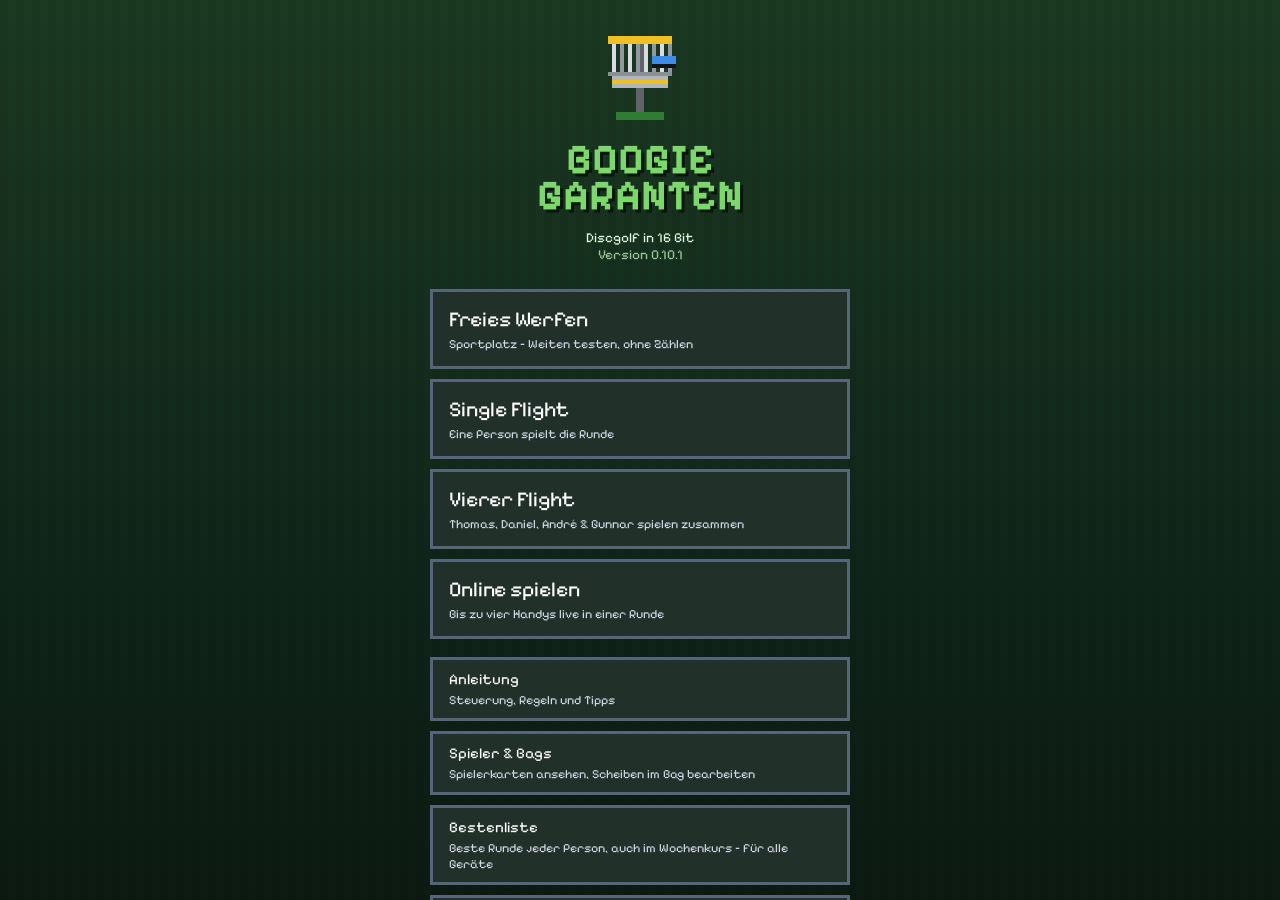
<file: index.html>
<!DOCTYPE html>
<html lang="de">
<head>
<meta charset="UTF-8">
<meta name="viewport" content="width=device-width, initial-scale=1">
<title>Boogie Garanten</title>
<meta name="theme-color" content="#1b3a22">
<meta name="apple-mobile-web-app-capable" content="yes">
<meta name="mobile-web-app-capable" content="yes">
<meta name="apple-mobile-web-app-status-bar-style" content="black">
<meta name="apple-mobile-web-app-title" content="Boogie G.">
<link rel="manifest" href="manifest.webmanifest">
<link rel="apple-touch-icon" href="icons/icon-180.png">
<link rel="icon" href="icons/icon-192.png">
<link rel="stylesheet" href="fonts/schrift.css">
<meta name="description" content="Boogie Garanten – Discgolf in 16 Bit. Alle 15 Bahnen des Hyzernauts Discgolfparcours im Volkspark Potsdam, mit Wind, Hyzer und Anhyzer, eigenen Bags und Putt-Modus. Kostenlos im Browser.">
<link rel="canonical" href="https://www.discgolf-game.de/">
<meta property="og:type" content="website">
<meta property="og:site_name" content="Boogie Garanten">
<meta property="og:locale" content="de_DE">
<meta property="og:url" content="https://www.discgolf-game.de/">
<meta property="og:title" content="Boogie Garanten – Discgolf in 16 Bit">
<meta property="og:description" content="Alle 15 Bahnen im Volkspark Potsdam, mit Wind, Hyzer, Anhyzer und eigenem Bag. Direkt im Browser spielen.">
<meta property="og:image" content="https://www.discgolf-game.de/icons/vorschau.png">
<meta property="og:image:width" content="1200">
<meta property="og:image:height" content="630">
<meta property="og:image:alt" content="Boogie Garanten: Pixel-Discgolfbahn mit Korb">
<meta name="twitter:card" content="summary_large_image">
<style>
  :root {
    --bg: #0e1116;
    --panel: #1a2029;
    --rand: #56657a;
    --text: #ffffff;
    --leise: #cdd6e2;
    --akzent: #7cd86a;
  }
  * { box-sizing: border-box; }
  [hidden] { display: none !important; }
  html, body { margin: 0; background: var(--bg); color: var(--text); font-family: "Pixelify Menue", "Silkscreen", monospace; }
  body { min-height: 100vh; }
  .rahmen { display: flex; gap: 12px; padding: 12px 16px; max-width: 1400px; margin: 0 auto; align-items: flex-start; }
  .spielfeld { flex: 1; min-width: 0; }
  canvas {
    display: block; width: 100%; aspect-ratio: 16 / 9;
    image-rendering: pixelated; image-rendering: crisp-edges;
    border: 3px solid var(--rand); background: #000; cursor: crosshair; touch-action: none;
  }
  .seite { width: 290px; flex-shrink: 0; display: flex; flex-direction: column; gap: 10px; }
  .box { background: var(--panel); border: 3px solid var(--rand); padding: 8px 10px; }
  h1 { font-size: 16px; margin: 0 0 2px; color: var(--akzent); }
  h2 { font-size: 11px; margin: 0 0 6px; color: var(--leise); font-weight: 400; text-transform: uppercase; }
  .klein { font-size: 10px; color: var(--leise); line-height: 1.5; }
  .spieler { display: grid; grid-template-columns: 12px 1fr auto auto auto; gap: 4px 8px; align-items: center; font-size: 12px; }
  .spieler .punkt { width: 10px; height: 10px; }
  .spieler .aktiv { color: var(--akzent); }
  .spieler .wert { text-align: right; }
  .knoepfe { display: flex; flex-wrap: wrap; gap: 4px; }
  button {
    font-family: inherit; font-size: 11px; color: var(--text); background: #263040;
    border: 2px solid var(--rand); padding: 5px 7px; cursor: pointer;
  }
  button:hover { border-color: var(--leise); }
  button.an { background: #35502f; border-color: var(--akzent); }
  .scheibe { display: grid; grid-template-columns: 8px 1fr auto; gap: 6px; align-items: center; width: 100%; text-align: left; }
  .scheibe .typ { width: 8px; height: 22px; }
  .scheibe small { display: block; color: var(--leise); font-size: 9px; font-weight: 400; }
  .scheibe .zahlen { font-size: 10px; color: #ffe08a; }
  .scheibe > span:nth-child(2), .spieler span:nth-child(2) { font-weight: 700; }
  .liste { display: flex; flex-direction: column; gap: 4px; }
  input[type=range] { width: 100%; accent-color: var(--akzent); }
  .zeile { display: flex; justify-content: space-between; font-size: 10px; color: var(--leise); }
  #werfen { width: 100%; font-size: 14px; padding: 10px; background: #35502f; border-color: var(--akzent); user-select: none; touch-action: none; }
  #werfen:disabled { opacity: .4; }
  kbd { font-family: inherit; background: #2b3542; border: 1px solid var(--rand); padding: 0 3px; color: var(--text); }
  .nur-mobil { display: none; }
  /* Hauptbildschirm */
  .menue {
    position: fixed; inset: 0; z-index: 20; overflow-y: auto;
    display: flex; justify-content: center; padding: 24px 16px;
    background:
      repeating-linear-gradient(90deg, rgba(0,0,0,.06) 0 8px, transparent 8px 16px),
      linear-gradient(#1b3a22, #10261a 60%, #0c1a12);
  }
  .menue[hidden] { display: none; }
  .menue-innen { margin: auto 0; width: 100%; max-width: 420px; display: flex; flex-direction: column; gap: 12px; }
  .titel { font-size: 34px; line-height: 1.05; text-align: center; margin: 0 0 4px; color: var(--akzent); text-shadow: 3px 3px 0 #0a140c; }
  .untertitel { text-align: center; font-size: 11px; color: #e2f5dc; margin: 0 0 14px; }
  .korbbild { display: block; margin: 0 auto 10px; image-rendering: pixelated; width: 96px; height: 96px; border: 0; background: none; cursor: default; }
  .gross { display: block; width: 100%; text-align: left; font-size: 17px; padding: 14px 16px; border-width: 3px; background: #22302a; }
  .gross small { display: block; font-size: 10px; color: var(--leise); margin-top: 4px; }
  .gross:hover, .gross:focus-visible { border-color: var(--akzent); }
  .person { display: flex; align-items: center; gap: 12px; }
  .person .punkt { width: 18px; height: 18px; flex-shrink: 0; }
  .vzeile { display: grid; grid-template-columns: 44px 1fr; gap: 6px 10px; align-items: center; border: 2px solid var(--rand); border-left: 6px solid var(--farbe); background: #1a2029; padding: 8px; }
  .vzeile canvas.mini { width: 44px; height: 44px; border: 2px solid var(--rand); aspect-ratio: auto; cursor: default; grid-row: span 2; }
  .vzeile .vname { font-size: 15px; color: var(--farbe); }
  .vzeile .vwahl { display: grid; grid-template-columns: repeat(4, 1fr); gap: 3px; }
  .vzeile .vwahl button { font-size: 10px; padding: 7px 2px; }
  .bahngitter { display: grid; grid-template-columns: repeat(5, 1fr); gap: 4px; }
  .bahngitter button { padding: 8px 0; font-size: 13px; }
  .bahngitter button.gespielt:not(.an) { color: var(--leise); border-style: dashed; }
  .kurswahl { border: 3px solid var(--rand); background: rgba(14, 17, 22, .55); padding: 10px; margin: 4px 0; }
  .kurswahl h2 { text-align: center; font-size: 13px; color: #ffe08a; }
  .kurs { text-align: left; font-size: 14px; padding: 10px 12px; background: #22302a; border-width: 3px; }
  .kurs small { display: block; font-size: 10px; color: var(--leise); margin-top: 3px; }
  .bestenliste { display: grid; grid-template-columns: auto 14px 1fr auto; gap: 8px 10px; align-items: center; font-size: 14px; }
  .bestenliste .punkt { width: 12px; height: 12px; display: inline-block; }
  .bestenliste .wert { text-align: right; }
  .bestenliste small { display: block; font-size: 10px; color: var(--leise); margin-top: 2px; }
  .person canvas.mini { width: 48px; height: 48px; border: 2px solid var(--rand); aspect-ratio: auto; flex-shrink: 0; cursor: pointer; }
  /* Spielerkarte im Sammelkarten-Stil */
  .spielerkarte { border: 4px solid var(--farbe); background: linear-gradient(#1f2630, #141820); padding: 12px; box-shadow: 0 0 0 3px #0a0c10, 6px 6px 0 #0a0c10; }
  .spielerkarte .kopfzeile { display: flex; justify-content: space-between; align-items: baseline; margin-bottom: 8px; }
  .spielerkarte .kname { font-size: 24px; color: var(--farbe); text-shadow: 2px 2px 0 #000; }
  .spielerkarte .khand { font-size: 10px; color: var(--leise); }
  .spielerkarte canvas.portrait { display: block; width: 100%; max-width: 260px; height: auto; aspect-ratio: 1; margin: 0 auto 10px; border: 3px solid #0a0c10; }
  .spielerkarte .kspitz { text-align: center; font-size: 12px; color: #ffe08a; margin-bottom: 8px; }
  .spielerkarte .kwerte { display: grid; grid-template-columns: 1fr auto; gap: 4px 10px; font-size: 11px; margin-bottom: 8px; }
  .spielerkarte .kwerte span:nth-child(even) { text-align: right; color: #ffe08a; }
  .spielerkarte .kinfo { font-family: system-ui, sans-serif; font-size: 14px; line-height: 1.4; margin: 0 0 8px; padding-left: 18px; }
  .spielerkarte .kbag { display: flex; flex-wrap: wrap; gap: 4px; }
  .spielerkarte .kbag span { font-size: 9px; padding: 3px 5px; border-left: 4px solid; background: #263040; }
  .doku { font-family: system-ui, -apple-system, sans-serif; font-size: 15px; line-height: 1.5; color: var(--text); }
  .doku h2 { font-family: "Pixelify Menue", "Silkscreen", monospace; font-size: 18px; color: var(--akzent); text-align: center; margin: 10px 0; }
  .doku h3 { font-family: "Pixelify Menue", "Silkscreen", monospace; font-size: 13px; color: #ffe08a; margin: 18px 0 6px; font-weight: 400; }
  .doku ul { margin: 0; padding-left: 18px; }
  .doku li { margin: 4px 0; }
  .doku p { margin: 0; }
  .doku code { background: #263040; padding: 0 4px; }
  .doku-zurueck { width: 100%; margin: 6px 0; font-size: 13px; padding: 10px; }
  select, input { font-family: inherit; font-size: 12px; background: #263040; color: var(--text); border: 2px solid var(--rand); padding: 6px; }
  .bagzeile { border: 2px solid var(--rand); border-left: 6px solid var(--typ); background: #1a2029; padding: 8px; display: grid; gap: 6px; }
  .bagzeile .bz-name { font-size: 14px; width: 100%; }
  .bagzeile .bz-zahlen { display: grid; grid-template-columns: 2.1fr repeat(4, 1fr); gap: 4px; }
  .bagzeile .bz-zahlen label { display: flex; flex-direction: column; font-size: 9px; color: var(--leise); gap: 2px; }
  .bagzeile .bz-zahlen input, .bagzeile .bz-zahlen select { width: 100%; min-width: 0; padding: 6px 4px; font-size: 13px; }
  .bagzeile .bz-fuss { display: flex; justify-content: space-between; align-items: center; font-size: 11px; }
  .bagzeile .bz-fuss label { display: flex; gap: 6px; align-items: center; }
  .regler label { display: flex; justify-content: space-between; font-size: 11px; }
  .regler output { color: var(--akzent); }
  #scheibenchip { border-left-width: 6px; text-align: left; white-space: nowrap; overflow: hidden; text-overflow: ellipsis; }
  .tabs {
    display: none; position: fixed; left: 0; right: 0; bottom: 0; z-index: 5; gap: 6px;
    background: var(--panel); border-top: 3px solid var(--rand);
    padding: 6px 12px calc(6px + env(safe-area-inset-bottom));
  }
  .tabs button { flex: 1; font-size: 13px; padding: 12px 6px; }
  .tabs .dreh { flex: 0.7; font-size: 20px; padding: 8px 2px; user-select: none; -webkit-user-select: none; touch-action: none; }
  .tabs #werfen2 { flex: 1.6; background: #35502f; border-color: var(--akzent); user-select: none; -webkit-user-select: none; touch-action: none; }
  .tabs #werfen2:disabled { opacity: .4; }
  /* Spielfeld: Richtung, Werfen, Menü – im Menü nur „Zurück zum Spiel“; beim Putten keine Richtungspfeile */
  body[data-ansicht="feld"] .tabs .zum-spiel,
  body[data-ansicht="bag"] .tabs .dreh, body[data-ansicht="bag"] .tabs #werfen2, body[data-ansicht="bag"] .tabs .zum-menue,
  body.putt .tabs .dreh { display: none; }
  .tabs .zum-spiel { background: #35502f; border-color: var(--akzent); }
  /* Hochkant: Bahn steht senkrecht, Abwurf unten */
  .feldrahmen { position: relative; }
  .feldrahmen.hoch { width: fit-content; max-width: 100%; margin: 0 auto; }
  .kamknoepfe { position: absolute; right: 8px; top: 50%; transform: translateY(-50%); display: flex; flex-direction: column; gap: 4px; opacity: .9; }
  .kamknoepfe button { background: rgba(14, 17, 22, .72); padding: 6px 4px; width: 62px; font-size: 10px !important; border-width: 2px; }
  .kamknoepfe button.an { background: #35502f; border-color: var(--akzent); }
  canvas.zieht { cursor: grab; }
  canvas.hoch {
    aspect-ratio: 9 / 16; width: auto; max-width: 100%; margin: 0 auto;
    height: min(calc(100vh - 200px), calc((100vw - 24px) * 16 / 9));
    height: min(calc(100dvh - 200px), calc((100vw - 24px) * 16 / 9));
  }
  /* Nah am Korb, aber normal werfen: Platz für „Zurück zum Putten“ unter den Wurf-Knöpfen lassen */
  body.wechsel canvas.hoch {
    height: min(calc(100vh - 242px), calc((100vw - 24px) * 16 / 9));
    height: min(calc(100dvh - 242px), calc((100vw - 24px) * 16 / 9));
  }
  /* Touch-Geräte (Handy und Tablet): kein Markieren/Kopieren-Menü beim langen Drücken */
  @media (pointer: coarse) {
    .rahmen, .tabs, button, canvas { -webkit-user-select: none; user-select: none; -webkit-touch-callout: none; }
  }
  /* Kompakte Ansicht (Spielfeld + Leiste unten, Menü als zweite Ansicht): Handy und alle Touch-Geräte */
  @media (max-width: 860px), (pointer: coarse) {
    .rahmen { flex-direction: column; align-items: stretch; padding: 8px 12px 84px; gap: 8px; }
    .seite { width: 100%; gap: 8px; }
    .hilfe { display: none; }
    .tabs { display: flex; }
    .nur-mobil { display: block; }
    body[data-ansicht="feld"] .nur-bag { display: none; }
    body[data-ansicht="bag"] .spielfeld, body[data-ansicht="bag"] .nur-feld { display: none; }
    #winkelbox h2, #winkelbox .zeile, #winkel, #puttbox p, #werfen { display: none; }
    #winkelbox .knoepfe, #puttbox .knoepfe { flex-wrap: nowrap; }
    #winkelbox .knoepfe button, #puttbox .knoepfe button { flex: 1; padding: 9px 4px; min-width: 0; }
    button { touch-action: manipulation; font-size: 13px; }
    /* größere Schrift auf dem Handy */
    h1 { font-size: 19px; }
    h2 { font-size: 13px; }
    .klein { font-size: 12px; }
    .spieler { font-size: 16px; gap: 8px 10px; grid-template-columns: 14px 1fr auto auto auto; }
    .spieler .punkt { width: 13px; height: 13px; }
    .scheibe { padding: 10px; font-size: 16px; }
    .scheibe small { font-size: 12px; margin-top: 2px; }
    .scheibe .zahlen { font-size: 14px; }
    .scheibe .typ { height: 30px; }
    #winkelbox .knoepfe button, #puttbox .knoepfe button { font-size: 13px; }
    .tabs button { font-size: 15px; }
    canvas { -webkit-user-select: none; user-select: none; -webkit-touch-callout: none; }
  }
  /* Touch quer (z. B. iPad 4:3): Spielfeld so groß, dass Wurf-Knöpfe und Leiste darunter noch passen – unverzerrt */
  @media (pointer: coarse) and (min-width: 861px) and (orientation: landscape) {
    body[data-ansicht="feld"] #feldrahmen canvas { width: auto; max-width: none; margin: 0 auto;
      height: min(calc(100vh - 250px), calc((100vw - 24px) * 9 / 16));
      height: min(calc(100dvh - 250px), calc((100vw - 24px) * 9 / 16)); }
  }
  /* Breite Tablets quer (ab 16:10): Wurf-Knöpfe rechts neben dem Feld */
  @media (pointer: coarse) and (min-width: 861px) and (orientation: landscape) and (min-aspect-ratio: 16/10) {
    body[data-ansicht="feld"] .rahmen { flex-direction: row; align-items: flex-start; max-width: none; }
    body[data-ansicht="feld"] .spielfeld { flex: 1; min-width: 0; }
    /* Höhe = kleinere von Bildschirmhöhe und Breite·9/16, Breite folgt dem Seitenverhältnis – nie verzerrt */
    body[data-ansicht="feld"] #feldrahmen canvas { width: auto; max-width: none; margin: 0 auto;
      height: min(calc(100vh - 110px), calc((100vw - 300px) * 9 / 16));
      height: min(calc(100dvh - 110px), calc((100vw - 300px) * 9 / 16)); }
    body[data-ansicht="feld"] .seite { width: 230px; }
    body[data-ansicht="feld"] #winkelbox .knoepfe, body[data-ansicht="feld"] #puttbox .knoepfe { flex-wrap: wrap; }
    body[data-ansicht="feld"] #winkelbox .knoepfe button, body[data-ansicht="feld"] #puttbox .knoepfe button { flex: 1 1 100%; padding: 14px 4px; }
  }
  /* Abschlussscreen nach einer ganzen Runde */
  .abschluss { max-width: 760px; }
  .abschluss .titel { font-size: 28px; margin: 0; }
  .ab-platz { display: grid; grid-template-columns: auto 44px 1fr auto; gap: 4px 10px; align-items: center; border: 2px solid var(--rand); border-left: 6px solid var(--farbe); background: #1a2029; padding: 8px 10px; }
  .ab-platz.erster { border-color: #ffd84a; border-left-color: var(--farbe); background: #2a2a1a; }
  .ab-platz .rang { font-size: 18px; color: #ffe08a; min-width: 26px; text-align: center; }
  .ab-platz canvas.mini { width: 44px; height: 44px; border: 2px solid var(--rand); aspect-ratio: auto; cursor: default; }
  .ab-platz .aname { font-size: 15px; color: var(--farbe); }
  .ab-platz .aname small { display: block; font-size: 10px; color: var(--leise); margin-top: 3px; }
  .ab-platz .aname .best { color: #ffe08a; }
  .ab-platz .agesamt { text-align: right; font-size: 18px; }
  .ab-platz .agesamt small { display: block; font-size: 11px; color: var(--leise); }
  .ab-karte { overflow-x: auto; }
  .ab-karte table { border-collapse: collapse; margin: 0 auto; font-size: 12px; }
  .ab-karte th, .ab-karte td { padding: 3px 2px; text-align: center; min-width: 26px; }
  .ab-karte th { color: var(--leise); font-weight: 400; font-size: 10px; }
  .ab-karte .pname { text-align: left; padding-right: 8px; white-space: nowrap; }
  .ab-karte .par td, .ab-karte td.par { color: var(--leise); }
  .ab-karte .summe { border-left: 2px solid var(--rand); padding-left: 6px; font-weight: 700; }
  .ab-karte tr.fuss td { border-top: 2px solid var(--rand); border-left: 0; font-weight: 700; }
  .ab-karte tbody tr:nth-child(even) { background: rgba(255,255,255,.04); }
  .ab-karte .w { display: inline-block; width: 20px; height: 20px; line-height: 20px; box-sizing: border-box; }
  .w.ass { background: #ffd84a; color: #1a1400; border-radius: 50%; }
  .w.eagle { border: 2px solid #9be07a; border-radius: 50%; box-shadow: 0 0 0 2px #9be07a; line-height: 16px; }
  .w.birdie { border: 2px solid #9be07a; border-radius: 50%; line-height: 16px; }
  .w.bogey { border: 2px solid #ff9a5a; line-height: 16px; }
  .w.doppel { background: #c8453a; }
  .ab-legende { display: flex; flex-wrap: wrap; justify-content: center; gap: 6px 12px; margin: 8px 0 0; }
  .ab-legende span { display: inline-flex; align-items: center; gap: 4px; }
  .ab-legende .w { width: 14px; height: 14px; line-height: 10px; font-size: 0; }
  .ab-legende .w.ass, .ab-legende .w.doppel { line-height: 14px; }
  .ab-knoepfe { display: grid; grid-template-columns: repeat(3, 1fr); gap: 8px; }
  .ab-knoepfe .gross { text-align: center; font-size: 14px; padding: 12px 8px; }
  .ab-knoepfe #ab-neu { background: #35502f; border-color: var(--akzent); }
  @media (max-width: 600px) { .ab-knoepfe { grid-template-columns: 1fr; } }
</style>
</head>
<body data-ansicht="feld">
<div class="menue" id="menue">
  <div class="menue-innen">
    <canvas class="korbbild" id="korbbild" width="24" height="24"></canvas>
    <h1 class="titel">BOOGIE<br>GARANTEN</h1>
    <p class="untertitel">Discgolf in 16 Bit<br><span style="color:#9fc49a">Version 0.10.1</span></p>
    <div id="menue-start" class="liste" style="gap:10px">
      <button class="gross" data-modus="frei">Freies Werfen<small>Sportplatz – Weiten testen, ohne Zählen</small></button>
      <button class="gross" data-modus="single">Single Flight<small>Eine Person spielt die Runde</small></button>
      <button class="gross" data-modus="vierer">Vierer Flight<small id="vierer-namen"></small></button>
      <button class="gross" id="zu-online">Online spielen<small>Bis zu vier Handys live in einer Runde</small></button>
      <button class="gross" id="zu-doku" style="font-size:12px;padding:10px 16px;margin-top:8px">Anleitung<small>Steuerung, Regeln und Tipps</small></button>
      <button class="gross" id="zu-bags" style="font-size:12px;padding:10px 16px">Spieler & Bags<small>Spielerkarten ansehen, Scheiben im Bag bearbeiten</small></button>
      <button class="gross" id="zu-bestenliste" style="font-size:12px;padding:10px 16px">Bestenliste<small>Beste Runde jeder Person, auch im Wochenkurs – für alle Geräte</small></button>
      <button class="gross" id="zu-einstellungen" style="font-size:12px;padding:10px 16px">Einstellungen<small>Wurfart und Jahreszeit</small></button>
      <button class="gross" id="zu-dev" style="font-size:12px;padding:10px 16px;border-color:#ff9a5a" hidden>Entwicklung<small>Parameter einstellen – nur in der Vorschau</small></button>
      <p class="klein" style="text-align:center;margin:10px 0 0"><a href="#" id="melde-fehler" style="color:var(--leise)">Fehler melden</a> · <a href="#" id="melde-wunsch" style="color:var(--leise)">Idee vorschlagen</a></p>
      <p class="klein" style="text-align:center;margin:10px 0 0"><a href="impressum.html" style="color:var(--leise)">Impressum</a> · <a href="datenschutz.html" style="color:var(--leise)">Datenschutz</a></p>
    </div>
    <div id="menue-doku" class="doku" hidden>
      <button class="doku-zurueck">← Zurück</button>
      <h2>Anleitung</h2>

      <h3>Spielmodi</h3>
      <ul>
        <li><b>Freies Werfen:</b> Sportplatz mit Fußballfeld und Entfernungsmarken alle 25 m, Korb in 130 m. Jeder Wurf startet am Abwurf, es wird nicht gezählt. Kreuze zeigen, wo deine Scheiben gelandet sind; der weiteste Wurf ist gold.</li>
        <li><b>Single Flight:</b> eine Person spielt die Runde.</li>
        <li><b>Vierer Flight:</b> Thomas, Daniel, André und Gunnar spielen zusammen. Für jede Person wählst du, ob ein Mensch spielt oder der Computer – <b>Locker</b>, <b>Solide</b> oder <b>Profi</b>. Mindestens eine Person muss ein Mensch sein. An der ersten Bahn wird die Abwurf-Reihenfolge ausgelost. Erst werfen alle ab, danach wirft immer, wer am weitesten vom Korb weg ist. An der nächsten Bahn beginnt, wer die letzte am besten gespielt hat. Spielen alle vier an einer Bahn ein Birdie (oder besser), gibt es einen <b>Star Frame</b> – mit eigenem Feier-Bildschirm. Vor dem ersten Abwurf an der letzten Bahn einer ganzen Runde geben sich alle vier die Faust und wünschen sich eine schöne letzte (Tippen oder eine Taste überspringt das).</li>
        <li><b>Bestenliste:</b> Nach jeder ganzen Runde (alle Bahnen, Single, Vierer oder online) wird das Ergebnis jeder Person hochgeladen. In der Bestenliste im Hauptmenü steht für jede Person die beste Runde – für alle Geräte gemeinsam. Runden des Computers zählen nicht. Ohne Internet wird das Ergebnis später nachgeschickt. Der Wochenkurs hat eine eigene Bestenliste für seine Woche.</li>
        <li><b>Wochenkurs:</b> Jede Woche gibt es einen neuen, zufällig erzeugten Kurs mit eigenem Thema (z. B. Wüste mit Kakteen, Felsen und ausgetrockneten Flussbetten – die Flussbetten sind OB). Er wechselt montags um 0:00 Uhr. Frühere Wochenkurse mit ihren Siegern stehen im <a href="archiv/" style="color:var(--akzent)">Archiv</a> und können dort weiter gespielt werden (ohne Wertung).</li>
        <li><b>Online spielen:</b> Bis zu vier Handys spielen live zusammen. Eine Person tippt „Raum eröffnen“ und sagt den anderen den 4-Buchstaben-Code; die anderen geben ihn unter „Beitreten“ ein. Jeder wählt seine Figur (mit dem eigenen Bag), freie Figuren kann der Gastgeber vom Computer spielen lassen. Der Gastgeber wählt die Bahnen und startet. Alle sehen jeden Wurf live; wer dran ist, wirft auf seinem Handy. Bricht eine Verbindung ab, übernimmt der Computer, bis das Handy wieder da ist – nach dem Neuladen kommst du automatisch zurück in den Raum. Weiter zur nächsten Bahn und Bahn wählen kann nur der Gastgeber.</li>
        <li><b>Kurs:</b> Nach Single oder Vierer Flight wählst du den Kurs und ob die ganze Runde oder eine einzelne Bahn gespielt wird (online macht das der Gastgeber in der Lobby). Es gibt den Hyzernauts Discgolfparcours im Volkspark Potsdam und den Wochenkurs – weitere Kurse folgen.</li>
        <li><b>Rundenende:</b> Nach der letzten Bahn einer ganzen Runde führt ein Tippen zum Abschluss: Platzierung, Scorekarte aller Bahnen (Ass, Birdie, Bogey … farbig markiert) und die Wahl zwischen <b>Neue Runde</b> (gleicher Kurs, gleiche Spieler, Taste <kbd>R</kbd>), <b>Anderer Kurs</b> (gleiche Spieler) und <b>Hauptmenü</b> (<kbd>M</kbd>). Online entscheidet der Gastgeber; „Anderer Kurs“ führt dort zurück in die Lobby.</li>
        <li><b>Bahn wählen (Training):</b> Spielst du nur eine einzelne Bahn, kannst du im Spiel (Handy: unter „Menü“, Rechner: rechts) direkt auf jede andere Bahn springen. In einer ganzen Runde geht das nicht – dort werden die Bahnen der Reihe nach gespielt, damit keine Bahn wiederholt werden kann.</li>
      </ul>

      <h3>Werfen</h3>
      <ul>
        <li><b>Zielen:</b> Handy – dorthin tippen, wohin der Wurf gehen soll. Rechner – Maus bewegen oder <kbd>←</kbd> <kbd>→</kbd>.</li>
        <li><b>Kraft:</b> gedrückt halten (Spielfeld, „Werfen“ oder <kbd>Leertaste</kbd>), der Kraftbalken pendelt, beim Loslassen wird geworfen.</li>
        <li><b>Richtung beim Halten:</b> Solange du gedrückt hältst, kannst du noch ziehen und so die Richtung bis zum Loslassen ändern – auf dem Spielfeld folgt die Ziellinie dem Finger, beim Werfen-Knopf dreht seitliches Ziehen die Richtung.</li>
        <li><b>Wurf abbrechen:</b> Halte einfach weiter gedrückt. Die Kraft steigt bis zum Maximum und fällt wieder auf 0 – dort bleibt sie stehen, und Loslassen bricht den Wurf ab, ohne dass er zählt.</li>
        <li><b>Richtung am Handy:</b> die Knöpfe <b>&lt;</b> und <b>&gt;</b> neben „Werfen“ drehen die Wurfrichtung, gedrückt halten dreht schneller.</li>
        <li><b>Streuung:</b> Je mehr Kraft, desto stärker weichen Richtung, Weite und Winkel ab. Im roten Bereich wird es wild.</li>
        <li><b>Scheibe:</b> Das Spiel wählt passend zur Entfernung (Driver weit weg, Putter nah). Du kannst jederzeit selbst wechseln (Handy: unter „Menü“).</li>
      </ul>

      <h3>Abwurfwinkel und Wurfart</h3>
      <ul>
        <li><b>Hyzer</b> kippt die Scheibe nach außen: Sie zieht nach links.</li>
        <li><b>Anhyzer</b> kippt nach innen: Sie zieht nach rechts.</li>
        <li>Erstes Tippen auf Hyzer oder Anhyzer = 5°, jedes weitere Tippen +5° bis 30°, danach wieder 5°.</li>
        <li><b>Vorhand</b> spiegelt alle Kurven (Hyzer nach rechts), fliegt etwas kürzer und streut mehr.</li>
        <li><b>Wurfart an der nächsten Bahn:</b> Normalerweise bleibt deine letzte Auswahl. Unter „Einstellungen“ im Hauptmenü kannst du festlegen, dass an jeder Bahn wieder der Lieblingswurf der Person laut Spielerkarte gewählt ist.</li>
        <li>Linkshänder (in taschen.js) spiegeln ebenfalls alle Kurven.</li>
      </ul>

      <h3>Flugzahlen</h3>
      <p>Jede Scheibe hat vier Zahlen wie auf der echten Scheibe: <b>Speed</b> (Weite), <b>Glide</b> (wie lange sie segelt), <b>Turn</b> (Kurve nach rechts bei hoher Geschwindigkeit, negativ = mehr) und <b>Fade</b> (Haken nach links am Ende – je langsamer die Scheibe, desto mehr seitlich).</p>

      <h3>Wind, Bäume und OB</h3>
      <ul>
        <li><b>Wind</b> (oben rechts): Der Pfeil zeigt, wohin der Wind weht, die Zahl die Stärke in m/s. Jede Bahn bekommt neuen Wind (1–6 m/s), dazu kleine Böen bei jedem Wurf. Im Training (Freies Werfen oder eine einzelne Bahn) würfelst du mit Tippen auf die Windanzeige (Taste <kbd>N</kbd>) neuen Wind aus.
          <ul>
            <li><b>Gegenwind:</b> kürzer (bei 5 m/s etwa 15 %, höchstens 30 %) und instabiler – deutlich mehr Turn, am Ende auch etwas mehr Fade.</li>
            <li><b>Rückenwind:</b> etwas weiter (höchstens 15 %) und stabiler – weniger Turn und weniger Fade, die Scheibe fliegt gerader.</li>
            <li><b>Seitenwind:</b> versetzt die Scheibe während des ganzen Flugs zur Seite – je länger sie fliegt, desto mehr.</li>
            <li><b>Putten:</b> Seitenwind lässt das Fadenkreuz driften; beim Push-Putt stärker als beim Spin-Putt.</li>
          </ul></li>
        <li><b>Bäume:</b> Fliegt die Scheibe durch eine Krone, gibt es drei Möglichkeiten: Sie <b>prallt ab</b> (45 %, mit leichtem Kick), wird von den Ästen <b>abgebremst</b> und fliegt deutlich kürzer weiter (30 %), oder sie fliegt <b>durch eine Lücke</b> (25 %). In den ersten 5 m ab Abwurfpunkt zählen Bäume nicht.</li>
        <li><b>OB</b> (weiße Linie mit roten Pflöcken, Zaun, dunkleres Gras): Strafwurf, weiter geht es dort, wo die Scheibe ins Aus geflogen ist. Der Rand des Spielfelds ist immer OB.</li>
        <li><b>Throw-in:</b> Auch ein normaler Wurf kann direkt im Korb landen – von außerhalb des Circles (über 10 m) oder sogar vom Abwurf (Ace). Das ist selten: aus 20 m etwa jeder 250. gut gezielte Wurf, vom Abwurf etwa jeder 2000. Die Scheibe muss tief genug am Korb ankommen; gegen Ende des Flugs (wenn sie schon langsamer wird) bleibt sie öfter in den Ketten hängen, sonst prallt sie ab.</li>
        <li><b>Bahn 1 „Bowling“:</b> Auf dem Holzdeck rutscht die Scheibe weit – und kann direkt in den Korb rutschen (STRIKE!).</li>
        <li><b>Bahn 9 (Insel):</b> Der Korb steht in einer Box kurz hinter dem Weg – vorne und links Baumstämme, rechts Sträucher. Alles außerhalb der Box ist OB. Nach OB geht es vom zweiten Abwurf weiter (gelb umrandeter Kasten auf dem Fairway).</li>
        <li><b>Bahn 14 (Mando):</b> Der Wurf muss rechts am großen Baum vor dem Korb vorbei (gelbe Linie, roter Pfeil). Wer links vorbei fliegt, bekommt +1 und wirft noch einmal von der alten Lage.</li>
        <li><b>Bahn 12 (Mando):</b> Der Wurf muss zwischen dem großen Baum links vom Weg und dem kleinen Baum rechts davon hindurch (gelbe Linie, rote Pfeile). Wer außen vorbei fliegt, bekommt +1 und wirft von der Dropzone vor der Lücke weiter (gelb umrandeter Kasten links vom Weg).</li>
      </ul>

      <h3>Putten (unter 10 m)</h3>
      <ul>
        <li>Ein Fadenkreuz wackelt um den Korb. Tippen bzw. <kbd>Leertaste</kbd>, wenn es auf den Ketten ist. Grün = Treffer möglich.</li>
        <li><b>Spin-Putt:</b> wackliger, aber kaum Wind. Daneben fliegt er weit vorbei.</li>
        <li><b>Push-Putt:</b> ruhiger, aber der Wind trägt mehr. Daneben bleibt er nah am Korb.</li>
        <li>„Normal werfen statt putten“ schaltet auf einen normalen Wurf um, z. B. wenn ein Baum im Weg steht.</li>
      </ul>

      <h3>Kamera und Umsehen</h3>
      <ul>
        <li>Die Kamera zoomt automatisch (Übersicht, mittel, nah): am Abwurf immer Übersicht, näher am Korb näher dran. Im Flug bleibt die Stufe fest.</li>
        <li><b>Umsehen</b> (<kbd>U</kbd>): Die Bahn durch Ziehen verschieben. Werfen ist dann aus – nochmal tippen beendet das Umsehen.</li>
      </ul>

      <h3>Stärken der Spieler</h3>
      <ul>
        <li><b>Daniel</b> putten sehr ruhig – auch weite Putts wackeln kaum, Wind stört wenig.</li>
        <li><b>Thomas</b> wirft Rückhand weiter und präziser (kleinerer gelb-roter Bereich).</li>
        <li><b>André</b> wirft Vorhand weiter und präziser.</li>
        <li><b>Gunnar</b> ist bei Rückhand-S-Line- und Flex-Shots sehr präzise: mit Anhyzer oder flach mit einer unterstabilen Scheibe (Turn −2 oder weniger, z. B. seine Heat).</li>
        <li><b>Lieblingsscheibe:</b> Wer mit seiner Lieblingsscheibe wirft, streut weniger und wirft etwas weiter.</li>
        <li>Ein ★ hinter dem Wurf zeigt an, dass eine Stärke greift. <b>★★ = Doppelstärke:</b> Lieblingsscheibe und Superskill zusammen, z. B. Gunnar mit der Heat als Rückhand-S-Line.</li>
      </ul>

      <h3>Thomas</h3>
      <p>Wenn ein Wurf schiefgeht (Baum, OB, stark verzogen) oder ein Putt danebengeht, ruft Thomas: „Achtung, zweite Scheibe!“</p>

      <h3>Fehler und Ideen</h3>
      <ul>
        <li>Unten im Hauptmenü: <b>Fehler melden</b> oder <b>Idee vorschlagen</b>. Es öffnet sich ein Formular auf GitHub (Version und Gerät sind schon eingetragen). Dafür braucht man ein kostenloses GitHub-Konto – ohne Konto einfach eine E-Mail an <a href="mailto:junna@gmx.net">junna@gmx.net</a>.</li>
      </ul>

      <h3>Als App installieren</h3>
      <ul>
        <li><b>iPhone:</b> in Safari „Teilen“ → „Zum Home-Bildschirm“.</li>
        <li><b>Android:</b> in Chrome Menü ⋮ → „App installieren“ bzw. „Zum Startbildschirm hinzufügen“.</li>
        <li>Das Spiel startet dann im Vollbild ohne Browserleiste und funktioniert auch offline.</li>
      </ul>

      <h3>Anpassen</h3>
      <ul>
        <li><b>taschen.js:</b> Spieler, Farben, Wurfhand und die Scheiben jedes Bags mit Flugzahlen. <code>standard: true</code> = Startscheibe, <code>ruf</code> / <code>rufDatei</code> = Ruf als Text bzw. Aufnahme.</li>
        <li><b>bahnen.js:</b> alle Kurse (KURSE) mit ihren Bahnen und das freie Feld. Ein neuer Kurs ist ein weiterer Eintrag in KURSE und erscheint automatisch in der Kursauswahl.</li>
        <li><b>wochenbahnen.js / wochen.js:</b> alle Wochenbahnen (erzeugt mit werkzeuge/wochenbahn.mjs) und die Auswahl der Bahn dieser Woche als zusätzlicher Kurs.</li>
        <li><b>Spieler & Bags</b> (Hauptmenü) bzw. „Bag bearbeiten“ auf der Spielerkarte: Scheiben hinzufügen, umbenennen, Typ und Flugzahlen ändern, entfernen und die Lieblingsscheibe festlegen. Wird in diesem Browser gespeichert und lässt sich auf das Original zurücksetzen.</li>
      </ul>
      <button class="doku-zurueck">← Zurück</button>
    </div>
    <div id="menue-bag" class="liste" style="gap:8px" hidden>
      <h2 id="bag-titel" style="text-align:center;font-size:13px">Bag bearbeiten</h2>
      <div id="bag-liste" class="liste" style="gap:8px"></div>
      <button id="bag-neu">+ Scheibe hinzufügen</button>
      <div class="knoepfe"><button id="bag-speichern" class="an" style="flex:1;padding:10px">Speichern</button><button id="bag-abbrechen" style="flex:1;padding:10px">Abbrechen</button></div>
      <button id="bag-reset">Bag auf Original zurücksetzen</button>
      <p class="klein" style="margin:0">Speed 1–15, Glide 1–7, Turn −5 bis +2, Fade 0–5. Änderungen werden in diesem Browser gespeichert.</p>
    </div>
    <div id="menue-vierer" class="liste" style="gap:8px" hidden>
      <h2 style="text-align:center;font-size:13px">Vierer Flight – wer spielt?</h2>
      <div id="vierer-liste" class="liste" style="gap:8px"></div>
      <p class="klein" style="margin:0">Computer: <b>Locker</b> zielt grob und puttet wacklig · <b>Solide</b> wägt Scheibe, Richtung und Kraft ab · <b>Profi</b> rechnet viele Würfe durch und puttet fast immer sauber. Mindestens eine Person muss ein Mensch sein.</p>
      <button class="gross" id="vierer-los" style="text-align:center">Los geht's</button>
      <button id="vierer-zurueck">← Zurück</button>
    </div>
    <div id="menue-kurs" class="liste" style="gap:10px" hidden>
      <div class="kurswahl">
        <h2>Kurs wählen</h2>
        <div id="kurse" class="liste" style="gap:8px"></div>
        <p class="klein" style="margin:6px 0 0;text-align:center">Weitere Kurse folgen …</p>
      </div>
      <label class="klein" style="display:flex;gap:8px;align-items:center;justify-content:space-between">Bahnen:
        <select id="rundenwahl"></select></label>
      <button class="gross" id="kurs-weiter" style="text-align:center">Weiter</button>
      <button id="kurs-zurueck">← Zurück</button>
    </div>
    <div id="menue-bestenliste" class="liste" style="gap:10px" hidden>
      <h2 style="text-align:center;font-size:13px">Bestenliste</h2>
      <div id="bl-bereiche" class="liste" style="gap:6px"></div>
      <p class="klein" style="margin:0">Zählt die beste ganze Runde (alle Bahnen) jeder Person – egal auf welchem Gerät, ob Single, Vierer oder online. Beim Wochenkurs zählt die beste ganze Runde der Woche. Runden des Computers zählen nicht.</p>
      <p class="klein" style="margin:0;text-align:center"><a href="archiv/" style="color:var(--akzent)">Archiv der Wochenkurse →</a></p>
      <button id="bestenliste-zurueck">← Zurück</button>
    </div>
    <div id="menue-einstellungen" class="liste" style="gap:8px" hidden>
      <h2 style="text-align:center;font-size:13px">Einstellungen</h2>
      <h3 style="font-size:12px;margin:6px 0 0">Wurfart an jeder Bahn</h3>
      <div class="liste" id="wurfart-wahl" style="gap:8px">
        <button class="gross" data-wurfartwahl="letzte">Letzte Auswahl behalten<small>Wer auf Vorhand umstellt, wirft auch an der nächsten Bahn Vorhand</small></button>
        <button class="gross" data-wurfartwahl="liebling">Lieblingswurf der Person<small>An jeder Bahn wieder Rückhand bzw. Vorhand laut Spielerkarte</small></button>
      </div>
      <h3 style="font-size:12px;margin:6px 0 0">Jahreszeit</h3>
      <p class="klein" style="margin:0">Gilt für den Kurs in Potsdam. Der Wochenkurs hat immer die Optik seines Themas.</p>
      <div class="liste" id="grafik-wahl" style="gap:8px">
        <button class="gross" data-grafikwahl="auto">Nach Datum<small id="grafik-auto-info">Jahreszeit wie draußen</small></button>
        <div class="knoepfe">
          <button data-grafikwahl="fruehling">Frühling</button>
          <button data-grafikwahl="sommer">Sommer</button>
          <button data-grafikwahl="herbst">Herbst</button>
          <button data-grafikwahl="winter">Winter</button>
        </div>
      </div>
      <p class="klein" style="margin:0">Wird in diesem Browser gespeichert.</p>
      <button id="einstellungen-zurueck">← Zurück</button>
    </div>
    <div id="menue-dev" class="liste" style="gap:8px" hidden>
      <h2 style="text-align:center;font-size:13px">Entwicklung – Parameter</h2>
      <p class="klein" style="margin:0">Nur in der Vorschau (/dev/, /dev-graphic/). Änderungen gelten sofort und bleiben auf diesem Gerät gespeichert. Mit „Werte kopieren“ kannst du sie mir schicken.</p>
      <div class="devregler liste" style="gap:6px"></div>
      <button id="dev-zurueck">← Zurück</button>
    </div>
    <div id="menue-online" class="liste" style="gap:8px" hidden>
      <h2 style="text-align:center;font-size:13px">Online spielen</h2>
      <div id="mp-einstieg" class="liste" style="gap:8px">
        <label class="klein">Dein Name<input id="mp-name" maxlength="20" autocomplete="nickname" style="width:100%;margin-top:4px"></label>
        <button class="gross" id="mp-neu" style="text-align:center">Raum eröffnen</button>
        <div class="kurswahl liste" style="gap:6px">
          <label class="klein">Code eines Raums<input id="mp-code" maxlength="4" autocapitalize="characters" autocomplete="off" spellcheck="false" placeholder="ABCD" style="width:100%;margin-top:4px;font-size:22px;letter-spacing:8px;text-align:center;text-transform:uppercase"></label>
          <button class="gross" id="mp-beitreten" style="text-align:center">Beitreten</button>
        </div>
      </div>
      <div id="mp-lobby" class="liste" style="gap:8px" hidden>
        <div class="kurswahl" style="text-align:center">
          <p class="klein" style="margin:0">Code für die anderen</p>
          <p id="mp-raumcode" style="font-size:34px;letter-spacing:10px;margin:6px 0;color:#ffe08a">----</p>
        </div>
        <div id="mp-mitglieder" class="liste" style="gap:4px"></div>
        <p class="klein" style="margin:4px 0 0">Wähle deine Figur:</p>
        <div id="mp-figuren" class="liste" style="gap:6px"></div>
        <div id="mp-hostbox" class="liste" style="gap:6px">
          <label class="klein" style="display:flex;gap:8px;align-items:center;justify-content:space-between">Kurs:
            <select id="mp-kurs"></select></label>
          <label class="klein" style="display:flex;gap:8px;align-items:center;justify-content:space-between">Bahnen:
            <select id="mp-runde"></select></label>
          <button class="gross" id="mp-start" style="text-align:center">Spiel starten</button>
        </div>
        <p id="mp-warte" class="klein" style="text-align:center;margin:0" hidden>Der Gastgeber startet das Spiel.</p>
      </div>
      <p id="mp-status" class="klein" style="text-align:center;margin:0"></p>
      <button id="mp-raus">← Zurück</button>
    </div>
    <div id="menue-karte" class="liste" style="gap:10px" hidden>
      <div class="spielerkarte" id="spielerkarte"></div>
      <button class="gross" id="karte-los" style="text-align:center">Los geht's</button>
      <button id="karte-bag">Bag bearbeiten</button>
      <button id="karte-zurueck">← Andere Person</button>
    </div>
    <div id="menue-wahl" class="liste" style="gap:10px" hidden>
      <h2 id="wahl-titel" style="text-align:center;font-size:13px">Wer spielt?</h2>
      <div id="personen" class="liste" style="gap:10px"></div>
      <button id="zurueck" style="margin-top:6px">← Zurück</button>
    </div>
  </div>
</div>
<div class="menue" id="abschluss" hidden>
  <div class="menue-innen abschluss">
    <h1 class="titel">Runde beendet</h1>
    <p class="untertitel" id="ab-kurs" style="margin:0"></p>
    <div id="ab-platz" class="liste" style="gap:6px"></div>
    <div class="kurswahl">
      <h2>Scorekarte</h2>
      <div class="ab-karte" id="ab-karte"></div>
      <p class="klein ab-legende"><span><i class="w ass"></i>Ass</span><span><i class="w eagle"></i>Eagle</span><span><i class="w birdie"></i>Birdie</span><span><i class="w bogey"></i>Bogey</span><span><i class="w doppel"></i>Doppelbogey+</span></p>
    </div>
    <p id="ab-warte" class="klein" style="text-align:center;margin:0" hidden>Der Gastgeber entscheidet, wie es weitergeht.</p>
    <div class="ab-knoepfe">
      <button class="gross" id="ab-neu">Neue Runde<small>Gleicher Kurs, gleiche Spieler</small></button>
      <button class="gross" id="ab-kurswahl">Anderer Kurs<small>Gleiche Spieler</small></button>
      <button class="gross" id="ab-menue">Hauptmenü</button>
    </div>
  </div>
</div>
<div class="rahmen">
  <div class="spielfeld">
    <div class="feldrahmen" id="feldrahmen">
      <canvas id="c" width="320" height="180"></canvas>
      <div class="kamknoepfe">
        <button id="umsehen" title="Bahn durch Ziehen ansehen (U)">Umsehen</button>
      </div>
    </div>
    <p class="klein hilfe">
      <b>Zielen:</b> Maus bewegen oder <kbd>←</kbd><kbd>→</kbd> ·
      <b>Werfen:</b> Maus / <kbd>Leertaste</kbd> gedrückt halten, loslassen = Kraft ·
      <b>Winkel:</b> <kbd>Q</kbd> Hyzer, <kbd>W</kbd> flach, <kbd>E</kbd> Anhyzer · <kbd>F</kbd> Rückhand/Vorhand ·
      <b>Scheibe:</b> <kbd>↑</kbd><kbd>↓</kbd> ·
      <b>Putten</b> (unter 10 m): Klick / <kbd>Leertaste</kbd>, wenn das Fadenkreuz auf den Ketten ist · <kbd>P</kbd> Putt/Wurf · <kbd>S</kbd> Putt-Stil ·
      <kbd>U</kbd> Umsehen (ziehen)
    </p>
  </div>
  <div class="seite">
    <div class="box nur-feld" id="winkelbox">
      <h2>Wurf</h2>
      <div class="knoepfe" style="margin-bottom:6px">
        <button data-wurfart="rueckhand">Rückhand</button>
        <button data-wurfart="vorhand">Vorhand</button>
        <button id="scheibenchip" class="nur-mobil"></button>
      </div>
      <h2>Abwurfwinkel</h2>
      <div class="knoepfe" style="margin-bottom:6px">
        <button data-winkel="5">Hyzer</button>
        <button data-winkel="0">Flach</button>
        <button data-winkel="-5">Anhyzer</button>
      </div>
      <input type="range" id="winkel" min="-30" max="30" step="1" value="0" style="direction: rtl">
      <div class="zeile"><span>Hyzer</span><span id="winkeltext">flach</span><span>Anhyzer</span></div>
    </div>
    <div class="box nur-bag">
      <h2 id="modusname">Modus</h2>
      <div class="knoepfe"><button id="zummenue" style="flex:1;font-size:13px;padding:10px 6px">Hauptmenü</button></div>
    </div>
    <div class="box nur-bag" id="bahnsprungbox">
      <h2>Bahn wählen</h2>
      <div class="bahngitter" id="bahnsprung"></div>
      <p class="klein" style="margin:6px 0 0">Antippen springt direkt auf die Bahn.</p>
    </div>
    <div class="box nur-bag">
      <h1>Boogie Garanten</h1>
      <div class="klein" id="bahninfo"></div>
    </div>
    <div class="box nur-bag">
      <h2>Karte</h2>
      <div class="spieler" id="spielerliste"></div>
    </div>
    <div class="box nur-bag">
      <h2 id="taschentitel">Tasche</h2>
      <div class="liste" id="tasche"></div>
      <p class="klein nur-mobil" style="margin:6px 0 0">Scheibe antippen – dann geht es zurück zum Spielfeld.</p>
    </div>
    <div class="box nur-bag" id="devbox" hidden>
      <h2>Entwicklung (nur Vorschau)</h2>
      <div class="devregler liste" style="gap:6px"></div>
    </div>
    <div class="box nur-feld" id="puttbox" hidden>
      <h2>Putten</h2>
      <div class="knoepfe">
        <button data-stil="spin">Spin-Putt</button>
        <button data-stil="push">Push-Putt</button>
      </div>
      <p class="klein" style="margin:6px 0 0">Spin: wackliger und windstabil, daneben fliegt er weit vorbei. Push: ruhiger, aber der Wind trägt mehr – daneben bleibt er nah am Korb.</p>
    </div>
    <button id="werfen" class="nur-feld">Werfen (halten)</button>
    <button id="modus" class="nur-feld">Normal werfen statt putten</button>
  </div>
</div>
<nav class="tabs">
  <button class="dreh" data-dreh="-1" title="Richtung nach links">&lt;</button>
  <button id="werfen2">Werfen</button>
  <button class="dreh" data-dreh="1" title="Richtung nach rechts">&gt;</button>
  <button data-ansicht="bag" class="zum-menue">Menü</button>
  <button data-ansicht="feld" class="zum-spiel">← Zurück zum Spiel</button>
</nav>

<script src="taschen.js?v=0.10.1"></script>
<script src="bahnen.js?v=0.10.1"></script>
<script src="wochenbahnen.js?v=0.10.1"></script>
<script src="wochen.js?v=0.10.1"></script>
<script src="physik.js?v=0.10.1"></script>
<script src="portraets.js?v=0.10.1"></script>
<script src="grafik.js?v=0.10.1"></script>
<script src="figuren.js?v=0.10.1"></script>
<script>
"use strict";
const { simuliere, streue, abstand, aufBowlingbahn, istOB, DEG } = Physik;

const W = 320, H = 180;
let S0 = 3, S = 3; // Pixel pro Meter: S0 für die ganze Bahn, S für die aktuelle Zoomstufe
const STUFEN = [1, 1.8, 3]; // Zoomstufen: Übersicht, mittel, nah
const E = Physik.einstellungen; // E.tempo < 1 = Zeitlupe beim Flug
const cv = document.getElementById("c");
const ctx = cv.getContext("2d");
ctx.imageSmoothingEnabled = false;

// Kamera: Zoomstufe z und Mittelpunkt (x, y) in Bildpunkten der Bahn bei dieser Stufe; kx/ky = linke obere Ecke
let kamera = null, kx = 0, ky = 0;
// zoomManuell: feste Stufe statt automatisch; umsehen: Bahn durch Ziehen verschieben
let zoomManuell = null, umsehen = false, zieh = null;
// Handy hochkant: Bahn um 90° drehen (Abwurf unten, Korb oben). SW/SH = Bildschirmgröße in Pixeln
let hochkant = false, SW = W, SH = H;
// AUF: echte Pixel je Spielpixel. 2 = hohe Auflösung (quer und hochkant): Bahnbild, Korb und Laub
// doppelt so fein; auch Schrift, Figuren und Anzeigen werden im feinen Raster gezeichnet
let AUF = 1;
// Hohe Auflösung ist immer an (der Schalter in den Einstellungen ist entfallen); der Wert 1 bleibt nur
// als Rückfall im Code, falls er einmal gebraucht wird
const hoheAufloesung = () => true;
const hochMQ = matchMedia("(max-width: 860px) and (orientation: portrait), (pointer: coarse) and (orientation: portrait)");
function pruefeAusrichtung() {
  hochkant = hochMQ.matches;
  SW = hochkant ? H : W;
  SH = hochkant ? W : H;
  AUF = hoheAufloesung() ? 2 : 1;
  if (cv.width !== SW * AUF || cv.height !== SH * AUF) { cv.width = SW * AUF; cv.height = SH * AUF; ctx.imageSmoothingEnabled = false; kamera = null; }
  cv.classList.toggle("hoch", hochkant);
  document.getElementById("feldrahmen").classList.toggle("hoch", hochkant);
}
hochMQ.addEventListener("change", pruefeAusrichtung);
pruefeAusrichtung();
// Welt (Meter) -> Bildpunkte der Bahn bei Zoomstufe z (Bildschirm-Ausrichtung, ohne Kamera-Verschiebung)
function projiziere(p, z) {
  const k = S0 * z;
  return hochkant ? { x: p.y * k, y: W * z - p.x * k } : { x: p.x * k, y: p.y * k };
}
function zuSchirm(p) {
  const q = projiziere(p, S / S0);
  return { x: Math.round(q.x), y: Math.round(q.y) };
}
// Bahnbild (ungedreht) mit Kamera-Verschiebung und ggf. gedreht zeichnen
const weltTransform = () => hochkant ? ctx.setTransform(0, -AUF, AUF, 0, -kx * AUF, (W * S / S0 - ky) * AUF) : ctx.setTransform(AUF, 0, 0, AUF, -kx * AUF, -ky * AUF);
// Figuren in Bildschirm-Ausrichtung mit Kamera-Verschiebung
const figurTransform = () => ctx.setTransform(AUF, 0, 0, AUF, -kx * AUF, -ky * AUF);
const schirmTransform = (ox = 0, oy = 0) => ctx.setTransform(AUF, 0, 0, AUF, ox * AUF, oy * AUF);
// Putt-Ansicht und Endwertung sind für 320×180 gebaut und werden mittig verschoben
const mitteTransform = () => schirmTransform((SW - W) / 2, (SH - H) / 2);

const TYPFARBE = { Driver: "#e8483c", Fairway: "#f0a030", Midrange: "#5cc85c", Putter: "#3c8ce8" };
const PAL = {
  gras1: "#2f7d32", gras2: "#287028", gras3: "#368a38",
  fair1: "#58b048", fair2: "#4fa340",
  weg1: "#b8955a", weg2: "#a38250",
  bahn1: "#d9bc7c", bahn2: "#c9a868", brett: "#7a5530",
  baum1: "#1c5a24", baum2: "#2a7a30", baum3: "#3c9a3c", schatten: "rgba(0,20,0,.35)",
  weiss: "#f4f4f0", schwarz: "#101418",
};

let bahn = BAHNEN[0];

// ---------- Ton ----------
let actx = null;
function ton(freq, dauer, typ = "square", vol = 0.04, ziel = null, verz = 0) {
  try {
    actx = actx || new (window.AudioContext || window.webkitAudioContext)();
    const t0 = actx.currentTime + verz;
    const o = actx.createOscillator(), gn = actx.createGain();
    o.type = typ;
    o.frequency.setValueAtTime(freq, t0);
    if (ziel) o.frequency.exponentialRampToValueAtTime(ziel, t0 + dauer);
    gn.gain.setValueAtTime(vol, t0);
    gn.gain.exponentialRampToValueAtTime(0.0001, t0 + dauer);
    o.connect(gn).connect(actx.destination);
    o.start(t0); o.stop(t0 + dauer + 0.02);
  } catch (e) { /* kein Ton */ }
}
const sfx = {
  wurf: () => ton(300, 0.25, "triangle", 0.05, 900),
  baum: () => { ton(140, 0.08, "square", 0.06); ton(90, 0.1, "square", 0.05, null, 0.06); },
  ast: () => { for (let i = 0; i < 4; i++) ton(500 + Math.random() * 600, 0.04, "square", 0.025, null, i * 0.035); },
  landung: () => ton(110, 0.08, "triangle", 0.06, 60),
  ketten: () => { for (let i = 0; i < 9; i++) ton(1400 + Math.random() * 1600, 0.12, "triangle", 0.025, null, i * 0.035); },
  ob: () => {
    // zwei Pfiffe, dann ein tiefer Buzzer
    for (let i = 0; i < 6; i++) ton(i % 2 ? 2500 : 2800, 0.05, "triangle", 0.05, null, i * 0.05);
    for (let i = 0; i < 4; i++) ton(i % 2 ? 2500 : 2800, 0.05, "triangle", 0.05, null, 0.4 + i * 0.05);
    ton(150, 0.5, "sawtooth", 0.06, 90, 0.7);
  },
  faust: () => { ton(170, 0.08, "triangle", 0.08, 80); ton(900, 0.03, "square", 0.02); },
  jubel: () => [523, 659, 784, 1046].forEach((f, i) => ton(f, 0.14, "square", 0.035, null, i * 0.1)),
  // Star Frame: kleine Fanfare, Schlussakkord und Kettenrasseln
  fanfare: () => {
    [[523, 0], [523, 0.12], [523, 0.24], [659, 0.36], [784, 0.62], [659, 0.86], [784, 0.98]].forEach(([f, t]) => ton(f, 0.16, "square", 0.04, null, t));
    for (const f of [523, 659, 784, 1046]) ton(f, 0.9, "square", 0.025, null, 1.2);
    for (let i = 0; i < 14; i++) ton(1400 + Math.random() * 1800, 0.12, "triangle", 0.02, null, 1.2 + i * 0.05);
  },
};

// ---------- Hintergrund (einmal vorgerendert) ----------
function zufall(seed) {
  return () => { seed |= 0; seed = seed + 0x6D2B79F5 | 0; let t = Math.imul(seed ^ seed >>> 15, 1 | seed); t = t + Math.imul(t ^ t >>> 7, 61 | t) ^ t; return ((t ^ t >>> 14) >>> 0) / 4294967296; };
}
function imPolygon(x, y, poly) {
  let drin = false;
  for (let i = 0, j = poly.length - 1; i < poly.length; j = i++) {
    const [xi, yi] = poly[i], [xj, yj] = poly[j];
    if ((yi > y) !== (yj > y) && x < (xj - xi) * (y - yi) / (yj - yi) + xi) drin = !drin;
  }
  return drin;
}
function pixelKreis(c, cx, cy, r, farbe) {
  c.fillStyle = farbe;
  for (let y = -r; y <= r; y++) {
    const w = Math.floor(Math.sqrt(r * r - y * y) + 0.3);
    c.fillRect(Math.round(cx - w), Math.round(cy + y), w * 2 + 1, 1);
  }
}

// Flächen einmal auf eine Maske zeichnen, statt jeden Bildpunkt einzeln zu prüfen (schnell auch auf dem Handy)
function maske(zeichne, BW, BH) {
  const m = document.createElement("canvas");
  m.width = BW; m.height = BH;
  const c = m.getContext("2d");
  c.setTransform(S, 0, 0, S, -0.5, -0.5);
  c.fillStyle = c.strokeStyle = "#fff";
  c.lineCap = c.lineJoin = "round";
  zeichne(c);
  const d = c.getImageData(0, 0, BW, BH).data;
  return (px, py) => d[(py * BW + px) * 4 + 3] > 127;
}
const polygonPfad = (c, pk) => { c.beginPath(); pk.forEach(([x, y], i) => i ? c.lineTo(x, y) : c.moveTo(x, y)); c.closePath(); };
const rgb = h => [parseInt(h.slice(1, 3), 16), parseInt(h.slice(3, 5), 16), parseInt(h.slice(5, 7), 16)];

// Grenzlinie als Fläche zum Zeichnen: Linie plus weit entfernte Punkte auf der OB-Seite
function linienFlaeche(o) {
  const L = o.linie, n = L.length, innen = Physik.seiteVonLinie({ x: o.innen[0], y: o.innen[1] }, L) || 1;
  const aus = (a, b) => { const dx = b[0] - a[0], dy = b[1] - a[1], l = Math.hypot(dx, dy) || 1; return [dy / l * innen * 2000, -dx / l * innen * 2000]; };
  const [ax, ay] = aus(L[0], L[1]), [bx, by] = aus(L[n - 2], L[n - 1]);
  return [...L, [L[n - 1][0] + bx, L[n - 1][1] + by], [L[0][0] + ax, L[0][1] + ay]];
}

// Bahnbild für Zoomstufe z: mehr Bildpunkte pro Meter = mehr Details beim Reinzoomen
const stufenBilder = {};
// Bei hoher Auflösung (AUF = 2) hat das Bild doppelt so viele Bildpunkte je Meter; gezeichnet wird es
// trotzdem in Spielpixeln (drawImage auf Breite/AUF), die Transformation macht daraus echte Pixel 1:1
function bahnBild(z) {
  const k = z + "@" + AUF;
  if (!stufenBilder[k]) {
    const alt = S; S = S0 * z * AUF;
    stufenBilder[k] = zeichneHintergrundDetail(z * AUF, { jahreszeit: aktuelleJahreszeit(), kronen: false }); // Kronen: zeichneKronen
    S = alt;
  }
  return stufenBilder[k];
}

// Optik fürs Bahnbild: eine Bahn mit eigener Optik (Wochenbahn, z. B. "wueste") hat immer diese,
// sonst die Jahreszeit laut Einstellung ("auto" = nach Datum). Schlüssel in JAHRESZEITEN (grafik.js)
function aktuelleJahreszeit() {
  if (bahn && bahn.optik && JAHRESZEITEN[bahn.optik]) return bahn.optik;
  const g = einstellungen.grafik || "auto";
  return g === "auto" || !JAHRESZEITEN[g] ? jahreszeitNachDatum() : g;
}
const mitSchnee = jz => !!(JAHRESZEITEN[jz] || {}).schnee;
// Nachtbahnen (Optik mit glow: true, z. B. Wochenbahn „Herbstnacht“): alle Scheiben leuchten wie Phosphor-Glow-Plastik
const GLOW = "#a8ff7a";
const glowAn = () => !!(JAHRESZEITEN[aktuelleJahreszeit()] || {}).glow;
const scheibenFarbe = typ => glowAn() ? GLOW : TYPFARBE[typ] || PAL.weiss;
// ============================================================
//  NACHT-EFFEKTE (Optik mit nacht: true, z. B. Wochenbahn „Herbstnacht“)
// ============================================================
//  - Glühwürmchen: schweben langsam über dem Land, leuchten pulsierend auf
//  - Platschen: Scheibe fällt ins Wasser (OB mit art "wasser") – Ringwellen, Tropfen, grüner Schimmer, der versinkt
//  - Eule: sitzt in einem Baum an der Bahn, blinzelt; fliegt davon, sobald eine Scheibe einen Baum trifft
//  (Fledermäuse und Sternschnuppe in der Putt-Ansicht: grafik.js, zeichnePuttNacht)
const nachtAn = () => !!(JAHRESZEITEN[aktuelleJahreszeit()] || {}).nacht;
const nacht = { bahn: null, wuermchen: [], platsch: [], eule: null };
function nachtVorbereiten() {
  if (nacht.bahn === bahn) return;
  nacht.bahn = bahn; nacht.wuermchen = []; nacht.platsch = [];
  const imWasser = p => { const z = Physik.obZone(p, bahn); return z && z.art === "wasser"; };
  // Glühwürmchen: auf Land, nicht direkt auf Abwurf/Korb
  for (let i = 0, n = 0; n < 34 && i < 400; i++) {
    const p = { x: Math.random() * bahn.welt.breite, y: Math.random() * bahn.welt.hoehe };
    if (imWasser(p) || Physik.istOB(p, bahn)) continue;
    nacht.wuermchen.push({ ...p, h: 0.4 + Math.random() * 1.6, ph: Math.random() * 6.3, blink: Math.random() * 6, tempo: 0.25 + Math.random() * 0.35, w: Math.random() * 6.3 });
    n++;
  }
  // Eule: großer Laubbaum 7–22 m neben der Linie Abwurf → Korb, möglichst in der Mitte der Bahn
  const a = bahn.abwurf, k = bahn.korb, L = abstand(a, k), ux = (k.x - a.x) / L, uy = (k.y - a.y) / L;
  let best = null, bestWert = Infinity;
  for (const b of bahn.baeume) {
    if (b.art || b.r < 2.2) continue;
    const t = (b.x - a.x) * ux + (b.y - a.y) * uy, d = Math.abs(-(b.x - a.x) * uy + (b.y - a.y) * ux);
    if (t < L * 0.2 || t > L * 0.85 || d < 7 || d > 22) continue;
    const wert = Math.abs(t / L - 0.5) * 30 + d;
    if (wert < bestWert) { bestWert = wert; best = b; }
  }
  nacht.eule = best ? { baum: best, weg: null } : null;
}
// Scheibe im Wasser: Stelle des Eintauchens (erster Pfadpunkt im Wasser ab obIndex)
function nachtPlatsch(e) {
  if (!nachtAn()) return;
  for (let i = Math.max(0, e.obIndex); i < e.pfad.length; i++) {
    const q = e.pfad[i], z = Physik.obZone(q, bahn);
    if (z && z.art === "wasser" && q.z < 0.6) { nacht.platsch.push({ x: q.x, y: q.y, t0: uhr }); ton(320, 0.18, "triangle", 0.05, 70); ton(900, 0.06, "sine", 0.03, 300, 0.05); return; }
  }
}
// Baumtreffer: die Eule fliegt auf
function nachtBaumTreffer() { if (nacht.eule && !nacht.eule.weg) { nacht.eule.weg = uhr; ton(420, 0.12, "sine", 0.04, 380); ton(330, 0.25, "sine", 0.04, 300, 0.18); } }
function zeichneNachtEffekte(dt) {
  if (!nachtAn()) return;
  nachtVorbereiten();
  const q = 1 / AUF, schirm = p => projiziere(p, S / S0);
  // Platschen: drei Ringe, Tropfen, grüner Schimmer der versinkt
  nacht.platsch = nacht.platsch.filter(pl => uhr - pl.t0 < 2.6);
  for (const pl of nacht.platsch) {
    const t = uhr - pl.t0, c = schirm(pl);
    const gl = Math.max(0, 1 - t / 2.4);
    if (gl > 0) { ctx.fillStyle = `rgba(150,255,110,${(0.35 * gl).toFixed(3)})`; for (let j = -2; j <= 2; j++) ctx.fillRect(c.x - 2 + Math.abs(j) * 0.5, c.y + j * 0.5 * (1 + t), 4 - Math.abs(j), q); }
    for (let r = 0; r < 3; r++) {
      const tr = t - r * 0.25; if (tr <= 0) continue;
      const rm = 0.5 + tr * 2.6, rad = rm * S, a = Math.max(0, 0.8 - tr * 0.4);
      if (a <= 0) continue;
      ctx.fillStyle = `rgba(210,230,255,${a.toFixed(3)})`;
      const n = Math.max(16, Math.round(rad * 6 * AUF));
      for (let i = 0; i < n; i++) {
        // nur über Wasser: der Ringpunkt (in Metern) muss im Wasser liegen, sonst endet die Welle am Ufer
        const w = i / n * Math.PI * 2, p = { x: pl.x + Math.cos(w) * rm, y: pl.y + Math.sin(w) * rm }, z = Physik.obZone(p, bahn);
        if (!z || z.art !== "wasser") continue;
        const sp = schirm(p);
        ctx.fillRect(Math.round(sp.x * AUF) * q, Math.round(sp.y * AUF) * q, q, q); // Boden ist von oben gezeichnet: echte Kreise
      }
    }
    if (t < 0.6) { ctx.fillStyle = "#dce8ff"; for (let i = 0; i < 7; i++) { const w = i / 7 * Math.PI * 2 + pl.x, v = (0.8 + (i % 3) * 0.4) * S; ctx.fillRect(c.x + Math.cos(w) * v * t * 1.6, c.y - (Math.sin(t / 0.6 * Math.PI) * 0.5 * S) + Math.sin(w) * v * t * 0.6, q * 2, q * 2); } }
  }
  // Glühwürmchen
  for (const g of nacht.wuermchen) {
    g.w += (Math.random() - 0.5) * dt * 2; g.ph += dt;
    const nx = g.x + Math.cos(g.w) * g.tempo * dt, ny = g.y + Math.sin(g.w) * g.tempo * dt;
    if (!Physik.istOB({ x: nx, y: ny }, bahn)) { g.x = nx; g.y = ny; } else g.w += Math.PI;
    const zyk = (uhr + g.blink) % 4.5, hell = zyk < 1.6 ? Math.sin(zyk / 1.6 * Math.PI) : 0;
    const c = schirm(g), y = c.y - (g.h + Math.sin(g.ph * 1.3) * 0.3) * S * 0.6;
    if (hell > 0.05) {
      const gx = Math.round(c.x * AUF) * q, gy = Math.round(y * AUF) * q;
      ctx.fillStyle = `rgba(170,255,90,${(0.3 * hell).toFixed(3)})`; ctx.fillRect(gx - 1, gy, 2 + q, q); ctx.fillRect(gx, gy - 1, q, 2 + q); // weicher Schein als Kreuz
      ctx.fillStyle = `rgba(220,255,140,${(0.95 * hell).toFixed(3)})`; ctx.fillRect(gx, gy, q, q);
    } else { ctx.fillStyle = "rgba(60,80,40,.5)"; ctx.fillRect(Math.round(c.x * AUF) * q, Math.round(y * AUF) * q, q, q); }
  }
  // Eule
  const e = nacht.eule;
  if (e && !(e.weg && uhr - e.weg > 3)) {
    const b = e.baum, c = schirm(b), krone = baumAnhebung(b) * S + b.r * S * 0.55;
    let x = c.x - b.r * S * 0.15, y = c.y - krone, fl = 0;
    if (e.weg) { const t = uhr - e.weg; x += t * t * 18 + t * 10; y -= t * 22 + Math.sin(t * 12) * 2; fl = Math.floor(t * 10) % 2 + 1; }
    const u = Math.max(1, Math.round(S / S0 * 0.7)); // beim Reinzoomen wächst die Eule mit
    const P = (dx, dy, f, w = 1, h = 1) => { ctx.fillStyle = f; ctx.fillRect(Math.round(x) + dx * u, Math.round(y) + dy * u, w * u, h * u); };
    if (!fl) {
      // sitzend: Körper 3×4, Ohren, Augen (blinzeln alle paar Sekunden)
      P(-1, -3, "#3a2a1c", 1, 1); P(1, -3, "#3a2a1c", 1, 1);
      P(-1, -2, "#5a4430", 3, 4); P(-1, 0, "#7a6048", 3, 2); P(0, 1, "#8a7058", 1, 1);
      const zu = (uhr % 4.2) < 0.15;
      P(-1, -2, zu ? "#3a2a1c" : "#ffd84a", 1, 1); P(1, -2, zu ? "#3a2a1c" : "#ffd84a", 1, 1);
    } else {
      // fliegend: Flügel abwechselnd oben/unten
      P(-1, -1, "#5a4430", 3, 2);
      if (fl === 1) { P(-3, -2, "#4a3624", 2, 1); P(2, -2, "#4a3624", 2, 1); } else { P(-3, 0, "#4a3624", 2, 1); P(2, 0, "#4a3624", 2, 1); }
    }
  }
}
// weicher Lichtschein um eine leuchtende Scheibe (Spielpixel; r = Radius außen), pulsiert leicht
function glowSchein(x, y, r) {
  const q = 1 / AUF, puls = 0.85 + Math.sin(uhr * 3) * 0.15;
  for (let j = -r; j <= r; j += q) for (let i = -r * 1.3; i <= r * 1.3; i += q) {
    const e = Math.hypot(i / 1.3, j) / r;
    if (e > 1) continue;
    const a = (1 - e) * (1 - e) * 0.5 * puls;
    if (a < 0.03) continue;
    ctx.fillStyle = `rgba(150,255,110,${a.toFixed(3)})`; ctx.fillRect(x + i, y + j, q, q);
  }
}

// Teile des Bahnbilds, die grafik.js mitbenutzt
// Entfernungsmarken, Spielfeldlinien und Tore
function zeichneLinien(c, z) {
  const zr = Math.max(1, Math.round(z));
  // Entfernungsmarken: gepunktete Linien quer über die Bahn
  if (bahn.distanzmarken) {
    c.fillStyle = "rgba(255,255,255,.55)";
    const fy = bahn.fairway.map(p => p[1]), oben = Math.min(...fy) * S, unten = Math.max(...fy) * S;
    for (let dm = bahn.distanzmarken; bahn.abwurf.x + dm < bahn.korb.x - 5; dm += bahn.distanzmarken) {
      const px = Math.round((bahn.abwurf.x + dm) * S);
      for (let py = Math.round(oben); py < unten; py += 3) c.fillRect(px, py, 1, 1);
    }
  }
  // Spielfeldlinien (weiß) und Tore (grau) – nur Bild
  const punkt = (x, y, f) => { c.fillStyle = f; c.fillRect(Math.round(x * S), Math.round(y * S), zr, zr); };
  const strecke = (a, b, f) => { const n = Math.ceil(Math.hypot(b[0] - a[0], b[1] - a[1]) * S); for (let k = 0; k <= n; k++) punkt(a[0] + (b[0] - a[0]) * k / n, a[1] + (b[1] - a[1]) * k / n, f); };
  const kreisbogen = (cx, cy, r, von, bis, f) => { const n = Math.ceil(r * S * (bis - von)); for (let k = 0; k <= n; k++) { const a = von + (bis - von) * k / n; punkt(cx + Math.cos(a) * r, cy + Math.sin(a) * r, f); } };
  for (const l of bahn.linien || []) {
    const f = "rgba(240,240,232,.85)";
    if (l.kreis) kreisbogen(l.kreis[0], l.kreis[1], l.kreis[2], 0, Math.PI * 2, f);
    else if (l.bogen) { const [bx, by, r, s] = l.bogen, w = 0.93; kreisbogen(bx, by, r, s > 0 ? -w : Math.PI - w, s > 0 ? w : Math.PI + w, f); }
    else l.punkte.forEach((a, i) => { const b = l.punkte[i + 1] || (l.zu ? l.punkte[0] : null); if (b) strecke(a, b, f); });
  }
  for (const [a, b] of bahn.tore || []) {
    c.fillStyle = "rgba(230,230,225,.9)";
    const x0 = Math.round(Math.min(a[0], b[0]) * S), y0 = Math.round(Math.min(a[1], b[1]) * S), x1 = Math.round(Math.max(a[0], b[0]) * S), y1 = Math.round(Math.max(a[1], b[1]) * S);
    c.fillRect(x0, y0, x1 - x0 + zr, zr); c.fillRect(x0, y1, x1 - x0 + zr, zr); c.fillRect(x0, y0, zr, y1 - y0); c.fillRect(x1, y0, zr, y1 - y0 + zr);
    c.fillStyle = "rgba(230,230,225,.35)";
    for (let y = y0 + 2 * zr; y < y1; y += 2 * zr) c.fillRect(x0, y, x1 - x0, 1);
  }
}
// Dropzones, Mauern und Holzbalken
function zeichneBauten(c, z) {
  const zr = Math.max(1, Math.round(z));
  // Dropzone: Box mit gelbem Rand (nach OB geht es hier weiter), so groß wie der Abwurf
  const tw = Math.max(12, Math.round(3.2 * S)), th = Math.max(9, Math.round(2.2 * S));
  for (const dz of [bahn.dropzone, bahn.mando && bahn.mando.dropzone].filter(Boolean)) {
    const dx = Math.round(dz.x * S), dy = Math.round(dz.y * S);
    c.fillStyle = "#e8c030"; c.fillRect(dx - tw / 2, dy - th / 2, tw, th);
    c.fillStyle = "#8c8c88"; c.fillRect(dx - tw / 2 + zr, dy - th / 2 + zr, tw - 2 * zr, th - 2 * zr);
  }
  // Mauern (Ziegel): Schatten, Krone, Fugen; Felswände (art "felswand") als Felsband
  for (const m of bahn.mauern || []) {
    if (m.art === "felswand") { zeichneFelswand(c, m, z); continue; }
    const dicke = Math.max(2, Math.round(0.8 * S));
    c.lineCap = "butt"; c.lineJoin = "miter";
    const linie = (farbe, breite, ox = 0, oy = 0) => {
      c.strokeStyle = farbe; c.lineWidth = breite; c.beginPath();
      m.punkte.forEach(([x, y], i) => i ? c.lineTo(x * S + ox, y * S + oy) : c.moveTo(x * S + ox, y * S + oy)); c.stroke();
    };
    linie(PAL.schatten, dicke, Math.max(1, z * 1.5), Math.max(1, z * 1.5));
    linie("#8f8470", dicke + 2);
    linie("#cbbf9f", dicke);
    // Fugen quer alle ~0,6 m, versetzt
    c.fillStyle = "#9d9178";
    for (let i = 0; i < m.punkte.length - 1; i++) {
      const [ax, ay] = m.punkte[i], [bx, by] = m.punkte[i + 1], l = Math.hypot(bx - ax, by - ay), ux = (bx - ax) / l, uy = (by - ay) / l;
      for (let d = 0.3; d < l; d += 0.6) {
        const k = Math.round(d / 0.6) % 2 ? 0.2 : -0.2;
        c.fillRect(Math.round((ax + ux * d - uy * k) * S), Math.round((ay + uy * d + ux * k) * S), Math.max(1, Math.round(z * 0.7)), Math.max(1, Math.round(z * 0.7)));
      }
    }
  }
  // Holzbalken
  c.strokeStyle = PAL.brett; c.lineWidth = Math.max(2, 0.6 * S); c.lineCap = "butt";
  for (const bl of bahn.balken || []) { c.beginPath(); bl.forEach(([x, y], i) => i ? c.lineTo(x * S, y * S) : c.moveTo(x * S, y * S)); c.stroke(); }
}
// Felswand: Band aus Fels auf einer Seite der Kollisionslinie (m.seite = ±1 gegenüber der Linksnormalen,
// m.breite in Metern). Die Linie selbst ist die Felskante, an der die Scheibe abprallt.
function zeichneFelswand(c, m, z) {
  const zr = Math.max(1, Math.round(z)), F = (JAHRESZEITEN[aktuelleJahreszeit()] || {}).fels || ["#4a3426", "#6e5038", "#8e6c4c", "#ac8a66", "#c8a884"];
  const pk = m.punkte, br = m.breite || 3, sei = m.seite || 1;
  if (m.bisRand) { zeichneFelsmasse(c, m, z, F); return; }
  const aussen = pk.map((p, i) => {
    const a = pk[Math.max(0, i - 1)], b = pk[Math.min(pk.length - 1, i + 1)], dx = b[0] - a[0], dy = b[1] - a[1], l = Math.hypot(dx, dy) || 1;
    const w = br * (0.85 + 0.3 * Math.abs(Math.sin(i * 1.7 + pk.length)));
    return [p[0] - dy / l * w * sei, p[1] + dx / l * w * sei];
  });
  const poly = [...pk, ...aussen.reverse()];
  const pfad = (ox = 0, oy = 0) => { c.beginPath(); poly.forEach(([x, y], i) => i ? c.lineTo(x * S + ox, y * S + oy) : c.moveTo(x * S + ox, y * S + oy)); c.closePath(); };
  // Schatten nach rechts unten, dann Fels
  c.fillStyle = "rgba(40,20,0,.38)"; pfad(1.2 * S * 0.6, 1.5 * S * 0.6); c.fill();
  c.fillStyle = F[1]; pfad(); c.fill();
  c.save(); pfad(); c.clip();
  // Brocken: helle Oberseiten, dunkle Kanten (Licht von links oben)
  const rr = zufall(Math.round(pk[0][0] * 31 + pk[0][1] * 17));
  const lang = pk.slice(1).reduce((a, p, i) => a + Math.hypot(p[0] - pk[i][0], p[1] - pk[i][1]), 0);
  for (let i = 0; i < lang * br * 0.9; i++) {
    const t = rr(), k = Math.min(pk.length - 2, Math.floor(t * (pk.length - 1))), f = t * (pk.length - 1) - k, q = rr();
    const x = pk[k][0] + (pk[k + 1][0] - pk[k][0]) * f, y = pk[k][1] + (pk[k + 1][1] - pk[k][1]) * f;
    const ax = aussen[aussen.length - 1 - k], bx = aussen[aussen.length - 2 - k] || ax;
    const ox = ax[0] + (bx[0] - ax[0]) * f, oy = ax[1] + (bx[1] - ax[1]) * f;
    const px = (x + (ox - x) * q) * S, py = (y + (oy - y) * q) * S, r = (0.5 + rr() * 0.9) * S;
    pixelKreis(c, px, py, r, F[0]); pixelKreis(c, px - r * 0.15, py - r * 0.15, r * 0.8, F[2]); pixelKreis(c, px - r * 0.35, py - r * 0.35, r * 0.35, F[3]);
  }
  c.restore();
  // Felskante zur Bahn hin: dunkle Linie mit hellen Lichtpunkten
  c.strokeStyle = F[0]; c.lineWidth = Math.max(1, zr * 1.5); c.lineJoin = "round"; c.beginPath();
  pk.forEach(([x, y], i) => i ? c.lineTo(x * S, y * S) : c.moveTo(x * S, y * S)); c.stroke();
}
// Felsmasse bis zum Spielfeldrand (m.bisRand): die Wandlinie läuft von Rand zu Rand, die Fläche dazwischen ist Fels
function zeichneFelsmasse(c, m, z, F) {
  const zr = Math.max(1, Math.round(z)), pk = m.punkte;
  const pfad = (ox = 0, oy = 0) => { c.beginPath(); pk.forEach(([x, y], i) => i ? c.lineTo(x * S + ox, y * S + oy) : c.moveTo(x * S + ox, y * S + oy)); c.closePath(); };
  c.fillStyle = "rgba(40,20,0,.38)"; pfad(0.7 * S, 0.9 * S); c.fill(); // Schatten auf den Schluchtboden
  c.fillStyle = F[1]; pfad(); c.fill();
  c.save(); pfad(); c.clip();
  const xs = pk.map(p => p[0]), ys = pk.map(p => p[1]), x0 = Math.min(...xs), y0 = Math.min(...ys), bw = Math.max(...xs) - x0, bh = Math.max(...ys) - y0;
  const rr = zufall(Math.round(pk[1][0] * 31 + pk[1][1] * 17));
  // große Blöcke innen, kleinere Brocken; Licht von links oben
  for (let i = 0; i < bw * bh * 0.32; i++) {
    const x = x0 + rr() * bw, y = y0 + rr() * bh;
    if (!imPolygon(x, y, pk)) continue;
    const r = (0.6 + rr() * 1.4) * S, px = x * S, py = y * S;
    pixelKreis(c, px, py, r, F[0]); pixelKreis(c, px - r * 0.15, py - r * 0.15, r * 0.8, F[2]); pixelKreis(c, px - r * 0.35, py - r * 0.35, r * 0.35, F[3]);
  }
  c.restore();
  c.strokeStyle = F[0]; c.lineWidth = Math.max(1, zr * 1.5); c.lineJoin = "round"; c.beginPath();
  pk.forEach(([x, y], i) => i ? c.lineTo(x * S, y * S) : c.moveTo(x * S, y * S)); c.stroke();
}
// Mando: Linie durch die Lücke und Pfeile an den Bäumen
function zeichneMando(c, z) {
  // Mando: gestrichelte gelbe Linie durch die Lücke, rote Pfeile an beiden Bäumen zeigen hinein
  if (bahn.mando) {
    const [ax, ay] = bahn.mando.a, [bx, by] = bahn.mando.b, len = Math.hypot(bx - ax, by - ay), ux = (bx - ax) / len, uy = (by - ay) / len;
    const pk = Math.max(1, Math.round(0.5 * S));
    c.fillStyle = "#ffd84a";
    for (let d = 0; d <= len; d += 1.2) if (!(Math.floor(d / 1.2) % 2)) c.fillRect(Math.round((ax + ux * d) * S), Math.round((ay + uy * d) * S), pk, pk);
    const pfeil = (x, y, rx, ry) => {
      c.fillStyle = "#e8352a";
      for (let i = 0; i < 6; i++) {
        const q = 0.4 * i, br = 1.8 - 0.3 * i;
        for (let w = -br; w <= br; w += 0.3) c.fillRect(Math.round((x + rx * q - ry * w) * S), Math.round((y + ry * q + rx * w) * S), pk, pk);
      }
    };
    // Pfeile am Kronenrand
    const rand = (x, y) => Math.max(1, ((bahn.baeume.find(t => Math.hypot(t.x - x, t.y - y) < 1) || {}).r || 2) - 1.2);
    pfeil(ax + ux * rand(ax, ay), ay + uy * rand(ax, ay), ux, uy);
    if (!bahn.mando.einseitig) pfeil(bx - ux * rand(bx, by), by - uy * rand(bx, by), -ux, -uy);
  }
}

// ---------- Spielzustand ----------
let sternFrame = null; // Feier-Bildschirm nach einem Star Frame (alle vier mit Birdie)
let spieler, aktiv, zustand, wind, ziel, winkel, ladeZeit, kraft, flug, banner, puttModus, puttStil, putt, uhr = 0, fertigText;

// Modus: "frei" (Weitwurf auf dem Feld), "single" (eine Person), "vierer" (alle)
let modus = "vierer", teilnehmer = SPIELER.map((_, i) => i), marken = [], spielNr = 0;
// Online-Multiplayer (mehrspieler.js): null, solange nicht verbunden
let online = null;
// Einstellungen (in diesem Browser gespeichert); Menü dazu weiter unten
const EINSTELLUNGEN_SPEICHER = "discgolf-einstellungen";
const einstellungen = { wurfart: "letzte", grafik: "auto" };
try { Object.assign(einstellungen, JSON.parse(localStorage.getItem(EINSTELLUNGEN_SPEICHER) || "{}")); } catch (e) { /* egal */ }
if (einstellungen.grafik === "klassisch") einstellungen.grafik = "auto"; // klassische Grafik gibt es nicht mehr
delete einstellungen.hd; // früherer Schalter „Hohe Auflösung“ – entfallen
function spaeter(fn, ms) {
  const nr = spielNr;
  setTimeout(() => { if (nr === spielNr) fn(); }, ms);
}

// Zu Beginn ausgewählt: Scheibe mit standard: true, sonst die erste Midrange
function startScheibe(tasche) {
  const i = tasche.findIndex(d => d.standard);
  return i >= 0 ? i : Math.max(0, tasche.findIndex(d => d.typ === "Midrange"));
}

// Runde: Liste der Bahnen; jeder Spieler hat eine Karte mit den Würfen pro Bahn
// startIndex: hier beginnt die Runde; nurEine: nur eine einzelne Bahn spielen
let runde = [], rundenIndex = 0, startIndex = 0, nurEine = false;

function neuesSpiel() {
  blRunde = Math.random().toString(36).slice(2, 12) + Date.now().toString(36);
  blErgebnis = {};
  if (modus === "online") { spieler = mpSpieler(); rundenIndex = startIndex; starteBahn(); return; }
  // Vierer Flight: Startreihenfolge an der ersten Bahn bei jeder neuen Runde auslosen
  const reihe = modus === "vierer" ? mische([...teilnehmer]) : teilnehmer;
  spieler = reihe.map(i => SPIELER[i]).map(s => ({
    name: s.name, farbe: s.farbe, hand: s.hand || "rechts", tasche: s.tasche,
    wurfart: s.wurfart || "rueckhand",
    lieblingswurf: s.wurfart || "rueckhand",
    ruf: s.ruf || "",
    staerken: s.staerken || {},
    lieblingsscheibe: (s.karte || {}).lieblingsscheibe || "",
    aussehen: s.aussehen,
    steuerung: modus === "vierer" ? (steuerungen[s.name] || "mensch") : "mensch",
    karte: [],
    bester: 0,
  }));
  rundenIndex = startIndex;
  starteBahn();
}

function wuerfleWind(zz = Math.random) {
  const st = 1 + zz() * 5, ri = zz() * Math.PI * 2;
  wind = { x: Math.cos(ri) * st, y: Math.sin(ri) * st };
}
// Im Training (Freies Werfen, einzelne Bahn) neuen Wind per Tippen auf die Windanzeige oder Taste N (#6)
const windWechselbar = () => modus === "frei" || (nurEine && modus !== "online");
function neuerWind() {
  if (!windWechselbar() || gesperrt() || (zustand !== "zielen" && zustand !== "putt")) return false;
  wuerfleWind();
  sfx.wurf();
  aktualisierePanel();
  return true;
}
function aufWindanzeige(e) {
  const r = cv.getBoundingClientRect();
  const sx = (e.clientX - r.left) / r.width * SW, sy = (e.clientY - r.top) / r.height * SH;
  return sx >= SW - 28 && sy <= 42;
}

function starteBahn() {
  spielNr++;
  versteckeAbschluss();
  sternFrame = null;
  kamera = null;
  marken = [];
  flug = null;
  setzeBahn(runde[rundenIndex]);
  for (const s of spieler) {
    s.lie = { x: bahn.abwurf.x, y: bahn.abwurf.y };
    s.wuerfe = 0;
    s.fertig = false;
    s.mandoOk = false;
    s.scheibe = startScheibe(s.tasche);
    // Einstellung „Lieblingswurf“: an jeder Bahn wieder die Wurfart laut Spielerkarte (#4);
    // online nur für die eigenen Figuren, die anderen Geräte schicken ihre Wurfart selbst
    if (einstellungen.wurfart === "liebling" && s.lieblingswurf && (modus !== "online" || (online && s.besitzer === online.ich))) s.wurfart = s.lieblingswurf;
  }
  // online würfeln alle Geräte denselben Wind aus (gemeinsamer Startwert)
  wuerfleWind(modus === "online" ? mpWindZufall() : Math.random);
  puttStil = "spin";
  banner = null;
  fertigText = null;
  naechster();
  intro = letzteBahnIntro() ? { t0: uhr, toene: new Set() } : null;
}

function zumKorb(p) { return Math.atan2(bahn.korb.y - p.y, bahn.korb.x - p.x); }

function naechster() {
  const offen = spieler.filter(s => !s.fertig);
  if (!offen.length) {
    for (const s of spieler) s.karte[rundenIndex] = s.wuerfe;
    zustand = "ende";
    banner = null;
    // Star Frame: im Vierer Flight spielen alle vier mindestens ein Birdie auf derselben Bahn
    if ((modus === "vierer" || modus === "online") && spieler.length === 4 && spieler.every(s => s.wuerfe <= bahn.par - 1)) {
      sternFrame = { t0: uhr, sterne: Array.from({ length: 28 }, () => ({ x: Math.random(), y: Math.random(), v: 0.3 + Math.random() * 0.7, p: Math.random() * 6 })) };
      sfx.fanfare();
    }
    if (rundeVorbei() && zaehltFuerBestenliste()) blMeldeRunde();
    aktualisierePanel();
    return;
  }
  const amAbwurf = offen.find(s => s.wuerfe === 0);
  const s = amAbwurf || offen.reduce((a, b) => abstand(a.lie, bahn.korb) >= abstand(b.lie, bahn.korb) ? a : b);
  aktiv = spieler.indexOf(s);
  ziel = zumKorb(s.lie);
  winkel = 0;
  puttModus = abstand(s.lie, bahn.korb) <= 10;
  if (puttModus) s.scheibe = Math.max(0, s.tasche.indexOf(putter(s))); // zum Putten den Putter in die Hand
  if (!puttModus && modus !== "frei") passeScheibeAn(s);
  starteZug();
}

// Passt die gewählte Scheibe nicht mehr zur Entfernung (viel zu weit oder zu kurz),
// automatisch eine passende nehmen: Driver weit weg, Midrange/Putter nah am Korb
function passeScheibeAn(s) {
  const d = abstand(s.lie, bahn.korb), rw = x => Physik.reichweite(x);
  const akt = s.tasche[s.scheibe];
  if (d <= rw(akt) * 1.0 && d >= rw(akt) * 0.6) return;
  // am liebsten eine Scheibe, die die Strecke mit etwa 85 % Kraft schafft
  let best = s.scheibe, note = Infinity;
  s.tasche.forEach((x, i) => {
    // Lieblingsscheibe (standard: true) wird bei Gleichstand bevorzugt
    const r = rw(x), n = Math.abs(r * 0.85 - d) + (r < d ? 1000 : 0) - (x.standard ? 6 : 0);
    if (n < note) { note = n; best = i; }
  });
  if (note >= 1000) best = s.tasche.reduce((b, x, i) => rw(x) > rw(s.tasche[b]) ? i : b, 0);
  if (best === s.scheibe) return;
  s.scheibe = best;
  const neu = s.tasche[best];
  zeigeBanner(neu.name.toUpperCase() + " (" + neu.typ.toUpperCase() + ")", TYPFARBE[neu.typ] || PAL.weiss, 1.6, 8);
}

function starteZug() {
  zustand = puttModus ? "putt" : "zielen";
  putt = puttModus ? { t0: uhr, flug: null } : null;
  aktualisierePanel();
  if (kiAmZug()) spaeter(kiZug, 700);
}

const ich = () => spieler[aktiv];
const scheibe = () => ich().tasche[ich().scheibe];
const flugzahlen = d => [d.speed, d.glide, d.turn, d.fade].join(" | ");
const putter = s => s.tasche.find(d => d.typ === "Putter") || s.tasche[s.tasche.length - 1];

// Wind: kleine Böen pro Wurf
function boe() {
  const f = 0.8 + Math.random() * 0.4, a = (Math.random() - 0.5) * 20 * DEG;
  return { x: (wind.x * Math.cos(a) - wind.y * Math.sin(a)) * f, y: (wind.x * Math.sin(a) + wind.y * Math.cos(a)) * f };
}

// ---------- Normaler Wurf ----------
// Stärken des Spielers für den aktuellen Wurf: Superskill (Wurfart, Hyzer/Anhyzer, S-Line)
// und Lieblingsscheibe – greifen beide, ist das eine Doppelstärke (★★)
const LIEBLING_STANDARD = { streuung: 0.8, weite: 1.05 };
function staerke(s) {
  const st = s.staerken || {}, f = { streuung: 1, weite: 1, aktiv: false, sterne: 0 };
  const anwenden = o => { if (o) { f.streuung *= o.streuung ?? 1; f.weite *= o.weite ?? 1; f.aktiv = true; f.sterne++; } };
  const inHand = s.tasche[s.scheibe];
  if (inHand && inHand.name === s.lieblingsscheibe) anwenden(st.lieblingsscheibe || LIEBLING_STANDARD);
  anwenden(s.wurfart === "vorhand" ? st.vorhand : st.rueckhand);
  if (winkel < -2) anwenden(st.anhyzer);
  if (winkel > 2) anwenden(st.hyzer);
  // S-Line/Flex (nur Rückhand): Anhyzer, oder flach mit unterstabiler Scheibe
  const sch = s.tasche[s.scheibe];
  if (s.wurfart !== "vorhand" && (winkel < -2 || (Math.abs(winkel) <= 2 && sch && sch.turn <= -2))) anwenden(st.sline);
  return f;
}

// ladeZeiger: wo der Finger/die Maus beim Start des Ladens war (zum Richtung-Ziehen)
let ladeZeiger = null;
const LADE_HALB = 1.1; // Sekunden von 0 bis volle Kraft
const ladeAbgebrochen = () => zustand === "laden" && uhr - ladeZeit >= 2 * LADE_HALB;
function startLaden(e) {
  if (intro) { introAus(); return; } // erster Druck überspringt die Einstimmung an der letzten Bahn
  if (zustand !== "zielen") return;
  zustand = "laden";
  ladeZeit = uhr;
  kraft = 0;
  ladeZeiger = e && e.clientX !== undefined ? { x: e.clientX, y: e.clientY, ziel, aufFeld: e.currentTarget === cv } : null;
}
// Solange gedrückt, ändert Ziehen die Richtung bis zum Loslassen:
// auf dem Spielfeld zielt die Scheibe auf den Finger, beim Werfen-Knopf dreht seitliches Ziehen die Richtung
window.addEventListener("pointermove", e => {
  if (zustand !== "laden" || !ladeZeiger || umsehen) return;
  if (ladeZeiger.aufFeld) {
    const p = weltPunkt(e), s = ich();
    if (abstand(p, s.lie) > 1) ziel = Math.atan2(p.y - s.lie.y, p.x - s.lie.x);
    return;
  }
  const r = cv.getBoundingClientRect(), dx = (e.clientX - ladeZeiger.x) / r.width * SW, dy = (e.clientY - ladeZeiger.y) / r.height * SH;
  const wx = hochkant ? -dy : dx, wy = hochkant ? dx : dy; // Bildschirm -> Bahnrichtung
  const seitlich = wx * -Math.sin(ladeZeiger.ziel) + wy * Math.cos(ladeZeiger.ziel); // > 0: nach rechts gezogen
  ziel = ladeZeiger.ziel + seitlich * 0.35 * DEG;
});
function loslassen() {
  if (zustand !== "laden") return;
  if (ladeAbgebrochen()) { // Kraftbalken wieder bei 0: kein Wurf, zurück zum Zielen
    zustand = "zielen";
    ladeZeiger = null;
    kraft = 0;
    aktualisierePanel();
    return;
  }
  const vorher = modus === "online" ? mpSchnappschuss() : null;
  const s = ich();
  const st = staerke(s);
  const wurf = streue({ x: s.lie.x, y: s.lie.y, richtung: ziel, kraft, winkel, scheibe: scheibe(), hand: s.hand, wurfart: s.wurfart, streuFaktor: st.streuung, weiteFaktor: st.weite });
  wurf.mandoOk = s.mandoOk;
  const erg = simuliere(bahn, wurf, boe());
  s.wuerfe++;
  // Wie stark hat die Streuung den Wurf verzogen? (für den Ruf)
  const verzogen = Math.abs(wurf.richtung - ziel) / DEG > E.rufAbStreuung
    || Math.abs(wurf.kraft - kraft) / Math.max(kraft, 0.1) > E.rufAbStreuung / 60
    || Math.abs(wurf.winkel - winkel) > E.rufAbStreuung * 1.6;
  flug = { erg, t0: uhr, kraftAngezeigt: kraft, verzogen, start: { x: s.lie.x, y: s.lie.y }, lokal: true, richtung: ziel };
  zustand = "flug";
  sfx.wurf();
  aktualisierePanel();
  if (vorher) online.zug++;
  if (vorher) mpSende({ typ: "wurf", vorher, aktiv, erg, verzogen, kraft, ziel, winkel, scheibe: s.scheibe, wurfart: s.wurfart });
}

// Getroffenes Hindernis: nur echte Bäume heißen „BAUM!“. Felsen, Kakteen usw. (art) bekommen keinen Text.
function trefferIstBaum(e) {
  if (e.typ !== "baum") return false;
  const p = e.pfad[e.baumIndex] || e.lie;
  let best = null, bd = Infinity;
  for (const b of bahn.baeume) { const d = Math.hypot(b.x - p.x, b.y - p.y) - b.r; if (d < bd) { bd = d; best = b; } }
  return !best || !best.art;
}
// Getroffene Mauer: nur Ziegelmauern (ohne art) heißen „MAUER!“ – die nächste Mauer zum Liegeplatz
function trefferIstMauer(e) {
  let best = null, bd = Infinity;
  for (const m of bahn.mauern || []) for (let i = 0; i < m.punkte.length - 1; i++) {
    const [ax, ay] = m.punkte[i], [bx, by] = m.punkte[i + 1], dx = bx - ax, dy = by - ay, l2 = dx * dx + dy * dy || 1;
    const t = Math.max(0, Math.min(1, ((e.lie.x - ax) * dx + (e.lie.y - ay) * dy) / l2)), d = Math.hypot(e.lie.x - ax - t * dx, e.lie.y - ay - t * dy);
    if (d < bd) { bd = d; best = m; }
  }
  return !best || !best.art;
}
// Banner und Ton nach einem Abpraller an Baum, Mauer oder anderem Hindernis
function zeigeHindernis(e) {
  if (e.typ === "mauer" && trefferIstMauer(e)) { sfx.baum(); zeigeBanner("MAUER!", "#d8c8a8"); }
  else if (e.typ === "mauer") sfx.landung(); // Felswand: kein Text
  else if (trefferIstBaum(e)) { sfx.baum(); zeigeBanner("BAUM!", "#9be07a"); }
  else sfx.landung();
}

function flugEnde() {
  const s = ich(), e = flug.erg;
  if (!e.drin && (e.typ === "baum" || e.typ === "mauer" || e.ob || e.mando === "verpasst" || flug.verzogen)) rufe(s);
  // durch die Lücke, oder nach verpasster Mando von der Dropzone aus: Mando erledigt
  if (e.mando === "ok" || (e.mando === "verpasst" && bahn.mando.dropzone)) s.mandoOk = true;
  if (modus === "frei") {
    // Weitwurf: Landepunkt markieren, dann wieder vom Abwurf
    const d = abstand(e.lie, bahn.abwurf);
    if (!e.ob) {
      marken.push({ x: e.lie.x, y: e.lie.y, d, farbe: s.farbe });
      s.bester = Math.max(s.bester, d);
    }
    if (e.ob) { if (!flug.obGezeigt) zeigeOB(false); }
    else if (e.drin) { sfx.ketten(); zeigeBanner(einwurf(e) || "TREFFER!", "#ffd84a", 1.4); }
    else if (e.typ === "baum" || e.typ === "mauer") zeigeHindernis(e);
    else { sfx.landung(); zeigeBanner(Math.round(d) + " M" + (d >= s.bester ? " BEST!" : ""), d >= s.bester ? "#ffd84a" : PAL.weiss, 1.2); }
    s.lie = e.lie;
    zustand = "pause";
    aktualisierePanel();
    spaeter(() => { s.lie = { x: bahn.abwurf.x, y: bahn.abwurf.y }; naechster(); }, 1500);
    return;
  }
  s.lie = e.lie;
  if (e.drin) {
    s.fertig = true;
    sfx.ketten();
    zeigeErgebnis(s, e.typ === "bowling" ? "STRIKE!" : einwurf(e));
  } else if (e.mando === "verpasst") {
    s.wuerfe++;
    if (!flug.mandoGezeigt) zeigeMando();
  } else if (e.ob) {
    s.wuerfe++;
    if (!flug.obGezeigt) zeigeOB(true);
  } else if (e.typ === "baum" || e.typ === "mauer") {
    zeigeHindernis(e);
  } else {
    sfx.landung();
    zeigeBanner(Math.round(e.distanz) + " m", PAL.weiss, 0.9);
  }
  zustand = "pause";
  if (modus === "online") mpSende({ typ: "stand", stand: mpSchnappschuss() }); // alle senden: falls der Werfer gerade neu lädt
  spaeter(naechster, e.drin ? 1300 + JUBEL_DAUER * 1000 * 0.6 : 1300); // eingelocht: Zeit zum Jubeln (figurOrt/jubelt)
}

// Throw-in: ein normaler Wurf von außerhalb des Circles (über 10 m) landet direkt im Korb –
// selten, darum mit Entfernung im Banner (z. B. „THROW-IN 34 M! BIRDIE!“, beim Ace „ACE!!! 87 M“)
const CIRCLE = 10;
function einwurf(e) {
  if (!e.drin || e.typ !== "korb" || !flug || !flug.start) return null;
  const d = abstand(flug.start, bahn.korb);
  return d > CIRCLE ? "THROW-IN " + Math.round(d) + " M!" : null;
}

function zeigeErgebnis(s, extra) {
  const diff = s.wuerfe - bahn.par;
  const namen = { "-3": "ALBATROS!", "-2": "EAGLE!", "-1": "BIRDIE!", "0": "PAR", "1": "BOGEY", "2": "DOPPEL-BOGEY" };
  let t = s.wuerfe === 1 ? "ACE!!!" : (namen[diff] || "+" + diff);
  if (extra && s.wuerfe > 1) t = extra + " " + t;
  else if (s.wuerfe === 1 && flug && flug.start) t += " " + Math.round(abstand(flug.start, bahn.korb)) + " M";
  if (diff < 0) { sfx.jubel(); if (window.puttSternschnuppe) puttSternschnuppe(); } // Nacht: Birdie oder besser – Sternschnuppe
  zeigeBanner(t, "#ffd84a", 1.6);
}

function zeigeBanner(text, farbe, dauer = 1.2, gr = 16, blinkt = false) { banner = { text, farbe, t0: uhr, dauer, gr, blinkt }; }
function zeigeMando() {
  sfx.ob();
  zeigeBanner("MANDO +1", "#ff3b2f", 2.2, 32, true);
  spaeter(() => zeigeBanner(bahn.mando.dropzone ? "WEITER VON DER DROPZONE" : "NOCHMAL VON DER ALTEN LAGE", "#ffd84a", 1.8, 8), 2200);
}
function zeigeOB(strafe) {
  sfx.ob();
  zeigeBanner(strafe ? "OB +1" : "OB", "#ff3b2f", 2.2, 32, true);
  if (bahn.dropzone) spaeter(() => zeigeBanner("WEITER VOM 2. ABWURF", "#ffd84a", 1.8, 8), 2200);
}

// Ruf nach dem Wurf: Sprechblase über dem Spieler und, wenn möglich, Sprachausgabe
let sprechblase = null;
// ---------- Rufe: eigene Aufnahme (rufDatei) oder Sprachausgabe ----------
// rufAbStreuung: ab so viel Grad Abweichung (bzw. entsprechend bei Kraft/Winkel) gilt ein Wurf als verzogen
const TON_STANDARD = { rufStimme: "", rufTempo: 1.05, rufHoehe: 1.15, rufAbStreuung: 7 };
for (const k in TON_STANDARD) if (!(k in E)) E[k] = TON_STANDARD[k];

// Deutsche Stimmen, die natürlich klingen, zuerst (iOS: "Erweitert"/"Premium", Android/Chrome: "Google")
function deutscheStimmen() {
  let v = [];
  try { v = speechSynthesis.getVoices().filter(x => /^de/i.test(x.lang)); } catch (e) { /* egal */ }
  const rang = x => (/premium|erweitert|enhanced|neural|natural/i.test(x.name) ? 0 : /google/i.test(x.name) ? 1 : 2) * 2 + (/markus|yannick|martin|viktor|männ|male/i.test(x.name) ? 0 : 1);
  return v.sort((a, b) => rang(a) - rang(b));
}
function stimme() {
  const v = deutscheStimmen();
  return v.find(x => x.name === E.rufStimme) || v[0] || null;
}

// Beim ersten Tippen Ton freischalten: die Aufnahmen werden nur geladen (nicht abgespielt!) und
// später über Web Audio gespielt – so ist beim Start nichts zu hören, und das Handy blockiert den Ruf nicht
const aufnahmen = {};
let tonWach = false;
function weckeSprache() {
  if (tonWach) return;
  tonWach = true;
  try {
    actx = actx || new (window.AudioContext || window.webkitAudioContext)();
    actx.resume();
  } catch (e) { /* kein Web Audio */ }
  for (const sp of SPIELER) if (sp.rufDatei && actx) {
    fetch(sp.rufDatei).then(r => r.arrayBuffer()).then(b => actx.decodeAudioData(b))
      .then(puffer => { aufnahmen[sp.name] = puffer; }).catch(() => { /* dann Computerstimme */ });
  }
}

function sprich(text) {
  try {
    // Ausrufezeichen statt Komma: die Stimme betont dann stärker
    const u = new SpeechSynthesisUtterance(text.replace(/,\s*/g, "! "));
    u.lang = "de-DE"; u.rate = E.rufTempo; u.pitch = E.rufHoehe; u.volume = 1;
    const st = stimme();
    if (st) u.voice = st;
    // cancel() direkt vor speak() verzögert die Ausgabe in Safari – nur abbrechen, wenn noch etwas läuft
    if (speechSynthesis.speaking || speechSynthesis.pending) speechSynthesis.cancel();
    speechSynthesis.speak(u);
  } catch (e) { /* keine Sprachausgabe */ }
}

function rufe(s) {
  if (!s.ruf) return;
  sprechblase = { text: s.ruf, pos: { x: s.lie.x, y: s.lie.y }, t0: uhr, dauer: 2.4 };
  const puffer = aufnahmen[s.name];
  if (puffer && actx) {
    try {
      actx.resume();
      const quelle = actx.createBufferSource();
      quelle.buffer = puffer;
      quelle.connect(actx.destination);
      quelle.start();
    } catch (e) { sprich(s.ruf); }
  } else sprich(s.ruf);
}

function zeichneSprechblase() {
  const b = sprechblase;
  if (uhr - b.t0 > b.dauer) { sprechblase = null; return; }
  // Zeilen umbrechen, damit die Blase auch hochkant passt
  const zeilen = [];
  for (const wort of b.text.toUpperCase().split(" ")) {
    const z = zeilen.length ? zeilen[zeilen.length - 1] + " " + wort : wort;
    if (zeilen.length && textBreite(z) <= 100) zeilen[zeilen.length - 1] = z;
    else zeilen.push(wort);
  }
  const bw = Math.ceil(Math.max(...zeilen.map(z => textBreite(z)))) + 8, bh = zeilen.length * 9 + 5;
  const p = zuSchirm(b.pos), hops = Math.round(Math.abs(Math.sin((uhr - b.t0) * 8)) * 2 * Math.max(0, 1 - (uhr - b.t0)));
  const x = Math.max(kx + 2, Math.min(kx + SW - bw - 2, p.x - 6)), y = Math.max(ky + 2, p.y - 14 - bh - hops);
  // Blase im feinen Raster: runde Ecken, Schatten unten rechts, Zipfel zum Spieler
  const q = 1 / AUF;
  ctx.fillStyle = "rgba(0,20,0,.35)"; ctx.fillRect(x + 1, y + bh, bw - q, 1 + q); ctx.fillRect(x + bw, y + 1, 1 + q, bh - q);
  rahmen(x - q, y - q, bw + 2 * q, bh + 2 * q, PAL.weiss, PAL.schwarz);
  ctx.fillStyle = "#c8ccd4"; ctx.fillRect(x + q, y + bh - 2 * q, bw - 2 * q, q);
  const zx = Math.max(x + 3, Math.min(x + bw - 5, p.x));
  for (let i = 0; i < 3 * AUF; i++) {
    const r = (3 * AUF - i) * q;
    ctx.fillStyle = PAL.schwarz; ctx.fillRect(zx, y + bh - q + i * q, r + q, q);
    ctx.fillStyle = i ? PAL.weiss : "#c8ccd4"; if (r > q) ctx.fillRect(zx + q, y + bh - q + i * q, r - q, q);
  }
  zeilen.forEach((z, i) => text(z, x + 4, y + 3 + i * 9, "#c8281c", "left", 8, false));
}

// ---------- Putt-Modus ----------
// Fadenkreuz wackelt um den Korb; stärker mit Distanz und Wind
const KETTEN = { x: 160, y: 75, bx: 12, by: 9 };
function puttWackel(t) {
  const s = ich(), d = abstand(s.lie, bahn.korb);
  const stil = puttStil === "push" ? 0.65 : 1, gut = (s.staerken || {}).putten ?? 1; // Putt-Stärke (Daniel)
  const A = (1.5 + d * 2.1 * gut) * stil * (0.7 + 0.3 * Math.sin(t * 0.9));
  const w = 1 + d * 0.1;
  const r = zumKorb(s.lie);
  const quer = wind.x * -Math.sin(r) + wind.y * Math.cos(r);
  const drift = quer * 1.6 * gut * (puttStil === "push" ? 1.7 : 0.8) * (0.6 + 0.4 * Math.sin(t * 0.7));
  return {
    x: A * Math.sin(t * 2.3 * w) + A * 0.5 * Math.sin(t * 3.9 * w + 1) + drift,
    y: A * 0.75 * Math.sin(t * 2.9 * w + 2) + A * 0.3 * Math.sin(t * 5.1 * w),
  };
}

function putten() {
  if (zustand !== "putt" || putt.flug) return;
  const vorher = modus === "online" ? mpSchnappschuss() : null;
  const o = puttWackel(uhr - putt.t0);
  const s = ich();
  s.wuerfe++;
  const ax = Math.abs(o.x), ay = Math.abs(o.y);
  let ergebnis;
  if (ax <= KETTEN.bx && ay <= KETTEN.by) {
    const innen = ax <= 7 && ay <= 5;
    ergebnis = innen || Math.random() < 0.6 ? "drin" : "spit";
  } else if (o.y < -KETTEN.by) ergebnis = "hoch";
  else if (o.y > KETTEN.by && ax < 16) ergebnis = "kurz";
  else ergebnis = "seite";
  putt.flug = { t0: uhr, o, ergebnis, lie: puttLage(o, ergebnis), lokal: true };
  zustand = "puttflug";
  sfx.wurf();
  aktualisierePanel();
  if (vorher) online.zug++;
  if (vorher) mpSende({ typ: "putt", vorher, aktiv, o, ergebnis, lie: putt.flug.lie, puttStil });
}

// Wo bleibt ein verpasster Putt liegen? (Spin fliegt schnell: daneben heißt weit vorbei; Push bleibt nah)
function puttLage(o, ergebnis) {
  if (ergebnis === "drin") return null;
  const s = ich(), r = zumKorb(s.lie), dx = Math.cos(r), dy = Math.sin(r), qx = -dy, qy = dx;
  const k = bahn.korb, z = Math.random, weit = puttStil === "spin" ? 1.5 : 0.55;
  let p;
  if (ergebnis === "hoch") { const a = (1 + z() * 3) * weit; p = { x: k.x + dx * a + qx * o.x * 0.08, y: k.y + dy * a + qy * o.x * 0.08 }; }
  else if (ergebnis === "kurz") { const a = 0.4 + z() * 1.1; p = { x: k.x - dx * a, y: k.y - dy * a }; }
  else if (ergebnis === "spit") { const a = z() * Math.PI * 2, d = (0.6 + z()) * weit; p = { x: k.x + Math.cos(a) * d, y: k.y + Math.sin(a) * d }; }
  else { const sg = Math.sign(o.x) || 1, a = (0.8 + z() * 1.6) * weit, b = z() * 2 * weit; p = { x: k.x + qx * sg * a + dx * b, y: k.y + qy * sg * a + dy * b }; }
  if (istOB(p, bahn)) p = { x: k.x - dx, y: k.y - dy };
  return p;
}

function puttEnde() {
  const s = ich(), { ergebnis, lie } = putt.flug, k = bahn.korb;
  if (ergebnis !== "drin") rufe(s);
  if (ergebnis === "drin") {
    s.lie = { x: k.x, y: k.y };
    s.fertig = true;
    zeigeErgebnis(s);
  } else {
    if (ergebnis === "hoch") zeigeBanner("DRÜBER", "#ff9a5a");
    else if (ergebnis === "kurz") zeigeBanner("ZU KURZ", "#ff9a5a");
    else if (ergebnis === "spit") { zeigeBanner("SPIT-OUT!", "#ff9a5a"); sfx.ketten(); }
    else zeigeBanner("DANEBEN", "#ff9a5a");
    s.lie = { x: lie.x, y: lie.y };
    if (ergebnis !== "spit") sfx.landung();
  }
  zustand = "pause";
  if (modus === "online") mpSende({ typ: "stand", stand: mpSchnappschuss() });
  // eingelocht: Nahansicht kurz zeigen (Scheibe in den Ketten), dann schließen – die Figur jubelt auf der Bahn
  if (ergebnis === "drin") spaeter(() => { putt = null; spaeter(naechster, JUBEL_DAUER * 1000 + 100); }, 1100);
  else spaeter(naechster, 1300);
}

// ---------- Zeichnen ----------
// Scharfe Pixelschrift: Text einmal klein vorzeichnen, Kantenglättung wegschneiden (nur ganze Pixel),
// mit schwarzem Rand einfärben und zwischenspeichern – sonst verschmiert die Schrift beim Hochskalieren
const textSpeicher = new Map();
// Text als Bild. Bei hoher Auflösung im feinen Raster (echte Pixel) mit Pixelify Sans, sonst Silkscreen.
// gr und alle Maße außerhalb bleiben in Spielpixeln: b.w ist die Breite in Spielpixeln, b.a die Pixel je Spielpixel
const textSchrift = gr => AUF > 1 ? (gr * AUF) + "px 'Pixelify Sans'" : gr + "px Silkscreen";
function textBild(t, gr, farbe, rand) {
  const key = t + "|" + gr + "|" + farbe + "|" + rand + "|" + AUF;
  let b = textSpeicher.get(key);
  if (b) return b;
  if (textSpeicher.size > 600) textSpeicher.clear();
  const a = AUF, m = document.createElement("canvas"), mc = m.getContext("2d");
  // Pixelify Sans ist enger als Silkscreen: 1 echter Pixel Buchstabenabstand, breitere Wortlücken
  const abstand = () => { if (a > 1 && "letterSpacing" in mc) { mc.letterSpacing = "1px"; mc.wordSpacing = "3px"; } };
  mc.font = textSchrift(gr); abstand();
  const w = Math.ceil(mc.measureText(t).width) + 4, h = Math.ceil(gr * a * 1.5) + 4;
  m.width = w; m.height = h;
  mc.font = textSchrift(gr); abstand(); mc.textBaseline = "top"; mc.fillStyle = "#fff";
  mc.fillText(t, 2, 2);
  const d = mc.getImageData(0, 0, w, h), px = d.data;
  for (let i = 3; i < px.length; i += 4) px[i] = px[i] >= 110 ? 255 : 0;
  mc.putImageData(d, 0, 0);
  const faerbe = f => {
    const c = document.createElement("canvas"); c.width = w; c.height = h;
    const cc = c.getContext("2d"); cc.drawImage(m, 0, 0);
    cc.globalCompositeOperation = "source-in"; cc.fillStyle = f; cc.fillRect(0, 0, w, h);
    return c;
  };
  const c = document.createElement("canvas"); c.width = w + 2; c.height = h + 2;
  const cc = c.getContext("2d");
  if (rand) { const s = faerbe(PAL.schwarz); for (const [dx, dy] of [[-1, 0], [1, 0], [0, -1], [0, 1], [1, 1]]) cc.drawImage(s, 1 + dx, 1 + dy); }
  cc.drawImage(faerbe(farbe), 1, 1);
  b = { c, w: (w - 4) / a, a };
  textSpeicher.set(key, b);
  return b;
}
// Breite eines Textes in Spielpixeln (wie text() ihn zeichnet)
const textBreite = (t, gr = 8) => textBild(String(t), gr, PAL.weiss, false).w;
// erst wenn die Pixelschrift geladen ist, stimmen die vorgezeichneten Texte
if (document.fonts) {
  document.fonts.ready.then(() => textSpeicher.clear()); document.fonts.addEventListener("loadingdone", () => textSpeicher.clear());
  document.fonts.load("16px 'Pixelify Sans'").then(() => textSpeicher.clear(), () => {});
}
function text(t, x, y, farbe = PAL.weiss, ausr = "left", gr = 8, rand = true) {
  t = String(t);
  if (!t) return;
  const b = textBild(t, gr, farbe, rand);
  const links = ausr === "center" ? x - b.w / 2 : ausr === "right" ? x - b.w : x;
  // 3 echte Pixel Rand (2 Abstand + 1 Kontur); bei hoher Auflösung um die Schrift zu Silkscreen passend versetzt
  ctx.drawImage(b.c, Math.round(links) - 3 / b.a, Math.round(y) - 3 / b.a + (b.a > 1 ? TEXT_VERSATZ : 0), b.c.width / b.a, b.c.height / b.a);
}
const TEXT_VERSATZ = 0;

// ---------- Feines Raster (hohe Auflösung) ----------
// Koordinaten in Spielpixeln, aber Linien und Kanten 1 echter Pixel breit (p = 1 / AUF)
// Rahmen im 16-Bit-Stil: Kontur mit abgeschnittenen Ecken, Fläche, Licht oben links, Schatten unten rechts
function rahmen(x, y, w, h, flaeche = "rgba(12,16,24,.78)", kontur = "#05070a") {
  const p = 1 / AUF;
  ctx.fillStyle = flaeche; ctx.fillRect(x + p, y + p, w - 2 * p, h - 2 * p);
  ctx.fillStyle = kontur;
  ctx.fillRect(x + 2 * p, y, w - 4 * p, p); ctx.fillRect(x + 2 * p, y + h - p, w - 4 * p, p);
  ctx.fillRect(x, y + 2 * p, p, h - 4 * p); ctx.fillRect(x + w - p, y + 2 * p, p, h - 4 * p);
  ctx.fillRect(x + p, y + p, p, p); ctx.fillRect(x + w - 2 * p, y + p, p, p);
  ctx.fillRect(x + p, y + h - 2 * p, p, p); ctx.fillRect(x + w - 2 * p, y + h - 2 * p, p, p);
  ctx.fillStyle = "rgba(255,255,255,.18)"; ctx.fillRect(x + 2 * p, y + p, w - 4 * p, p); ctx.fillRect(x + p, y + 2 * p, p, h - 4 * p);
  ctx.fillStyle = "rgba(0,0,0,.3)"; ctx.fillRect(x + 2 * p, y + h - 2 * p, w - 4 * p, p); ctx.fillRect(x + w - 2 * p, y + 2 * p, p, h - 4 * p);
}
// Balkenstück mit Licht oben und Schatten unten (waagrecht) bzw. links/rechts (senkrecht)
function balkenStueck(x, y, w, h, farbe, senkrecht = false) {
  if (w <= 0 || h <= 0) return;
  const p = 1 / AUF;
  ctx.fillStyle = farbe; ctx.fillRect(x, y, w, h);
  ctx.fillStyle = hellerDunkler(farbe, 0.35);
  if (senkrecht) ctx.fillRect(x, y, p, h); else ctx.fillRect(x, y, w, p);
  ctx.fillStyle = hellerDunkler(farbe, 0.15);
  if (senkrecht) ctx.fillRect(x + p, y, p, h); else ctx.fillRect(x, y + p, w, p);
  ctx.fillStyle = hellerDunkler(farbe, -0.3);
  if (senkrecht) ctx.fillRect(x + w - p, y, p, h); else ctx.fillRect(x, y + h - p, w, p);
}
// Linie aus echten Pixeln (dicke d in echten Pixeln), optional mit dunkler Kontur
function feineLinie(x0, y0, x1, y1, farbe, d = 2, kontur = null) {
  const p = 1 / AUF, n = Math.max(1, Math.ceil(Math.hypot(x1 - x0, y1 - y0) * AUF));
  for (const [f, dd] of kontur ? [[kontur, d + 2], [farbe, d]] : [[farbe, d]]) {
    ctx.fillStyle = f;
    for (let i = 0; i <= n; i++) {
      const x = Math.round((x0 + (x1 - x0) * i / n) * AUF - dd / 2) * p, y = Math.round((y0 + (y1 - y0) * i / n) * AUF - dd / 2) * p;
      ctx.fillRect(x, y, dd * p, dd * p);
    }
  }
}

// Figurmaßstab: Figur und Korb wachsen gemeinsam beim Reinzoomen, damit ihr Verhältnis stimmt.
// Übersicht und mittel 1 (Figur 8 Spielpixel), nah 2 (16 Spielpixel ≈ 1,8 m bei ~8 px/m).
// Ganzzahlig, damit die Pixel der Figur gleich groß bleiben.
const figurMasstab = () => kamera && kamera.z >= 2.5 ? 2 : 1;

function zeichneKorbOben(wackel) {
  const { x, y } = zuSchirm(bahn.korb);
  const dx = wackel ? Math.round(Math.sin(uhr * 60)) : 0;
  // in echten Pixeln zeichnen, damit er bei hoher Auflösung feiner wird
  ctx.setTransform(1, 0, 0, 1, -kx * AUF, -ky * AUF);
  zeichneKorbObenDetail(ctx, x * AUF, y * AUF, dx * AUF, figurMasstab(), mitSchnee(aktuelleJahreszeit()), AUF);
  figurTransform();
}

// liste: wenn angegeben, werden die Figuren nicht gezeichnet, sondern als { y, zeichne } eingesammelt
// (zum Sortieren mit Baumkronen und Korb in der 3/4-Ansicht)
// ---------- Figuren: Ort, Laufen, Jubeln (nur Bild – das Spiel rechnet sofort mit der neuen Lage) ----------
const JUBEL_DAUER = 1.8;
// Ist gerade die Putt-Nahansicht über der Bahn zu sehen?
const puttAnsichtOffen = () => puttModus && (zustand === "putt" || zustand === "puttflug" || (zustand === "pause" && putt && putt.flug));
// Wo die Figur gerade zu sehen ist: ändert sich die Lage, läuft sie dorthin (Dauer nach Strecke, höchstens 2,2 s).
// Neue Bahn und freies Werfen: sofort dort. Wer fertig ist, bleibt zum Jubeln stehen.
function figurOrt(s) {
  const a = s.anim || (s.anim = { x: s.lie.x, y: s.lie.y, spiel: spielNr, lauf: null });
  if (a.spiel !== spielNr || modus === "frei") { a.x = s.lie.x; a.y = s.lie.y; a.spiel = spielNr; a.lauf = null; return a; }
  // eingelocht: ein Lauf, der während der Putt-Nahansicht stehen blieb (gezeichnet und damit weitergerechnet wird
  // nur das Spielfeld), ist zu Ende – sonst jubelt die Figur irgendwo auf halber Strecke außerhalb des Bildes
  if (s.fertig) { if (a.lauf) { a.x = a.lauf.ziel.x; a.y = a.lauf.ziel.y; a.lauf = null; } return a; }
  const nach = a.lauf ? a.lauf.ziel : a;
  if (Math.hypot(s.lie.x - nach.x, s.lie.y - nach.y) > 0.05) {
    const pk = laufWeg({ x: a.x, y: a.y }, s.lie), len = pk.slice(1).reduce((l, q, i) => l + abstand(pk[i], q), 0);
    a.lauf = { von: { x: a.x, y: a.y }, nach: { x: s.lie.x, y: s.lie.y }, ziel: { x: s.lie.x, y: s.lie.y }, pk, len, t0: uhr, dauer: Math.min(pk.length > 2 ? 3.5 : 2.2, 0.4 + len / 40) };
  }
  if (a.lauf) {
    // entlang des Wegs (über Brücken), Richtung des aktuellen Abschnitts für die Blickrichtung
    const t = Math.min(1, (uhr - a.lauf.t0) / a.lauf.dauer), pk = a.lauf.pk;
    let rest = t * a.lauf.len, i = 0;
    while (i < pk.length - 2 && rest > abstand(pk[i], pk[i + 1])) { rest -= abstand(pk[i], pk[i + 1]); i++; }
    const l = abstand(pk[i], pk[i + 1]) || 1, f = Math.min(1, rest / l);
    a.x = pk[i].x + (pk[i + 1].x - pk[i].x) * f; a.y = pk[i].y + (pk[i + 1].y - pk[i].y) * f;
    a.lauf.von = pk[i]; a.lauf.nach = pk[i + 1]; // aktueller Abschnitt, für die Blickrichtung (figurPose); Ziel steht in ziel
    if (t >= 1) { a.lauf = null; a.x = s.lie.x; a.y = s.lie.y; }
  }
  return a;
}
// Laufweg von a nach b: gerade, außer die Strecke führt durchs Wasser (OB mit art "wasser") – dann über die
// Brücken der Bahn (bahn.bruecken), kürzester Weg über deren Enden (Dijkstra). Ohne Lösung: gerade (wie früher).
function laufWeg(a, b) {
  const br = bahn.bruecken || [];
  const nass = p => { const z = Physik.obZone(p, bahn); return z && z.art === "wasser"; };
  const frei = (p, q) => { const d = abstand(p, q), n = Math.ceil(d / 0.5); for (let k = 1; k < n; k++) if (nass({ x: p.x + (q.x - p.x) * k / n, y: p.y + (q.y - p.y) * k / n })) return false; return true; };
  if (!br.length || frei(a, b)) return [a, { x: b.x, y: b.y }];
  const knoten = [a, { x: b.x, y: b.y }, ...br.flatMap(r => [{ x: r.a[0], y: r.a[1] }, { x: r.b[0], y: r.b[1] }])];
  const n = knoten.length, dist = Array(n).fill(Infinity), vor = Array(n).fill(-1), fertig = Array(n).fill(false);
  const kante = (i, j) => {
    if (i >= 2 && j >= 2 && (i >> 1) === (j >> 1) && i !== j) return abstand(knoten[i], knoten[j]); // dieselbe Brücke
    return frei(knoten[i], knoten[j]) ? abstand(knoten[i], knoten[j]) : Infinity;
  };
  dist[0] = 0;
  for (let k = 0; k < n; k++) {
    let u = -1; for (let i = 0; i < n; i++) if (!fertig[i] && (u < 0 || dist[i] < dist[u])) u = i;
    if (u < 0 || dist[u] === Infinity) break;
    fertig[u] = true; if (u === 1) break;
    for (let v = 0; v < n; v++) if (!fertig[v]) { const w = kante(u, v); if (dist[u] + w < dist[v]) { dist[v] = dist[u] + w; vor[v] = u; } }
  }
  if (dist[1] === Infinity) return [a, { x: b.x, y: b.y }];
  const pk = []; for (let i = 1; i >= 0; i = vor[i]) pk.unshift(knoten[i]);
  return pk;
}
// Wer gerade eingelocht hat, jubelt noch kurz. Bei Putts erst, wenn die Nahansicht zu ist – aber nur, wenn das
// gleich danach passiert (puttet der Nächste sofort weiter, bleibt sie offen: dann kein verspäteter Jubel).
// Nach dem letzten Spieler kommt die Ergebnistafel, dann entfällt er ebenfalls.
function jubelt(s) {
  if (!s.fertig) { s.fertigSeit = s.fertigBemerkt = undefined; return false; }
  if (s.fertigBemerkt === undefined) s.fertigBemerkt = uhr;
  if (s.fertigSeit === undefined) {
    if (puttAnsichtOffen() || zustand === "ende") return false;
    if (uhr - s.fertigBemerkt > 2) { s.fertigSeit = -Infinity; return false; } // zu spät: auslassen
    s.fertigSeit = uhr;
  }
  return uhr - s.fertigSeit < JUBEL_DAUER;
}
function zeichneSpieler(liste) {
  const gezaehlt = {}, f = figurMasstab();
  spieler.forEach((s, i) => {
    if (!jubelt(s) && s.fertig) return; // jubelt() immer aufrufen: setzt den Jubel zurück, sobald eine neue Bahn beginnt
    if (liste) { liste.push({ y: zuSchirm(figurOrt(s)).y + i * 0.01, zeichne: () => zeichneSpielerNr(s, i, gezaehlt, f) }); return; }
    zeichneSpielerNr(s, i, gezaehlt, f);
  });
}
function zeichneSpielerNr(s, i, gezaehlt, f) {
  {
    const ort = figurOrt(s), key = Math.round(ort.x * 2) + ":" + Math.round(ort.y * 2);
    const n = gezaehlt[key] = (gezaehlt[key] || 0) + 1;
    const q = zuSchirm(ort);
    const x = q.x + ((n - 1) * 4 - (key === Math.round(bahn.abwurf.x * 2) + ":" + Math.round(bahn.abwurf.y * 2) ? 6 : 0)) * f;
    const y = q.y;
    const marke = i === aktiv && zustand !== "flug" && Math.floor(uhr * 3) % 2;
    // hohe Auflösung: Sprite in echten Pixeln (figuren.js) mit Pose und Blickrichtung
    if (AUF > 1 && window.zeichneFigurSprite) {
      const { pose, bild, links, inHand } = figurPose(s, i);
      ctx.setTransform(1, 0, 0, 1, -kx * AUF, -ky * AUF);
      zeichneFigurSprite(ctx, x * AUF + 3 * f, y * AUF, s, marke, f, pose, bild, links, inHand);
      figurTransform();
      return;
    }
    // 8-Bit-Figur: am Fuß um den Figurmaßstab vergrößern
    ctx.save(); ctx.translate(x, y); ctx.scale(f, f);
    zeichneFigur8Bit(s, marke);
    ctx.restore();
  }
}

// ---------- 3/4-Ansicht ----------
// Fliegt die Scheibe höher als jeder Gegenstand, der weiter unten steht und sie im Bild überdeckt?
function ueberDenGegenstaenden(hg, p) {
  if (!hg.baumFarben) return false;
  const d = zuSchirm(p), dy = d.y - p.z * S * 0.6;
  let verdeckt = false;
  for (const b of hg.baumFarben) {
    const q = zuSchirm(b);
    if (q.y <= d.y) continue; // steht dahinter
    const hoch = (Math.max(baumAnhebung(b), (b.h || 12) * 0.6) + b.r) * S, breit = b.r * S * 1.3;
    if (Math.abs(d.x - q.x) > breit || dy < q.y - hoch || dy > q.y + b.r * S * 0.5) continue; // überdeckt sie nicht
    verdeckt = true;
    if (p.z <= (b.h || Math.min(12, Math.max(3, 1.5 + b.r * 1.8)))) return false; // tiefer als der Gegenstand: dahinter
  }
  return verdeckt;
}
// Bäume und alle Gegenstände (Kakteen, Felsen, Arten neuer Themen) als Sprites (grafik.js: objektSprite),
// einmal je Bahnbild gemerkt. Korb, Figuren und
// Kronen werden nach der Bildschirmhöhe ihres Fußpunkts sortiert: wer weiter oben steht, verschwindet
// hinter der Krone eines Baums, der weiter unten steht.
function kronenListe(hg, liste) {
  if (!hg.kronenAlsSprite || !hg.baumFarben) return;
  hg.kronenSprites = hg.kronenSprites || new Map();
  for (const b of hg.baumFarben) {
    const q = zuSchirm(b), rand = (b.r * 2 + Math.max(baumAnhebung(b), (b.h || 12) * 0.6)) * S + 4;
    if (q.x < kx - rand || q.x > kx + SW + rand || q.y < ky - 4 || q.y > ky + SH + rand + b.r * S) continue; // außerhalb des Bilds
    liste.push({ y: q.y, zeichne: () => {
      let sp = hg.kronenSprites.get(b);
      if (!sp) { sp = objektSprite(b, hg.S, hg.zr, hg.winter); hg.kronenSprites.set(b, sp); }
      ctx.setTransform(1, 0, 0, 1, -kx * AUF, -ky * AUF);
      // Wind: Kronen wiegen sich, stärker bei mehr Wind und in Windrichtung (auf dem Bildschirm), je Baum versetzt
      const wx = hochkant ? wind.y : wind.x, st = Math.hypot(wind.x, wind.y); // hochkant: Bildschirm-x = Bahn-y
      const ph = b.x * 0.37 + b.y * 0.71, dx = (Math.sign(wx) * Math.min(1, st / 4) * 0.6 + Math.sin(uhr * (1.6 + st * 0.15) + ph) * Math.min(1, 0.25 + st / 6)) * Math.min(2.5, 0.6 + kamera.z * 0.6) * (AUF / 2) * 1.5;
      zeichneObjektSprite(ctx, sp, q.x * AUF, q.y * AUF, dx);
      figurTransform();
    } });
  }
}
// Scheibe, die gerade zu sehen ist: im Flug (mit Spur) oder nach der Landung liegend; sonst null
function scheibeImBild() {
  if (zustand === "flug" || (zustand === "pause" && flug && flug.aktiv)) {
    const fp = flugPosition(), e = flug.erg, spur = [];
    for (let k = Math.max(0, fp.i - 40); k < fp.i; k += 3) spur.push(e.pfad[k]);
    return { p: fp.p, dreht: !fp.fertig && fp.p.z > 0.05, spur };
  }
  if (zustand === "pause" && flug && !puttModus) return { p: flug.erg.pfad[flug.erg.pfad.length - 1], dreht: false, spur: [] };
  return null;
}
function zeichneWeltObjekte(korbWackelt) {
  const liste = [];
  const korb = zuSchirm(bahn.korb);
  liste.push({ y: korb.y - 0.005, zeichne: () => zeichneKorbOben(korbWackelt) });
  zeichneSpieler(liste);
  const hg = bahnBild(kamera.z);
  kronenListe(hg, liste);
  // Scheibe: Schatten liegt am Boden unter allem; die Scheibe selbst und ihre Spur werden nach ihrem Punkt
  // am Boden einsortiert – hinter einem Gegenstand, der weiter unten steht, verschwindet sie. Fliegt sie
  // höher als dieser Gegenstand, ist sie darüber und bleibt sichtbar (wird am Ende noch einmal gezeichnet).
  const sch = scheibeImBild();
  if (sch) {
    zeichneScheibe(sch.p, sch.dreht, "schatten");
    for (const q of sch.spur) {
      const c = zuSchirm(q);
      liste.push({ y: c.y, zeichne: glowAn()
        ? () => { const yy = c.y - Math.round(q.z * S * 0.6); ctx.fillStyle = "rgba(150,255,110,.28)"; ctx.fillRect(c.x - 1, yy - 1, 3, 3); ctx.fillStyle = "rgba(190,255,160,.75)"; ctx.fillRect(c.x, yy, 1, 1); }
        : () => { ctx.fillStyle = "rgba(255,255,255,.3)"; ctx.fillRect(c.x, c.y - Math.round(q.z * S * 0.6), 1, 1); } });
    }
    liste.push({ y: zuSchirm(sch.p).y + 0.02, zeichne: () => zeichneScheibe(sch.p, sch.dreht, "scheibe") });
  }
  liste.sort((a, b) => a.y - b.y);
  for (const o of liste) o.zeichne();
  if (sch && sch.p.z > 0.05 && ueberDenGegenstaenden(hg, sch.p)) zeichneScheibe(sch.p, sch.dreht, "scheibe");
  // Figuren hinter einer Krone schimmern durch (wer verdeckt ist, bleibt erkennbar); unverdeckt ändert
  // das nichts, weil dieselben Pixel noch einmal gezeichnet werden
  if (liste.length > spieler.length + 1) {
    ctx.save(); ctx.globalAlpha = 0.45;
    zeichneSpieler();
    ctx.restore();
  }
}

// Pose der Figur: wer dran ist, holt beim Laden aus (Rückhand/Vorhand, zwei Stufen nach Kraft) und
// zeigt nach dem Abwurf kurz den Durchschwung; sonst Stehen mit Atmen. Blick zum Ziel bzw. zum Korb.
function figurPose(s, i) {
  const dran = i === aktiv, vh = s.wurfart === "vorhand";
  const nachWurf = dran && flug && flug.start && (zustand === "flug" || zustand === "pause") && uhr - flug.t0 < 0.7
    && abstand(flug.start, s.lie) < 0.01;
  const ort = figurOrt(s);
  // Stehen: atmen (2 Bilder), ab und zu blinzeln (Bild 2, je Spieler versetzt)
  let pose = "stehen", bild = (uhr + i * 1.3) % 3.7 < 0.13 ? 2 : Math.floor((uhr + i * 0.37) / 0.8) % 2;
  let r = null;
  if (s.fertig) { pose = "jubel" + (Math.floor((uhr - s.fertigSeit) / 0.22) % 2 + 1); bild = 0; }
  else if (ort.lauf) {
    // Laufen: Schritt links, stehen, Schritt rechts, stehen; Blick in Laufrichtung
    pose = ["laufen1", "stehen", "laufen2", "stehen"][Math.floor((uhr - ort.lauf.t0) * 9) % 4]; bild = 0;
    r = Math.atan2(ort.lauf.nach.y - ort.lauf.von.y, ort.lauf.nach.x - ort.lauf.von.x);
  }
  else if (dran && zustand === "laden" && !ladeAbgebrochen()) { pose = (vh ? "ausholenVH" : "ausholenRH") + (kraft > 0.35 ? 2 : 1); bild = 0; }
  else if (nachWurf) { pose = "wurf"; bild = 0; }
  if (r === null) r = dran && (zustand === "zielen" || zustand === "laden" || nachWurf) ? (nachWurf && flug.richtung !== undefined ? flug.richtung : ziel) : zumKorb(ort);
  const links = (hochkant ? Math.sin(r) : Math.cos(r)) < -0.15;
  const inHand = dran && !ort.lauf && (zustand === "zielen" || zustand === "laden") && s.tasche[s.scheibe] ? scheibenFarbe(s.tasche[s.scheibe].typ) : null;
  return { pose, bild, links, inHand };
}

function zeichneFigur8Bit(s, marke) {
  const x = 0, y = 0;
  if (marke) { ctx.fillStyle = PAL.weiss; ctx.fillRect(x, y - 10, 3, 1); ctx.fillRect(x + 1, y - 9, 1, 1); }
  const a = s.aussehen || {}, kopf = a.kopf || {};
  ctx.fillStyle = PAL.schatten; ctx.fillRect(x, y + 1, 4, 2);
  ctx.fillStyle = s.farbe; ctx.fillRect(x - 1, y + 1, 5, 1); // Spielerfarbe als Sockel
  ctx.fillStyle = a.jacke || s.farbe; ctx.fillRect(x, y - 4, 3, 4);
  ctx.fillStyle = a.haut || "#f0c8a0"; ctx.fillRect(x, y - 7, 3, 3);
  ctx.fillStyle = kopf.farbe || a.haare || "#5a3a24"; ctx.fillRect(x, y - 7, 3, 1);
  if (kopf.typ === "cap") ctx.fillRect(x + 2, y - 6, 2, 1);
  if (a.bart === "vollbart") { ctx.fillStyle = a.bartfarbe; ctx.fillRect(x, y - 5, 3, 1); }
  ctx.fillStyle = PAL.schwarz; ctx.fillRect(x, y, 1, 1); ctx.fillRect(x + 2, y, 1, 1);
}

function zeichneZiellinie() {
  const s = ich();
  const x0 = s.lie.x * S, y0 = s.lie.y * S;
  for (let d = 6; d < 75; d += 4) {
    ctx.fillStyle = d % 8 < 4 ? "rgba(255,255,255,.85)" : "rgba(255,255,255,.4)";
    ctx.fillRect(Math.round((x0 + Math.cos(ziel) * d) * AUF) / AUF, Math.round((y0 + Math.sin(ziel) * d) * AUF) / AUF, 1, 1);
  }
  // Pfeilspitze mit Winkelhinweis: Hyzer zieht nach links, Anhyzer nach rechts
  const ex = x0 + Math.cos(ziel) * 78, ey = y0 + Math.sin(ziel) * 78;
  const hand = (s.hand === "links" ? -1 : 1) * (s.wurfart === "vorhand" ? -1 : 1);
  const k = -winkel * hand * 0.9;
  ctx.fillStyle = "rgba(255,230,120,.8)";
  for (let d = 0; d < 20; d += 3) {
    const a = ziel + k * DEG * (d / 20);
    ctx.fillRect(Math.round((ex + Math.cos(a) * d - Math.sin(ziel) * k * d * d / 400) * AUF) / AUF, Math.round((ey + Math.sin(a) * d + Math.cos(ziel) * k * d * d / 400) * AUF) / AUF, 1, 1);
  }
}

// Freies Werfen: kleine Kreuze, wo die Scheiben gelandet sind
function zeichneMarken() {
  if (!marken.length) return;
  const best = marken.reduce((a, b) => b.d > a.d ? b : a), letzte = marken[marken.length - 1];
  for (const m of marken) {
    const q = zuSchirm(m);
    ctx.fillStyle = m === best ? "#ffd84a" : m === letzte ? PAL.weiss : "rgba(255,255,255,.45)";
    for (const [dx, dy] of [[-1, -1], [1, -1], [0, 0], [-1, 1], [1, 1]]) ctx.fillRect(q.x + dx, q.y + dy, 1, 1);
  }
  const q = zuSchirm(best);
  text(Math.round(best.d) + "", q.x, q.y - 11, "#ffd84a", "center");
  if (letzte !== best && zustand !== "flug") {
    const l = zuSchirm(letzte);
    text(Math.round(letzte.d) + "", l.x, l.y - 11, PAL.weiss, "center");
  }
}

function zeichneWind() {
  const x = SW - 24, y = 4, st = Math.hypot(wind.x, wind.y);
  rahmen(x - 2, y, 24, 30);
  const a = hochkant ? Math.atan2(-wind.x, wind.y) : Math.atan2(wind.y, wind.x), cx = x + 10, cy = y + 11;
  // Pfeil im feinen Raster mit dunkler Kontur; Spitze aus zwei kurzen Linien
  const ex = cx + Math.cos(a) * 7, ey = cy + Math.sin(a) * 7;
  const spitze = sg => [ex, ey, ex + Math.cos(a + Math.PI + sg * 0.6) * 4, ey + Math.sin(a + Math.PI + sg * 0.6) * 4];
  for (const [f, d] of [["#05070a", 4], ["#bfe4ff", 2]]) {
    feineLinie(cx - Math.cos(a) * 7, cy - Math.sin(a) * 7, ex, ey, f, d);
    feineLinie(...spitze(-1), f, d); feineLinie(...spitze(1), f, d);
  }
  text(st.toFixed(1), cx, y + 21, "#bfe4ff", "center");
  text("WIND", x - 4, y + 31, "#d8ecff", "left");
  // im Training lässt sich der Wind neu würfeln: kleiner Hinweis unter der Anzeige
  if (windWechselbar() && (zustand === "zielen" || zustand === "putt")) text(hochkant ? "TIPPEN" : "N", x + 21, y + 40, "#ffe08a", "right");
}

function zeichneKraftbalken() {
  // gelber/roter Bereich wird kleiner, wenn der Spieler bei diesem Wurf wenig streut
  const sf = staerke(ich()).streuung * (ich().wurfart === "vorhand" ? 1.2 : 1) * E.streuung;
  const gelb = Math.max(0.5, Math.min(0.93, 1 - 0.3 * sf)), rot = Math.max(0.75, Math.min(0.97, 1 - 0.1 * sf));
  if (hochkant) { zeichneKraftbalkenSenkrecht(gelb, rot); return; }
  const x = 110, y = SH - 14, w = 100;
  rahmen(x - 2, y - 2, w + 4, 10, "#05070a");
  balkenStueck(x, y, Math.round(w * gelb), 6, "#3a8a30");
  balkenStueck(x + Math.round(w * gelb), y, Math.round(w * rot) - Math.round(w * gelb), 6, "#d0aa30");
  balkenStueck(x + Math.round(w * rot), y, w - Math.round(w * rot), 6, "#c84030");
  if (zustand === "laden" || zustand === "flug") {
    const k = zustand === "laden" ? kraft : flug.kraftAngezeigt, q = 1 / AUF;
    ctx.fillStyle = "rgba(255,255,255,.3)"; ctx.fillRect(x, y, Math.round(w * k * AUF) * q, 6);
    const mx = Math.round(w * k * AUF) * q;
    ctx.fillStyle = PAL.schwarz; ctx.fillRect(x + mx - 1 - q, y - 3 - q, 2 + 2 * q, 12 + 2 * q);
    ctx.fillStyle = PAL.weiss; ctx.fillRect(x + mx - 1, y - 3, 2, 12);
    ctx.fillStyle = "#b8c0cc"; ctx.fillRect(x + mx - q, y - 3, q, 12);
  }
  // Balken zurück bei 0: statt der Beschriftung den Abbruch-Hinweis zeigen
  if (ladeAbgebrochen()) text("LOSLASSEN = ABBRECHEN", x + w / 2, y - 11, "#ffe08a", "center");
  else {
    text("KRAFT", x - 4, y - 1, PAL.weiss, "right");
    text("STREUUNG", x + w + 5, y - 1, "#c86050", "left");
  }
}
// Hochkant: senkrecht am linken Rand zwischen den Anzeigen oben und unten, füllt sich von unten nach oben;
// Beschriftung gedreht daneben
function zeichneKraftbalkenSenkrecht(gelb, rot) {
  const x = 4, b = 6, y0 = 36, y1 = SH - 30, h = y1 - y0;
  rahmen(x - 2, y0 - 2, b + 4, h + 4, "#05070a");
  balkenStueck(x, y1 - Math.round(h * gelb), b, Math.round(h * gelb), "#3a8a30", true);
  balkenStueck(x, y1 - Math.round(h * rot), b, Math.round(h * rot) - Math.round(h * gelb), "#d0aa30", true);
  balkenStueck(x, y0, b, h - Math.round(h * rot), "#c84030", true);
  if (zustand === "laden" || zustand === "flug") {
    const k = zustand === "laden" ? kraft : flug.kraftAngezeigt, q = 1 / AUF, hk = Math.round(h * k * AUF) * q;
    ctx.fillStyle = "rgba(255,255,255,.3)"; ctx.fillRect(x, y1 - hk, b, hk);
    ctx.fillStyle = PAL.schwarz; ctx.fillRect(x - 3 - q, y1 - hk - 1 - q, b + 6 + 2 * q, 2 + 2 * q);
    ctx.fillStyle = PAL.weiss; ctx.fillRect(x - 3, y1 - hk - 1, b + 6, 2);
  }
  // Text um 90° gedreht, von unten nach oben lesbar, rechts neben dem Balken
  ctx.save();
  ctx.transform(0, -1, 1, 0, x + b + 4, y1);
  if (ladeAbgebrochen()) text("LOSLASSEN = ABBRECHEN", h / 2, 0, "#ffe08a", "center");
  else { text("KRAFT", 0, 0, PAL.weiss); text("STREUUNG", h, 0, "#c86050", "right"); }
  ctx.restore();
}

// teil: "schatten" (am Boden, unter allen Gegenständen), "scheibe" (in der Luft, einsortiert) oder beides
function zeichneScheibe(p, dreht = false, teil = "beides") {
  const { x, y } = zuSchirm(p), hz = Math.round(p.z * S * 0.6 * AUF) / AUF;
  const f = scheibenFarbe(scheibe().typ), oy = y - hz - 1, q = 1 / AUF, glow = glowAn();
  // Schatten am Boden: zeigt, wo die Scheibe wirklich ist (die Scheibe selbst ist um die Flughöhe versetzt);
  // im feinen Raster als runde Ellipse: Kontur, Rand dunkler, Flugplatte mit Licht oben links
  const rx = 3.5 * AUF, ry = 2.5 * AUF;
  if (teil !== "scheibe") for (let j = -ry; j < ry; j++) for (let i = -rx; i < rx; i++) {
    const e = ((i + 0.5) / rx) ** 2 + ((j + 0.5) / ry) ** 2;
    if (e <= 1) { ctx.fillStyle = "rgba(0,0,0,.4)"; ctx.fillRect(x + 0.5 + i * q, y + 0.5 + j * q, q, q); }
  }
  // Glow: grüner Lichtschein auf dem Boden (um den Schatten) und um die Scheibe selbst
  if (glow && teil !== "scheibe") glowSchein(x + 0.5, y + 0.5, 5);
  if (teil === "schatten") return;
  if (glow) glowSchein(x + 0.5, oy + 0.5, 7);
  const rxs = rx - 1, rys = ry - 1;
  for (let j = -ry; j < ry; j++) for (let i = -rx; i < rx; i++) {
    const e = ((i + 0.5) / rxs) ** 2 + ((j + 0.5) / rys) ** 2, ea = ((i + 0.5) / rx) ** 2 + ((j + 0.5) / ry) ** 2;
    let farbe = null;
    if (e <= 1) farbe = e > 0.55 ? (j >= 0 ? hellerDunkler(f, -0.35) : hellerDunkler(f, 0.1)) : (i + j < -AUF ? hellerDunkler(f, 0.3) : f);
    else if (ea <= 1.05) farbe = PAL.schwarz;
    if (farbe) { ctx.fillStyle = farbe; ctx.fillRect(x + 0.5 + i * q, oy + 0.5 + j * q, q, q); }
  }
  // ein heller Punkt läuft auf dem Rand im Kreis: die Scheibe dreht sich
  const w = dreht ? uhr * 12 : -2.4;
  ctx.fillStyle = PAL.weiss;
  ctx.fillRect(x + 0.5 + Math.round(Math.cos(w) * (rxs - 1.2)) * q - q / 2, oy + 0.5 + Math.round(Math.sin(w) * (rys - 1)) * q - q / 2, 2 * q, q);
}

function flugPosition() {
  const e = flug.erg, t = (uhr - flug.t0) * E.tempo;
  if (t >= e.dauer) return { p: e.pfad[e.pfad.length - 1], i: e.pfad.length - 1, fertig: true };
  let i = 1;
  while (i < e.pfad.length && e.pfad[i].t < t) i++;
  const a = e.pfad[i - 1], b = e.pfad[i], f = (t - a.t) / Math.max(1e-6, b.t - a.t);
  return { p: { x: a.x + (b.x - a.x) * f, y: a.y + (b.y - a.y) * f, z: a.z + (b.z - a.z) * f }, i, fertig: false };
}

// Putt-Nahansicht ohne Text, Fadenkreuz und Scheibe: Himmel, Baumreihe, Wiese, Korb von der Seite (grafik.js).
// wx: Wackeln der Ketten. jahreszeit: Schlüssel in JAHRESZEITEN
function zeichnePuttHintergrund(c, wx, jahreszeit) {
  const bx = 86, by = 14, bw = 148, bh = 146;
  if (c === ctx) { // Rahmen im 16-Bit-Stil: Kontur, Metallkante mit Licht oben links, dunkle Fuge zum Bild
    const q = 1 / AUF;
    rahmen(bx - 3, by - 3, bw + 6, bh + 6, "#5a6270");
    c.fillStyle = "#8a94a4"; c.fillRect(bx - 3 + 2 * q, by - 3 + 2 * q, bw + 6 - 4 * q, q); c.fillRect(bx - 3 + 2 * q, by - 3 + 2 * q, q, bh + 6 - 4 * q);
    c.fillStyle = "#0a0c10"; c.fillRect(bx - q, by - q, bw + 2 * q, bh + 2 * q);
  } else { c.fillStyle = PAL.schwarz; c.fillRect(bx - 3, by - 3, bw + 6, bh + 6); }
  zeichnePuttSzene(c, jahreszeit, bx, by, bw, bh, c === ctx ? AUF : 1);
  zeichnePuttKorb(c, KETTEN, wx, mitSchnee(jahreszeit), c === ctx ? AUF : 1);
}

function zeichnePuttAnsicht() {
  const s = ich(), d = abstand(s.lie, bahn.korb);
  const bx = 86, by = 14, bw = 148, bh = 146;
  const K = KETTEN, sh = putt.flug && putt.flug.ergebnis !== "kurz" && uhr - putt.flug.t0 > 0.45 && uhr - putt.flug.t0 < 1.1;
  const wx = sh ? Math.round(Math.sin(uhr * 50)) : 0;
  const jz = aktuelleJahreszeit();
  zeichnePuttHintergrund(ctx, wx, jz);
  zeichnePuttLaub(ctx, jz, bx, by, bw, bh, wind); // Herbst: fallende Blätter
  zeichnePuttNacht(ctx, jz, bx, by, bw, bh); // Nacht: Fledermäuse, Sternschnuppe

  text("PUTT " + d.toFixed(1) + " M", bx + 4, by + 3, PAL.weiss);
  text(puttStil === "push" ? "PUSH" : "SPIN", bx + bw - 4, by + 3, "#ffe08a", "right");
  const pn = putter(s).name.toUpperCase();
  text(pn, bx + 4, by + 12, TYPFARBE.Putter);
  text(flugzahlen(putter(s)), bx + 4 + textBreite(pn) + 6, by + 12, "#cdd6e2");

  if (!putt.flug) {
    const o = puttWackel(uhr - putt.t0);
    // Fadenkreuz im feinen Raster: bewegt sich in echten Pixeln, Mitte frei, dunkle Kontur
    const q = 1 / AUF, x = Math.round((K.x + o.x) * AUF) * q, y = Math.round((K.y + o.y) * AUF) * q;
    const farbe = Math.abs(o.x) <= K.bx && Math.abs(o.y) <= K.by ? "#9cff7a" : "#ff6a5a";
    for (const [f, d] of [[PAL.schwarz, q], [farbe, 0]]) {
      ctx.fillStyle = f;
      for (const sg of [-1, 1]) {
        ctx.fillRect(sg < 0 ? x - 4 - d : x + 1.5 - d, y - d, 2.5 + 2 * d, q + 2 * d);
        ctx.fillRect(x - d, sg < 0 ? y - 4 - d : y + 1.5 - d, q + 2 * d, 2.5 + 2 * d);
      }
    }
    ctx.fillStyle = farbe; ctx.fillRect(x, y, q, q);
    text(hochkant ? "TIPPEN" : "KLICK / LEERTASTE", bx + bw / 2, by + bh - 12, PAL.weiss, "center");
  } else {
    const f = putt.flug, t = (uhr - f.t0) / 0.45;
    const zx = K.x + f.o.x, zy = K.y + f.o.y;
    let x, y;
    if (t < 1) {
      x = 160 + (zx - 160) * t; y = (by + bh - 10) + (zy - (by + bh - 10)) * t - Math.sin(Math.PI * t) * 10;
    } else {
      const t2 = Math.min(1, (t - 1) * 1.6);
      x = zx;
      // nur ein Treffer bleibt in der Korbschale liegen – ein zu kurzer Putt fällt davor ins Gras (#7)
      const boden = f.ergebnis === "drin" ? K.y + 12 : by + 104;
      y = zy + (boden - zy) * t2;
      if (f.ergebnis === "hoch") { x = zx + t2 * 10; y = zy + (by + 98 - zy) * t2; }
    }
    // Putter von der Seite im feinen Raster: Kontur, Oberseite hell, Unterseite dunkel
    const q = 1 / AUF, px = Math.round(x * AUF) * q, py = Math.round(y * AUF) * q;
    const pf = scheibenFarbe("Putter");
    if (glowAn()) glowSchein(px, py + 1, 8);
    ctx.fillStyle = PAL.schwarz; ctx.fillRect(px - 3.5 - q, py - q, 7 + 2 * q, 2 + 2 * q); ctx.fillRect(px - 2.5, py - 2 * q, 5, q);
    ctx.fillStyle = pf; ctx.fillRect(px - 3.5, py, 7, 2);
    ctx.fillStyle = hellerDunkler(pf, 0.35); ctx.fillRect(px - 2.5, py - q, 5, q + q);
    ctx.fillStyle = hellerDunkler(pf, -0.35); ctx.fillRect(px - 3.5, py + 2 - q, 7, q);
    if (t > 1 && t < 1.05 && !f.ton) {
      f.ton = true;
      if (f.ergebnis === "drin" || f.ergebnis === "spit") sfx.ketten(); else sfx.landung();
    }
    if (t > 2.6 && !f.fertig) { f.fertig = true; puttEnde(); }
  }
}

// Gesamtergebnis der Runde bisher (Würfe und Abstand zum Par)
function gesamt(s) {
  // nur gespielte Bahnen zählen (beim Springen können welche fehlen)
  let w = 0, par = 0;
  s.karte.forEach((x, i) => { if (x !== undefined) { w += x; par += runde[i].par; } });
  return { w, d: w - par };
}
const plusMinus = d => d === 0 ? "E" : (d > 0 ? "+" : "") + d;
const rundeVorbei = () => nurEine || rundenIndex >= runde.length - 1;
const ganzeRunde = () => runde.length > 1 && !nurEine;
// zählt für die Bestenliste: eine ganze Runde – bei der Wochenbahn auch, wenn sie nur eine Bahn hat
const zaehltFuerBestenliste = () => !nurEine && runde === kurs.bahnen && kurs.bestenliste !== false && (runde.length > 1 || !!kurs.woche);

// Feier-Bildschirm: Strahlen, funkelnde Sterne, großer Schriftzug und die vier Portraits mit Ergebnis
const portraitBilder = new Map();
// bei hoher Auflösung die feine Fassung (64 × 64), gezeichnet auf 32 × 32 Spielpixel
function portraitBild(s) {
  const fein = AUF > 1, key = s.name + "|" + fein;
  let b = portraitBilder.get(key);
  if (!b) {
    b = document.createElement("canvas"); b.width = b.height = fein ? 64 : 32;
    if (fein) zeichnePortraitFein(b.getContext("2d"), s); else zeichnePortrait(b.getContext("2d"), s);
    portraitBilder.set(key, b);
  }
  return b;
}
function pixelStern(x, y, r, farbe) {
  ctx.fillStyle = farbe;
  x = Math.round(x); y = Math.round(y);
  ctx.fillRect(x - r, y, 2 * r + 1, 1); ctx.fillRect(x, y - r, 1, 2 * r + 1);
  if (r > 1) ctx.fillRect(x - 1, y - 1, 3, 3);
}
// ---------- Letzte Bahn: Einstimmung vor dem ersten Abwurf ----------
// Vierer Flight und online, ganze Runde, letzte Bahn: erst die ganze Bahn mit Titel, dann am Abwurf
// eine Faust-Kette durch den Flight (in Abwurf-Reihenfolge), jeder wünscht „Schöne letzte!“, alle jubeln.
// Tippen oder eine Taste überspringt; online endet sie spätestens, wenn der erste Wurf ankommt.
let intro = null;
const INTRO = { uebersicht: 2.2, faust: [0.8, 2.0, 3.2], spruch: [0.9, 2.1, 3.3, 4.45], jubel: 4.6, ende: 5.6 };
const letzteBahnIntro = () => (modus === "vierer" || modus === "online") && spieler.length === 4 && ganzeRunde() && rundenIndex === runde.length - 1;
function introAus() { intro = null; kamera = null; }
function introKamera(p, z) {
  const q = projiziere(p, z);
  kamera = { z, x: Math.max(SW / 2, Math.min(SW * z - SW / 2, q.x)), y: Math.max(SH / 2, Math.min(SH * z - SH / 2, q.y)) };
  S = S0 * z; kx = Math.round(kamera.x - SW / 2); ky = Math.round(kamera.y - SH / 2);
}
// Bahnbild mit Korb, Figuren und Baumkronen (nach Bildschirmhöhe sortiert, wie im Spiel)
function introWelt(figuren, dt) {
  weltTransform();
  const hg = bahnBild(kamera.z); ctx.drawImage(hg, 0, 0, hg.width / AUF, hg.height / AUF);
  if (window.zeichneLaubfall) zeichneLaubfall(ctx, hg, dt, wind);
  figurTransform();
  const liste = [{ y: zuSchirm(bahn.korb).y - 0.005, zeichne: () => zeichneKorbOben(false) }];
  figuren.forEach((o, i) => liste.push({ y: zuSchirm(o.p).y + i * 0.01, zeichne: () => {
    const q = zuSchirm(o.p), f = 2;
    if (AUF > 1 && window.zeichneFigurSprite) {
      ctx.setTransform(1, 0, 0, 1, -kx * AUF, -ky * AUF);
      zeichneFigurSprite(ctx, q.x * AUF + 3 * f, q.y * AUF, o.s, false, f, o.pose, o.bild, o.links, null);
      figurTransform();
    } else { ctx.save(); ctx.translate(q.x, q.y); ctx.scale(f, f); zeichneFigur8Bit(o.s, false); ctx.restore(); }
  } }));
  kronenListe(hg, liste);
  liste.sort((a, b) => a.y - b.y);
  for (const o of liste) o.zeichne();
}
// Funken beim Faust-Stoß (h: Höhe über dem Boden in Bildpunkten)
function introFunken(p, h, t) {
  if (t < 0 || t > 0.5) return;
  const q = zuSchirm(p), cx = q.x + 3, cy = q.y - h, r = 2 + t * 18;
  for (let i = 0; i < 8; i++) {
    const a = i / 8 * Math.PI * 2 + 0.3;
    pixelStern(cx + Math.cos(a) * r, cy + Math.sin(a) * r * 0.8, t < 0.25 ? 1 : 0, i % 2 ? "#ffd84a" : PAL.weiss);
  }
  if (t < 0.18) pixelStern(cx, cy, 3, PAL.weiss);
}
function introTitel(t, t0, z1, z2) {
  if (t < t0) return;
  const rein = Math.min(1, (t - t0) / 0.35), y0 = SH * 0.3 - (1 - rein) * 30;
  text(z1, SW / 2, y0, Math.floor(t * 4) % 2 ? PAL.weiss : "#ffd84a", "center", 16);
  if (z2) text(z2, SW / 2, y0 + 22, "#9be07a", "center");
}
function introBlitz(a) { if (a > 0) { schirmTransform(); ctx.fillStyle = "rgba(255,255,255," + Math.min(1, a) + ")"; ctx.fillRect(0, 0, SW, SH); } }
// zeichnet ein Bild der Einstimmung; false, wenn sie vorbei ist (dann übernimmt das Spiel)
function zeichneIntro(dt) {
  const t = uhr - intro.t0, u = t - INTRO.uebersicht;
  if (u >= INTRO.ende || (zustand !== "zielen" && zustand !== "putt")) { introAus(); return false; }
  const info = (bahn.kurz || "BAHN " + bahn.nummer) + " · PAR " + bahn.par + " · " + Math.round(abstand(bahn.abwurf, bahn.korb)) + " M";
  if (u < 0) {
    // ganze Bahn, Titel springt herein, zum Schluss weiß überblenden
    introKamera({ x: (bahn.abwurf.x + bahn.korb.x) / 2, y: (bahn.abwurf.y + bahn.korb.y) / 2 }, 1);
    introWelt([], dt);
    schirmTransform();
    ctx.fillStyle = "rgba(10,14,20," + 0.35 * Math.min(1, t / 0.3) + ")"; ctx.fillRect(0, 0, SW, SH);
    introTitel(t, 0.15, "LETZTE BAHN", info);
    introBlitz((t - (INTRO.uebersicht - 0.3)) / 0.3);
    return true;
  }
  // am Abwurf: Reihe quer zum Bildschirm (r: Meter nach rechts, d: nach unten), vor dem Abwurf
  const tee = bahn.abwurf, R = hochkant ? { x: 0, y: 1 } : { x: 1, y: 0 }, D = hochkant ? { x: -1, y: 0 } : { x: 0, y: 1 };
  const welt = (r, d) => ({ x: tee.x + R.x * r + D.x * d, y: tee.y + R.y * r + D.y * d });
  const r0 = hochkant ? -2.85 : 0.3, d0 = hochkant ? -2 : 0, rs = [0, 1.9, 3.8, 5.7].map(r => r0 + r), ds = [-0.25, 0.25, -0.25, 0.25].map(d => d0 + d);
  const K = INTRO.faust, figuren = spieler.map((s, i) => {
    const L = i > 0 ? K[i - 1] : null, Rk = i < 3 ? K[i] : null;
    let links = L !== null && u < L + 0.6, pose = "stehen", bild = Math.floor((u + i * 0.37) / 0.8) % 2;
    for (const [k, li] of [[L, true], [Rk, false]]) if (k !== null && u > k - 0.45 && u < k + 0.55) { links = li; pose = u < k - 0.1 || u > k + 0.3 ? "faustAus" : "faustStoss"; bild = 0; }
    if (u > INTRO.jubel) { pose = "jubel" + (Math.floor((u - INTRO.jubel) / 0.22 + i) % 2 + 1); links = false; bild = 0; }
    return { s, p: welt(rs[i], ds[i]), pose, bild, links };
  });
  // Töne: dumpfer Stoß bei jeder Faust, Jubel am Ende
  K.forEach((k, j) => { if (u >= k && !intro.toene.has(j)) { intro.toene.add(j); sfx.faust(); } });
  if (u >= INTRO.jubel && !intro.toene.has("jubel")) { intro.toene.add("jubel"); sfx.jubel(); }
  const mitte = welt(r0 + 2.85, d0);
  introKamera(mitte, 3);
  introWelt(figuren, dt);
  figurTransform();
  K.forEach((k, j) => introFunken(welt((rs[j] + rs[j + 1]) / 2, d0), 8, u - k));
  // Ausschnitt um den Flight 2× vergrößern (pixelgenau)
  const fokus = zuSchirm(welt(r0 + 2.85, d0 - 0.9));
  const sx = Math.round(Math.max(0, Math.min(cv.width / 2, (fokus.x - kx) * AUF - cv.width / 4)));
  const sy = Math.round(Math.max(0, Math.min(cv.height / 2, (fokus.y - ky) * AUF - cv.height / 4)));
  const kopie = intro.kopie || (intro.kopie = document.createElement("canvas"));
  kopie.width = cv.width; kopie.height = cv.height;
  kopie.getContext("2d").drawImage(cv, 0, 0);
  ctx.setTransform(1, 0, 0, 1, 0, 0); ctx.imageSmoothingEnabled = false;
  ctx.drawImage(kopie, sx, sy, cv.width / 2, cv.height / 2, 0, 0, cv.width, cv.height);
  // Sprechblasen in normaler Größe über dem vergrößerten Bild: Maßstab und Ecke vorübergehend verdoppelt
  const alt = { S, kx, ky, sprechblase };
  S = S * 2; kx = 2 * (kx + sx / AUF); ky = 2 * (ky + sy / AUF);
  figurTransform();
  INTRO.spruch.forEach((t0, i) => {
    if (u < t0 || u > t0 + 1.1) return;
    sprechblase = { text: "Schöne letzte!", pos: welt(rs[i], ds[i] - 1.5), t0: uhr - (u - t0), dauer: 1.1 };
    zeichneSprechblase();
  });
  ({ S, kx, ky, sprechblase } = alt);
  schirmTransform();
  zeichneWind();
  text("LETZTE BAHN", 4, 4, "#ffd84a");
  text(info, 4, 13, PAL.weiss);
  introBlitz(1 - u / 0.3);
  return true;
}

function zeichneSternFrame() {
  const t = uhr - sternFrame.t0;
  schirmTransform();
  ctx.fillStyle = "rgba(14,10,30,.9)"; ctx.fillRect(0, 0, SW, SH);
  // Strahlen aus der Mitte, drehen sich langsam
  const cx = SW / 2, cy = SH * 0.42, R = Math.hypot(SW, SH);
  ctx.fillStyle = "rgba(255,216,74,.10)";
  for (let i = 0; i < 12; i++) {
    const a = i / 12 * Math.PI * 2 + t * 0.35, b = a + 0.12;
    ctx.beginPath(); ctx.moveTo(cx, cy);
    ctx.lineTo(cx + Math.cos(a) * R, cy + Math.sin(a) * R); ctx.lineTo(cx + Math.cos(b) * R, cy + Math.sin(b) * R);
    ctx.fill();
  }
  // Sterne fallen langsam und funkeln
  for (const st of sternFrame.sterne) {
    const y = ((st.y + t * st.v * 0.12) % 1) * SH, an = Math.sin(t * 6 + st.p) > -0.2;
    if (an) pixelStern(st.x * SW, y, st.v > 0.7 ? 2 : 1, st.v > 0.6 ? "#ffd84a" : PAL.weiss);
  }
  mitteTransform();
  // Schriftzug springt herein und blinkt
  const rein = Math.min(1, t / 0.5), y0 = 22 - (1 - rein) * 40;
  text("★ STAR FRAME ★", 160, y0, Math.floor(t * 4) % 2 ? PAL.weiss : "#ffd84a", "center", 16);
  text("ALLE VIER MIT BIRDIE!", 160, y0 + 24, "#9be07a", "center");
  // die vier Portraits nacheinander
  const namen = { "-3": "ALBATROS", "-2": "EAGLE", "-1": "BIRDIE" };
  spieler.forEach((s, i) => {
    const ti = t - 0.6 - i * 0.25;
    if (ti < 0) return;
    const x = 160 - 79 + i * 42, hops = Math.max(0, 1 - ti * 3) * 12 + Math.abs(Math.sin(t * 3 + i)) * 2;
    const y = 70 - hops;
    // Rahmen in der Spielerfarbe mit Licht oben links, Schatten unten rechts und dunkler Fuge zum Bild
    const q = 1 / AUF;
    rahmen(x - 2, y - 2, 36, 36, s.farbe);
    ctx.fillStyle = hellerDunkler(s.farbe, 0.35); ctx.fillRect(x - 2 + 2 * q, y - 2 + q, 36 - 4 * q, q); ctx.fillRect(x - 2 + q, y - 2 + 2 * q, q, 36 - 4 * q);
    ctx.fillStyle = hellerDunkler(s.farbe, -0.35); ctx.fillRect(x - 2 + 2 * q, y + 34 - 2 * q, 36 - 4 * q, q); ctx.fillRect(x + 34 - 2 * q, y - 2 + 2 * q, q, 36 - 4 * q);
    ctx.fillStyle = "#0a0c10"; ctx.fillRect(x - q, y - q, 32 + 2 * q, 32 + 2 * q);
    ctx.drawImage(portraitBild(s), x, y, 32, 32);
    text(s.name.toUpperCase(), x + 16, 110, s.farbe, "center");
    text(s.wuerfe === 1 ? "ACE" : namen[s.wuerfe - bahn.par] || "BIRDIE", x + 16, 120, "#ffd84a", "center");
  });
  if (t > 1.8) text(hochkant ? "TIPPEN: WEITER" : "KLICK: WEITER", 160, 150, PAL.weiss, "center");
  schirmTransform();
}

function zeichneEnde() {
  const ganz = ganzeRunde(), letzte = rundeVorbei();
  rahmen(70, 26, 180, 128, "rgba(10,14,20,.9)");
  text(letzte && ganz ? "RUNDE BEENDET" : (bahn.kurz || "BAHN " + bahn.nummer) + " GESPIELT", 160, 32, "#9be07a", "center", 8);
  if (ganz) { text("WÜRFE", 176, 44, "#d0d8e2", "center"); text("GESAMT", 240, 44, "#d0d8e2", "right"); }
  else text("WÜRFE", 236, 44, "#d0d8e2", "right");
  const sortiert = [...spieler].sort((a, b) => ganz ? gesamt(a).w - gesamt(b).w : a.wuerfe - b.wuerfe);
  sortiert.forEach((s, i) => {
    const y = 56 + i * 15, g = gesamt(s);
    text((i + 1) + ". " + s.name.toUpperCase(), 80, y, s.farbe);
    if (ganz) {
      text(s.wuerfe + " (" + plusMinus(s.wuerfe - bahn.par) + ")", 176, y, PAL.weiss, "center");
      text(g.w + " (" + plusMinus(g.d) + ")", 240, y, PAL.weiss, "right");
    } else text(s.wuerfe + "  (" + plusMinus(s.wuerfe - bahn.par) + ")", 236, y, PAL.weiss, "right");
  });
  if (letzte && zaehltFuerBestenliste()) {
    const neu = spieler.filter(s => blErgebnis[s.name] && blErgebnis[s.name].neu).map(s => s.name.toUpperCase());
    if (neu.length) text("★ NEUE BESTLEISTUNG: " + neu.join(", "), 160, 116, "#ffe08a", "center");
  }
  if (abschlussMoeglich()) text(hochkant ? "TIPPEN: ERGEBNISSE" : "KLICK: ERGEBNISSE", 160, 128, PAL.weiss, "center");
  else if (modus === "online" && !mpIchHost()) text("WARTEN AUF GASTGEBER …", 160, 128, PAL.weiss, "center");
  else text(letzte ? (hochkant ? "TIPPEN: NOCHMAL" : "R / KLICK: NOCHMAL") : (hochkant ? "TIPPEN: NÄCHSTE BAHN" : "KLICK: NÄCHSTE BAHN"), 160, 128, PAL.weiss, "center");
  text(hochkant ? "HAUPTMENÜ: UNTER MENÜ" : "M: HAUPTMENÜ", 160, 140, "#d0d8e2", "center");
}

// Klick am Bahnende: online entscheidet der Gastgeber für alle
function weiterKlick() {
  if (abschlussMoeglich()) { zeigeAbschluss(); return; }
  if (modus === "online") { if (!mpIchHost()) return; mpSende({ typ: "weiter", vorher: mpSchnappschuss() }); }
  weiter();
}
function hauptmenueKlick() {
  if (modus === "online" && online) { mpMenue(); return; }
  zeigeMenue();
}

// ---------- Abschlussscreen nach einer ganzen Runde ----------
// Platzierung, Scorekarte aller Bahnen und wie es weitergeht (neue Runde, anderer Kurs, Hauptmenü)
const abschlussMoeglich = () => zustand === "ende" && modus !== "frei" && !nurEine && rundeVorbei() && !!spieler;
function ergebnisArt(w, par) {
  if (w === 1) return "ass";
  const d = w - par;
  return d <= -2 ? "eagle" : d === -1 ? "birdie" : d === 0 ? "par" : d === 1 ? "bogey" : "doppel";
}
function zeigeAbschluss() {
  const bahnen = runde.map((b, i) => ({ b, i })).filter(({ i }) => spieler.some(s => s.karte[i] !== undefined));
  const parSumme = bahnen.reduce((a, { b }) => a + b.par, 0);
  const sortiert = [...spieler].sort((a, b) => gesamt(a).w - gesamt(b).w);
  const datum = new Date().toLocaleDateString("de-DE", { day: "2-digit", month: "2-digit", year: "numeric" });
  el("ab-kurs").textContent = kurs.name + (kurs.woche && kurs.titel ? " „" + kurs.titel + "“" : "") + " · " + datum + " · Par " + parSumme;
  // Platzierung: gleiche Würfe = gleicher Platz
  const zaehlt = zaehltFuerBestenliste();
  el("ab-platz").innerHTML = sortiert.map((s, i) => {
    const g = gesamt(s), platz = sortiert.findIndex(x => gesamt(x).w === g.w) + 1;
    const n = { ass: 0, eagle: 0, birdie: 0, par: 0, bogey: 0, doppel: 0 };
    bahnen.forEach(({ b, i: j }) => { if (s.karte[j] !== undefined) n[ergebnisArt(s.karte[j], b.par)]++; });
    const stat = [[n.ass, "Ass", "Asse"], [n.eagle, "Eagle", "Eagles"], [n.birdie, "Birdie", "Birdies"], [n.par, "Par", "Pars"], [n.bogey, "Bogey", "Bogeys"], [n.doppel, "Doppelbogey+", "Doppelbogeys+"]]
      .filter(([z]) => z).map(([z, e, m]) => z + " " + (z === 1 ? e : m)).join(" · ");
    const best = zaehlt && blErgebnis[s.name] && blErgebnis[s.name].neu ? `<span class="best">★ Neue Bestleistung</span><br>` : "";
    return `<div class="ab-platz ${platz === 1 ? "erster" : ""}" style="--farbe:${s.farbe}">
      <span class="rang">${platz === 1 ? "🏆" : platz + "."}</span><canvas class="mini" width="32" height="32"></canvas>
      <span class="aname">${s.name}${KI[s.steuerung] ? " (CPU)" : ""}<small>${best}${stat}</small></span>
      <span class="agesamt">${g.w}<small>${plusMinus(g.d)}</small></span></div>`;
  }).join("");
  el("ab-platz").querySelectorAll("canvas.mini").forEach((c, i) => zeichnePortrait(c.getContext("2d"), sortiert[i]));
  // Scorekarte: am Handy Bahnen untereinander, sonst nebeneinander
  const zelle = (s, j, par) => s.karte[j] === undefined ? "–" : `<i class="w ${ergebnisArt(s.karte[j], par)}">${s.karte[j]}</i>`;
  const nameZelle = s => `<span style="color:${s.farbe}">${s.name}</span>`;
  const summe = s => `${gesamt(s).w} <small>(${plusMinus(gesamt(s).d)})</small>`;
  let html;
  if (window.innerWidth < 640) {
    html = `<table><thead><tr><th>Bahn</th><th>Par</th>${sortiert.map(s => `<th>${nameZelle(s)}</th>`).join("")}</tr></thead><tbody>`
      + bahnen.map(({ b, i }) => `<tr><td>${b.nummer || i + 1}</td><td class="par">${b.par}</td>${sortiert.map(s => `<td>${zelle(s, i, b.par)}</td>`).join("")}</tr>`).join("")
      + `<tr class="fuss"><td>Ges.</td><td class="par">${parSumme}</td>${sortiert.map(s => `<td>${summe(s)}</td>`).join("")}</tr></tbody></table>`;
  } else {
    html = `<table><thead><tr><th class="pname">Bahn</th>${bahnen.map(({ b, i }) => `<th>${b.nummer || i + 1}</th>`).join("")}<th class="summe">Ges.</th></tr></thead><tbody>`
      + `<tr class="par"><td class="pname">Par</td>${bahnen.map(({ b }) => `<td>${b.par}</td>`).join("")}<td class="summe">${parSumme}</td></tr>`
      + sortiert.map(s => `<tr><td class="pname">${nameZelle(s)}</td>${bahnen.map(({ b, i }) => `<td>${zelle(s, i, b.par)}</td>`).join("")}<td class="summe">${summe(s)}</td></tr>`).join("")
      + `</tbody></table>`;
  }
  el("ab-karte").innerHTML = html;
  // online entscheidet der Gastgeber, wie es weitergeht
  const gast = modus === "online" && !mpIchHost();
  el("ab-neu").hidden = el("ab-kurswahl").hidden = gast;
  el("ab-warte").hidden = !gast;
  el("ab-kurswahl").querySelector("small").textContent = modus === "online" ? "Zurück in die Lobby" : "Gleiche Spieler";
  el("ab-menue").innerHTML = modus === "online" ? "Hauptmenü<small>Online-Spiel verlassen</small>" : "Hauptmenü";
  const neu = el("abschluss").hidden;
  el("abschluss").hidden = false;
  if (neu) el("abschluss").scrollTop = 0;
}
function versteckeAbschluss() { el("abschluss").hidden = true; }
// Nach dem Ende einer Bahn: nächste Bahn – wer am besten gespielt hat, wirft zuerst
function weiter() {
  if (rundeVorbei()) { neuesSpiel(); return; }
  spieler.sort((a, b) => a.wuerfe - b.wuerfe);
  rundenIndex++;
  starteBahn();
}

// ---------- Kamera: wählt automatisch eine von drei Zoomstufen ----------
// Beim Zielen: Spieler und Ziel im Bild. Im Flug und direkt nach der Landung bleibt die Stufe,
// die Kamera schiebt nur mit, wenn die Scheibe aus dem Bild fliegen würde.
function passendeStufe() {
  if (zustand === "ende") return 1;
  const s = ich(), dKorb = abstand(s.lie, bahn.korb);
  // Abwurf: immer die ganze Bahn zeigen
  if (!puttModus && s.wuerfe === 0) return 1;
  let punkte;
  if (puttModus) punkte = [s.lie, bahn.korb];
  else {
    const vor = Math.min(dKorb, Physik.reichweite(scheibe()) * 0.9);
    punkte = [s.lie, { x: s.lie.x + Math.cos(ziel) * vor, y: s.lie.y + Math.sin(ziel) * vor }];
    if (dKorb < vor * 1.3) punkte.push(bahn.korb);
  }
  const q = punkte.map(p => projiziere(p, 1)), rand = 14;
  const bw = Math.max(...q.map(p => p.x)) - Math.min(...q.map(p => p.x)) + 2 * rand;
  const bh = Math.max(...q.map(p => p.y)) - Math.min(...q.map(p => p.y)) + 2 * rand;
  const passt = Math.min(SW / bw, SH / bh);
  const stufeFuer = p => STUFEN.filter(z => z <= p && z <= E.zoomStufe + 0.01).pop() || 1;
  const roh = stufeFuer(passt);
  // Hysterese: Die Stufe hängt von der Zielrichtung ab, und ein Stufenwechsel verschiebt das Bild unter der
  // Maus (= neue Zielrichtung). Ohne Puffer springt der Zoom dann hin und her. Darum während desselben Wurfs:
  // näher heran erst, wenn es mit 20 % Luft passt; weiter weg erst, wenn es um mehr als 12 % nicht mehr passt;
  // und nach einem Wechsel 0,7 s keine weitere Änderung.
  const zug = aktiv + ":" + s.wuerfe + ":" + (puttModus ? 1 : 0), alt = zoomMerker.zug === zug ? zoomMerker.z : null;
  let z = roh;
  if (alt !== null && roh !== alt) {
    if (uhr - zoomMerker.seit < 0.7) z = alt;
    else if (roh > alt) z = Math.max(alt, stufeFuer(passt / 1.2));
    else z = alt <= passt * 1.12 ? alt : roh;
  }
  if (z !== alt) zoomMerker.seit = uhr;
  zoomMerker.zug = zug; zoomMerker.z = z;
  return z;
}
const zoomMerker = { zug: "", z: null, seit: -1 };
function mitteVon(punkte, z) {
  const q = punkte.map(p => projiziere(p, z));
  return { x: (Math.min(...q.map(p => p.x)) + Math.max(...q.map(p => p.x))) / 2, y: (Math.min(...q.map(p => p.y)) + Math.max(...q.map(p => p.y))) / 2 };
}
function bewegeKamera(dt) {
  const fliegt = zustand === "flug" || (zustand === "pause" && !puttModus);
  let z = zoomManuell ?? (kamera && (fliegt || umsehen) ? kamera.z : passendeStufe()), ziel2;
  if (umsehen && kamera) {
    // beim Umsehen bleibt die Mitte, wo der Spieler sie hingezogen hat (bei Stufenwechsel umgerechnet)
    if (kamera.z !== z) { kamera.x *= z / kamera.z; kamera.y *= z / kamera.z; kamera.z = z; }
    kamera.x = Math.max(SW / 2, Math.min(SW * z - SW / 2, kamera.x));
    kamera.y = Math.max(SH / 2, Math.min(SH * z - SH / 2, kamera.y));
    S = S0 * z;
    kx = Math.round(kamera.x - SW / 2);
    ky = Math.round(kamera.y - SH / 2);
    return;
  }
  if (zustand === "flug" && flug) {
    // nur nachschieben, wenn die Scheibe den mittleren Bereich verlässt
    const p = projiziere(flugPosition().p, z), mx = SW * 0.3, my = SH * 0.3;
    ziel2 = { x: kamera.x, y: kamera.y };
    if (p.x < kamera.x - mx) ziel2.x = p.x + mx; else if (p.x > kamera.x + mx) ziel2.x = p.x - mx;
    if (p.y < kamera.y - my) ziel2.y = p.y + my; else if (p.y > kamera.y + my) ziel2.y = p.y - my;
  } else if (zustand === "pause" && flug && !puttModus) ziel2 = mitteVon([flug.erg.lie], z);
  else if (zustand === "ende") ziel2 = { x: SW / 2, y: SH / 2 };
  else {
    const s = ich(), dKorb = abstand(s.lie, bahn.korb);
    const vor = puttModus ? dKorb : Math.min(dKorb, Physik.reichweite(scheibe()) * 0.9);
    ziel2 = mitteVon([s.lie, puttModus ? bahn.korb : { x: s.lie.x + Math.cos(ziel) * vor, y: s.lie.y + Math.sin(ziel) * vor }], z);
  }
  if (!kamera || kamera.z !== z) kamera = { z, ...ziel2 }; // Stufenwechsel: direkter Schnitt
  const k = Math.min(1, dt * (zustand === "flug" ? 6 : 2.5));
  kamera.x += (ziel2.x - kamera.x) * k;
  kamera.y += (ziel2.y - kamera.y) * k;
  // nicht über den Rand der Bahn hinaus
  kamera.x = Math.max(SW / 2, Math.min(SW * z - SW / 2, kamera.x));
  kamera.y = Math.max(SH / 2, Math.min(SH * z - SH / 2, kamera.y));
  S = S0 * z;
  kx = Math.round(kamera.x - SW / 2);
  ky = Math.round(kamera.y - SH / 2);
}

let letzte = performance.now();
function schleife(jetzt) {
  const dt = Math.min(0.05, (jetzt - letzte) / 1000);
  letzte = jetzt;
  uhr += dt;
  if (!spieler) { requestAnimationFrame(schleife); return; }
  if (intro && zeichneIntro(dt)) { requestAnimationFrame(schleife); return; }

  if (dreh && zustand === "zielen" && uhr - drehStart > 0.3) ziel += dreh * 25 * DEG * dt;
  if (zustand === "laden") {
    // einmal hoch und wieder runter; zurück bei 0 bleibt der Balken stehen – Loslassen bricht dann ab (#4)
    const ph = Math.min(2, (uhr - ladeZeit) / LADE_HALB);
    kraft = ph < 1 ? ph : 2 - ph;
  }

  bewegeKamera(dt);
  weltTransform();
  { const hgb = bahnBild(kamera.z); ctx.drawImage(hgb, 0, 0, hgb.width / AUF, hgb.height / AUF); }
  if (window.zeichneLaubfall) zeichneLaubfall(ctx, bahnBild(kamera.z), dt, wind); // Herbst: fallende Blätter
  if (zustand === "zielen" || zustand === "laden") zeichneZiellinie();
  figurTransform();
  const korbWackelt = (flug && flug.erg.drin && zustand !== "zielen" && uhr - flug.t0 > flug.erg.dauer / E.tempo - 0.1 && uhr - flug.t0 < flug.erg.dauer / E.tempo + 0.7);
  if (bahn.distanzmarken) {
    const oben = Math.min(...bahn.fairway.map(p => p[1]));
    for (let d = bahn.distanzmarken; bahn.abwurf.x + d < bahn.korb.x - 5; d += bahn.distanzmarken) {
      const q = zuSchirm({ x: bahn.abwurf.x + d, y: oben - 4 / S });
      text(String(d), q.x, q.y - 4, "#ffffff", "center");
    }
  }
  if (modus === "frei") zeichneMarken();
  zeichneWeltObjekte(korbWackelt);
  zeichneNachtEffekte(dt); // Nachtbahn: Glühwürmchen, Platschen, Eule

  if (zustand === "flug" || (zustand === "pause" && flug && flug.aktiv)) {
    const fp = flugPosition();
    flug.aktiv = !fp.fertig;
    const e = flug.erg;
    // durch Äste abgebremst: Rascheln und kurze Anzeige an der Stelle
    flug.gebremst = flug.gebremst || 0;
    if ((e.bremsPunkte || []).length > flug.gebremst && fp.i >= e.bremsPunkte[flug.gebremst]) {
      flug.gebremst++;
      sfx.ast();
      zeigeBanner("ABGEBREMST", "#9be07a", 0.9, 8);
    }
    // Blätter in der Krone: viele beim Abprallen, mittel beim Abbremsen, wenige beim Durchfliegen
    flug.blaetter = flug.blaetter || [];
    flug.blattFertig = flug.blattFertig || new Set();
    const blattStellen = [...(e.typ === "baum" && e.baumIndex >= 0 ? [[e.baumIndex, 16, 1.6]] : []),
      ...(e.bremsPunkte || []).map(i => [i, 9, 1.1]), ...(e.durchPunkte || []).map(i => [i, 4, 0.7])];
    for (const [i, anzahl, tempo] of blattStellen) {
      if (flug.blattFertig.has(i) || fp.i < i) continue;
      flug.blattFertig.add(i);
      if (anzahl > 4) nachtBaumTreffer(); // Abprallen oder Abbremsen im Baum: die Eule fliegt auf
      const q = e.pfad[i];
      flug.blaetter.push({ t0: uhr, x: q.x, y: q.y, z: q.z, teile: Array.from({ length: anzahl }, () => ({ a: Math.random() * Math.PI * 2, v: (0.4 + Math.random()) * tempo })) });
    }
    for (const bl of flug.blaetter) {
      const dt = uhr - bl.t0;
      if (dt > 0.8) continue;
      const c = zuSchirm(bl), hz = Math.round(bl.z * S * 0.6);
      // Farben des getroffenen Baums (Jahreszeit)
      if (!bl.farben) bl.farben = (window.blattFarbenAn && blattFarbenAn(bahnBild(kamera.z), bl.x, bl.y)) || ["#7cd86a", "#3d8a35"];
      for (const [n, tl] of bl.teile.entries()) {
        ctx.fillStyle = n % 3 ? bl.farben[0] : bl.farben[1];
        ctx.fillRect(Math.round(c.x + Math.cos(tl.a) * tl.v * dt * S * 3), Math.round(c.y - hz + Math.sin(tl.a) * tl.v * dt * S * 3 + dt * dt * 20), 2, 2);
      }
    }
    if (e.mando === "verpasst" && !flug.mandoGezeigt && fp.i >= e.mandoIndex && modus !== "frei") {
      flug.mandoGezeigt = true;
      zeigeMando();
    }
    if (e.ob && !flug.obGezeigt && fp.i >= e.obIndex) {
      flug.obGezeigt = true;
      nachtPlatsch(e);
      zeigeOB(modus !== "frei");
    }
    // Spur und Scheibe zeichnet zeichneWeltObjekte (einsortiert zwischen Gegenständen und Figuren)
    if (fp.fertig && zustand === "flug") flugEnde();
  }
  if (sprechblase) zeichneSprechblase();
  schirmTransform(); // Anzeigen ohne Kamera darüber

  zeichneWind();
  if (umsehen) text(hochkant ? "ZIEHEN: UMSEHEN" : "UMSEHEN: ZIEHEN ZUM VERSCHIEBEN", SW / 2, 34, "#ffe08a", "center");
  if (zustand !== "ende") {
    const s = ich(), d = abstand(s.lie, bahn.korb);
    text(s.name.toUpperCase() + (KI[s.steuerung] ? " · CPU " + KI[s.steuerung].name.toUpperCase() : ""), 4, 4, s.farbe);
    if (modus === "frei") {
      text("WURF " + (s.wuerfe + 1) + (s.bester ? " · BEST " + Math.round(s.bester) + " M" : ""), 4, 13, PAL.weiss);
      text("FREIES WERFEN", 4, 22, "#c8d0d8");
    } else {
      text("WURF " + (s.wuerfe + 1) + " · " + d.toFixed(0) + " M", 4, 13, PAL.weiss);
      text((bahn.kurz || "BAHN " + bahn.nummer) + " · PAR " + bahn.par, 4, 22, "#c8d0d8");
    }
    if (!puttModus) {
      const w = Math.round(winkel);
      const unten = hochkant ? SH - 22 : SH - 37; // quer: drei Zeilen links neben dem Kraftbalken; hochkant: Balken links
      text((s.wurfart === "vorhand" ? "VORHAND · " : "RÜCKHAND · ") + (w > 0 ? "HYZER " + w + "°" : w < 0 ? "ANHYZER " + -w + "°" : "FLACH") + (staerke(s).sterne ? " " + "★".repeat(staerke(s).sterne) : ""), 4, unten, "#ffe08a");
      // Scheibe mit Flugzahlen (Speed | Glide | Turn | Fade)
      const sc = scheibe(), nm = sc.name.toUpperCase();
      text(nm, 4, unten + 9, TYPFARBE[sc.typ]);
      if (hochkant) text(flugzahlen(sc), 4 + textBreite(nm) + 6, unten + 9, "#cdd6e2");
      else text(flugzahlen(sc), 4, unten + 18, "#cdd6e2");
    }
    if (!puttModus || zustand === "flug") zeichneKraftbalken();
  }
  if ((zustand === "putt" || zustand === "puttflug" || (zustand === "pause" && putt && putt.flug)) && puttModus) {
    mitteTransform();
    zeichnePuttAnsicht();
    schirmTransform();
  }

  if (banner) {
    const t = uhr - banner.t0;
    if (t > banner.dauer) banner = null;
    else {
      const farbe = banner.blinkt && Math.floor(t * 7) % 2 ? PAL.weiss : banner.farbe;
      // lange Banner (z. B. „THROW-IN 34 M! BIRDIE!“) hochkant kleiner setzen, damit sie ins Bild passen
      let gr = banner.gr;
      while (gr > 8 && textBreite(banner.text, gr) > SW - 8) gr -= 2;
      text(banner.text, SW / 2, Math.round(SH * 0.39) - gr / 2 + 8 - Math.min(6, t * 20), farbe, "center", gr);
    }
  }
  if (zustand === "ende") {
    if (sternFrame && !sternFrame.zu && uhr - sternFrame.t0 > 9) sternFrame.zu = true; // nach 9 s von selbst weiter
    if (sternFrame && !sternFrame.zu) zeichneSternFrame();
    else {
      mitteTransform();
      zeichneEnde();
      schirmTransform();
    }
  }

  requestAnimationFrame(schleife);
}

// ---------- Panel ----------
const el = id => document.getElementById(id);
function aktualisierePanel() {
  // Umsehen am Bahnende ausblenden, damit nichts die Ergebnisse verdeckt
  el("umsehen").hidden = zustand === "ende";
  if (zustand === "ende" && umsehen) setzeUmsehen(false);
  el("bahninfo").innerHTML =
    `${bahn.distanzmarken ? bahn.ort || "" : kurs.name + " · " + kurs.ort}<br>${bahn.kurz ? "" : "Bahn " + bahn.nummer + " "}${bahn.name ? "„" + bahn.name + "“ " : ""}· Par ${bahn.par} · ${Math.round(abstand(bahn.abwurf, bahn.korb))} m`
    + (ganzeRunde() ? `<br>Runde: Bahn ${rundenIndex + 1} von ${runde.length}` : "");
  // Bahn wählen: alle Bahnen des Kurses, die aktuelle markiert
  // Bahn wählen nur beim Training (einzelne Bahn), nicht in einer gezählten Runde – sonst ließen sich Bahnen wiederholen
  el("bahnsprungbox").hidden = modus === "frei" || ganzeRunde();
  if (modus !== "frei") el("bahnsprung").innerHTML = runde.map((b, i) =>
    `<button data-sprung="${i}" class="${i === rundenIndex ? "an" : ""} ${spieler.some(sp => sp.karte[i] !== undefined) ? "gespielt" : ""}">${b.nummer}</button>`).join("");
  el("modusname").textContent = { frei: "Freies Werfen", single: "Single Flight", vierer: "Vierer Flight" }[modus];
  el("spielerliste").innerHTML = spieler.map((s, i) => {
    const d = s.wuerfe - bahn.par;
    const status = modus === "frei" ? (s.bester ? "Best " + Math.round(s.bester) + " m" : "–")
      : s.fertig ? (d === 0 ? "E" : (d > 0 ? "+" : "") + d) : Math.round(abstand(s.lie, bahn.korb)) + " m";
    const g = gesamt(s), ges = ganzeRunde() ? plusMinus(g.d) : "";
    return `<span class="punkt" style="background:${s.farbe}"></span>
      <span class="${i === aktiv && zustand !== "ende" ? "aktiv" : ""}">${i === aktiv && zustand !== "ende" ? "▶ " : ""}${s.name}${KI[s.steuerung] ? " (CPU)" : ""}</span>
      <span class="wert">${s.wuerfe}</span><span class="wert klein">${status}</span><span class="wert klein">${ges}</span>`;
  }).join("");
  if (zustand === "ende") {
    el("werfen").disabled = el("werfen2").disabled = true;
    el("modus").hidden = true;
    document.body.classList.remove("wechsel");
    return;
  }
  const s = ich();
  el("taschentitel").textContent = "Tasche von " + s.name;
  el("tasche").innerHTML = s.tasche.map((d, i) => `
    <button class="scheibe ${i === s.scheibe && !puttModus ? "an" : ""}" data-scheibe="${i}">
      <span class="typ" style="background:${TYPFARBE[d.typ] || "#888"}"></span>
      <span>${d.name}<small>${d.typ}</small></span>
      <span class="zahlen">${d.speed} | ${d.glide} | ${d.turn} | ${d.fade}</span>
    </button>`).join("");
  const sch = scheibe();
  el("scheibenchip").textContent = sch.name + " ▸";
  el("scheibenchip").style.borderLeftColor = TYPFARBE[sch.typ] || "#888";
  el("winkel").value = winkel;
  const w = Math.round(winkel);
  el("winkeltext").textContent = w > 0 ? "Hyzer " + w + "°" : w < 0 ? "Anhyzer " + -w + "°" : "flach";
  el("winkelbox").hidden = puttModus;
  el("puttbox").hidden = !puttModus;
  document.querySelectorAll("[data-stil]").forEach(b => b.classList.toggle("an", b.dataset.stil === puttStil));
  document.querySelectorAll("[data-winkel]").forEach(b => {
    const sg = Math.sign(+b.dataset.winkel), an = Math.sign(w) === sg;
    b.classList.toggle("an", an);
    b.textContent = (sg > 0 ? "Hyzer" : sg < 0 ? "Anhyzer" : "Flach") + (an && sg ? " " + Math.abs(w) + "°" : "");
  });
  document.querySelectorAll("[data-wurfart]").forEach(b => b.classList.toggle("an", b.dataset.wurfart === s.wurfart));
  const nah = abstand(s.lie, bahn.korb) <= 10;
  el("modus").hidden = !nah;
  el("modus").textContent = puttModus ? "Normal werfen statt putten" : "Zurück zum Putten";
  el("werfen").textContent = puttModus ? "Putten (klick)" : "Werfen (halten)";
  el("werfen2").textContent = puttModus ? "Putten" : "Werfen";
  document.body.classList.toggle("putt", !!puttModus);
  document.body.classList.toggle("wechsel", nah && !puttModus);
  el("werfen").disabled = el("werfen2").disabled = gesperrt() || !(zustand === "zielen" || zustand === "laden" || zustand === "putt");
  if (kiAmZug()) el("werfen").textContent = el("werfen2").textContent = "CPU …";
  else if (fernAmZug()) el("werfen").textContent = el("werfen2").textContent = ich().name + " …";
}

function setzeWinkel(w) {
  if (gesperrt() || (zustand !== "zielen" && zustand !== "laden")) return;
  winkel = Math.max(-30, Math.min(30, w));
  aktualisierePanel();
}
function setzeWurfart(a) {
  if (gesperrt() || zustand !== "zielen") return;
  ich().wurfart = a;
  aktualisierePanel();
}
function wechsleModus() {
  if (gesperrt() || (zustand !== "zielen" && zustand !== "putt")) return;
  if (abstand(ich().lie, bahn.korb) > 10) return;
  puttModus = !puttModus;
  if (!puttModus) ich().scheibe = Math.max(0, ich().tasche.indexOf(putter(ich())));
  starteZug();
}
function waehleScheibe(i) {
  if (gesperrt() || zustand !== "zielen") return;
  const n = ich().tasche.length;
  ich().scheibe = (i + n) % n;
  aktualisierePanel();
}

el("tasche").addEventListener("click", e => {
  const b = e.target.closest("[data-scheibe]");
  if (b) { waehleScheibe(+b.dataset.scheibe); zeigeAnsicht("feld"); }
});
// Handy: zwei Ansichten, Spielfeld und Menü (Bag, Wurfart, Bahnen, Hauptmenü)
function zeigeAnsicht(a) {
  document.body.dataset.ansicht = a;
  document.querySelectorAll(".tabs [data-ansicht]").forEach(b => b.classList.toggle("an", b.dataset.ansicht === a));
}
document.querySelectorAll(".tabs [data-ansicht]").forEach(b => b.addEventListener("click", () => zeigeAnsicht(b.dataset.ansicht)));
el("scheibenchip").addEventListener("click", () => zeigeAnsicht("bag"));
zeigeAnsicht("feld");
// Erneutes Tippen auf Hyzer/Anhyzer verstärkt den Winkel in 5°-Schritten (nach 30° wieder 5°)
document.querySelectorAll("[data-winkel]").forEach(b => b.addEventListener("click", () => {
  const sg = Math.sign(+b.dataset.winkel), w = Math.round(winkel);
  if (!sg) setzeWinkel(0);
  else if (Math.sign(w) === sg) setzeWinkel(Math.abs(w) >= 30 ? sg * 5 : sg * (Math.floor(Math.abs(w) / 5) * 5 + 5));
  else setzeWinkel(+b.dataset.winkel);
}));
document.querySelectorAll("[data-wurfart]").forEach(b => b.addEventListener("click", () => setzeWurfart(b.dataset.wurfart)));
document.querySelectorAll("[data-stil]").forEach(b => b.addEventListener("click", () => { puttStil = b.dataset.stil; aktualisierePanel(); }));
el("winkel").addEventListener("input", e => setzeWinkel(+e.target.value));
el("modus").addEventListener("click", wechsleModus);

for (const k of [el("werfen"), el("werfen2")]) k.addEventListener("pointerdown", e => {
  e.preventDefault();
  if (umsehen) setzeUmsehen(false); // Werfen beendet das Umsehen
  if (document.body.dataset.ansicht !== "feld") { zeigeAnsicht("feld"); return; }
  if (gesperrt()) return;
  if (zustand === "putt") putten(); else startLaden(e);
});
window.addEventListener("pointerup", () => { zieh = null; if (!gesperrt()) loslassen(); });
window.addEventListener("pointercancel", () => { if (!gesperrt()) loslassen(); });

// Richtungsknöpfe (Handy): tippen dreht 1°, gedrückt halten dreht weiter
let dreh = 0, drehStart = 0;
document.querySelectorAll("[data-dreh]").forEach(b => {
  b.addEventListener("pointerdown", e => {
    e.preventDefault();
    if (gesperrt() || zustand !== "zielen") return;
    dreh = +b.dataset.dreh; drehStart = uhr;
    ziel += dreh * DEG;
  });
  for (const ev of ["pointerup", "pointerleave", "pointercancel"]) b.addEventListener(ev, () => { dreh = 0; });
});

// Kamera-Knöpfe: Zoom manuell (+/−), automatisch, Umsehen
function setzeZoom(z) {
  zoomManuell = z;
}
function zoomSchritt(r) {
  const akt = zoomManuell ?? (kamera ? kamera.z : 1), i = STUFEN.indexOf(akt);
  setzeZoom(STUFEN[Math.max(0, Math.min(STUFEN.length - 1, (i < 0 ? 0 : i) + r))]);
}
function setzeUmsehen(an) {
  umsehen = an;
  zieh = null;
  el("umsehen").classList.toggle("an", an);
  cv.classList.toggle("zieht", an);
}
el("umsehen").addEventListener("click", () => setzeUmsehen(!umsehen));
setzeZoom(null);

// Zielen mit der Maus, Werfen durch Halten auf dem Spielfeld
function weltPunkt(e) {
  // Bildschirm -> Bildpunkte der Bahn (Kamera-Verschiebung) -> Meter
  const r = cv.getBoundingClientRect();
  const sx = kx + (e.clientX - r.left) / r.width * SW, sy = ky + (e.clientY - r.top) / r.height * SH;
  return hochkant ? { x: (W * S / S0 - sy) / S, y: sx / S } : { x: sx / S, y: sy / S };
}
function zieleAuf(e) {
  if (gesperrt() || zustand !== "zielen") return;
  const p = weltPunkt(e), s = ich();
  if (abstand(p, s.lie) > 1) ziel = Math.atan2(p.y - s.lie.y, p.x - s.lie.x);
}
cv.addEventListener("pointermove", e => {
  if (umsehen) {
    if (!zieh) return;
    const r = cv.getBoundingClientRect();
    kamera.x = zieh.x - (e.clientX - zieh.px) / r.width * SW;
    kamera.y = zieh.y - (e.clientY - zieh.py) / r.height * SH;
    return;
  }
  zieleAuf(e);
});
cv.addEventListener("pointerdown", e => {
  e.preventDefault();
  if (umsehen) {
    if (kamera) zieh = { px: e.clientX, py: e.clientY, x: kamera.x, y: kamera.y };
    try { cv.setPointerCapture(e.pointerId); } catch (err) { /* egal */ }
    return;
  }
  if (intro) { introAus(); return; }
  if (zustand === "ende") { if (sternFrame && !sternFrame.zu) { sternFrame.zu = true; return; } weiterKlick(); return; }
  if (gesperrt()) return;
  if (windWechselbar() && aufWindanzeige(e) && neuerWind()) return;
  if (zustand === "putt") { putten(); return; }
  zieleAuf(e);
  startLaden(e);
});

window.addEventListener("keydown", e => {
  const k = e.key;
  if (!el("abschluss").hidden) {
    if ((k === "r" || k === "R") && !el("ab-neu").hidden) el("ab-neu").click();
    else if (k === "m" || k === "M") el("ab-menue").click();
    return;
  }
  if (!el("menue").hidden || !spieler) return;
  if (k === "m" || k === "M") { hauptmenueKlick(); return; }
  if (intro) { introAus(); return; } // jede andere Taste überspringt die Einstimmung
  if (k === "0") { setzeZoom(null); setzeUmsehen(false); return; }
  if (k === "u" || k === "U") { setzeUmsehen(!umsehen); return; }
  if (gesperrt() && k !== "r" && k !== "R") return;
  if (k === " ") {
    e.preventDefault();
    if (e.repeat) return;
    if (zustand === "putt") putten(); else if (zustand === "ende") { if (sternFrame && !sternFrame.zu) sternFrame.zu = true; else weiterKlick(); } else startLaden();
  } else if (k === "ArrowLeft" || k === "ArrowRight") {
    e.preventDefault();
    if (zustand === "zielen") ziel += (k === "ArrowLeft" ? -1 : 1) * (e.shiftKey ? 0.2 : 1) * DEG;
  } else if (k === "ArrowUp" || k === "ArrowDown") {
    e.preventDefault();
    waehleScheibe(ich().scheibe + (k === "ArrowUp" ? -1 : 1));
  } else if (k === "q" || k === "Q") setzeWinkel(winkel + 5);
  else if (k === "e" || k === "E") setzeWinkel(winkel - 5);
  else if (k === "w" || k === "W") setzeWinkel(0);
  else if (k === "p" || k === "P") wechsleModus();
  else if (k === "n" || k === "N") neuerWind();
  else if (k === "f" || k === "F") { if (zustand === "zielen") setzeWurfart(ich().wurfart === "vorhand" ? "rueckhand" : "vorhand"); }
  else if (k === "s" || k === "S") { if (zustand === "putt") { puttStil = puttStil === "spin" ? "push" : "spin"; aktualisierePanel(); } }
  else if ((k === "r" || k === "R") && modus !== "online") neuesSpiel();
});
window.addEventListener("keyup", e => { if (e.key === " " && !gesperrt()) loslassen(); });

function setzeBahn(b) {
  bahn = b;
  S0 = S = W / bahn.welt.breite;
  for (const k in stufenBilder) delete stufenBilder[k];
  bahnBild(1);
  // die anderen Zoomstufen im Leerlauf vorbereiten, damit der Wechsel nicht ruckelt
  const leerlauf = window.requestIdleCallback || (f => setTimeout(f, 200));
  leerlauf(() => { if (bahn === b) bahnBild(STUFEN[1]); leerlauf(() => { if (bahn === b) bahnBild(STUFEN[2]); }); });
}

// ---------- Vierer Flight: Mensch oder Computer (drei Stärken) ----------
const KI = {
  locker: { name: "Locker", richtungen: [-6, 0, 6], winkel: [0], kraefte: [0.6, 0.75, 0.9], alleScheiben: false, proben: 1, zielfehler: 6, kraftfehler: 0.08, puttProben: 1 },
  solide: { name: "Solide", richtungen: [-10, -5, 0, 5, 10], winkel: [-15, 0, 15], kraefte: [0.55, 0.65, 0.75, 0.85, 0.95], alleScheiben: true, proben: 1, zielfehler: 2.5, kraftfehler: 0.04, puttProben: 5 },
  profi: { name: "Profi", richtungen: [-16, -12, -8, -4, 0, 4, 8, 12, 16], winkel: [-20, -10, 0, 10, 20], kraefte: [0.45, 0.55, 0.65, 0.72, 0.8, 0.88], alleScheiben: true, proben: 2, zielfehler: 0.6, kraftfehler: 0.015, puttProben: 25 },
};
let steuerungen = {};
try { steuerungen = JSON.parse(localStorage.getItem("discgolf-vierer") || "{}"); } catch (e) { /* egal */ }
function zeigeViererAufstellung() {
  const wahl = [["mensch", "Mensch"], ["locker", "Locker"], ["solide", "Solide"], ["profi", "Profi"]];
  el("vierer-liste").innerHTML = SPIELER.map((sp, i) => `
    <div class="vzeile" style="--farbe:${sp.farbe}"><canvas class="mini" width="32" height="32"></canvas>
      <span class="vname">${sp.name}</span>
      <div class="vwahl">${wahl.map(([k, t]) => `<button data-sp="${i}" data-st="${k}" class="${(steuerungen[sp.name] || "mensch") === k ? "an" : ""}">${t}</button>`).join("")}</div>
    </div>`).join("");
  document.querySelectorAll("#vierer-liste canvas.mini").forEach((c, i) => zeichnePortrait(c.getContext("2d"), SPIELER[i]));
  pruefeAufstellung();
  el("menue-start").hidden = true;
  el("menue-vierer").hidden = false;
  el("menue").scrollTop = 0;
}
function pruefeAufstellung() {
  const ok = SPIELER.some(sp => (steuerungen[sp.name] || "mensch") === "mensch");
  el("vierer-los").disabled = !ok;
  el("vierer-los").textContent = ok ? "Los geht's" : "Mindestens ein Mensch nötig";
}
el("vierer-liste").addEventListener("click", e => {
  const b = e.target.closest("[data-st]");
  if (!b) return;
  steuerungen[SPIELER[+b.dataset.sp].name] = b.dataset.st;
  try { localStorage.setItem("discgolf-vierer", JSON.stringify(steuerungen)); } catch (err) { /* egal */ }
  b.parentElement.querySelectorAll("button").forEach(x => x.classList.toggle("an", x === b));
  pruefeAufstellung();
});
el("vierer-los").addEventListener("click", () => starteModus("vierer"));
el("vierer-zurueck").addEventListener("click", () => { el("menue-vierer").hidden = true; el("menue-kurs").hidden = false; });

// kiAmZug: dieses Gerät rechnet gerade für den Computer; fernAmZug: online ist jemand anders am Zug
const kiAmZug = () => {
  if (!(spieler && spieler[aktiv] && zustand !== "ende")) return false;
  if (modus === "online") return mpKiFuer(spieler[aktiv]);
  return (spieler[aktiv].steuerung || "mensch") !== "mensch";
};
const fernAmZug = () => modus === "online" && !!online && !!(spieler && spieler[aktiv]) && !kiAmZug() && spieler[aktiv].besitzer !== online.ich;
const gesperrt = () => kiAmZug() || fernAmZug();

// Computer plant einen Wurf: probiert Scheiben, Richtungen, Abwurfwinkel und Kräfte im Flugmodell durch.
// Erst jeder Kandidat einmal grob, dann die besten mehrfach (so sieht der Profi auch das Risiko).
// Mando noch offen und die gerade Linie zum Korb verfehlt die Lücke? Dann Richtung in die Lücke (sonst null).
// Einseitige Mando (Bahn 14): etwas neben den Baum zielen; Lücke zwischen zwei Bäumen: in die Mitte (#8)
function kiMandoRichtung(s) {
  const m = bahn.mando;
  if (!m || s.mandoOk) return null;
  const [ax, ay] = m.a, [bx, by] = m.b, dx = bx - ax, dy = by - ay, len = Math.hypot(dx, dy);
  const seite = p => dx * (p.y - ay) - dy * (p.x - ax);
  const s0 = seite(s.lie), s1 = seite(bahn.korb);
  if (s0 * seite(bahn.abwurf) <= 0 || s0 * s1 > 0) return null; // schon jenseits der Mando
  // Wo kreuzt die gerade Linie zum Korb die Mando-Linie? Liegt das in der Lücke, reicht der direkte Weg
  const f = s0 / (s0 - s1), x = s.lie.x + (bahn.korb.x - s.lie.x) * f, y = s.lie.y + (bahn.korb.y - s.lie.y) * f;
  const u = ((x - ax) * dx + (y - ay) * dy) / (len * len);
  if (u > 0.15 && u < 0.85) return null;
  const t = m.einseitig ? Math.min(10, len / 2) / len : 0.5;
  return Math.atan2(ay + dy * t - s.lie.y, ax + dx * t - s.lie.x);
}

function kiPlane(s, k) {
  const d = abstand(s.lie, bahn.korb), alterWinkel = winkel, alteScheibe = s.scheibe;
  const basis = kiMandoRichtung(s) ?? zumKorb(s.lie);
  let scheiben = [s.scheibe];
  const nah = d < 40; // Annäherung an Circle 1: Putter oder Midrange, Kraft passend zur Entfernung
  if (k.alleScheiben) scheiben = s.tasche.map((_, i) => i).filter(i => {
    const sc = s.tasche[i], r = Physik.reichweite(sc);
    return nah ? sc.speed <= 6 : r > d * 0.5 && r < d * 2.2;
  });
  if (!scheiben.length) scheiben = [nah ? Math.max(0, s.tasche.indexOf(putter(s))) : s.scheibe];
  // Kräfte: die feste Auswahl der Stufe plus die passenden Kräfte für knapp vor, auf und knapp hinter den Korb
  const kraefteFuer = si => {
    const passend = [0.85, 0.95, 1.05].map(f => Physik.kraftFuer(s.tasche[si], d * f));
    return nah ? passend : [...k.kraefte, ...passend];
  };
  const bewerte = c => {
    s.scheibe = c.si; winkel = c.w;
    const st = staerke(s);
    const wurf = streue({ x: s.lie.x, y: s.lie.y, richtung: c.richtung, kraft: c.kr, winkel: c.w, scheibe: s.tasche[c.si], hand: s.hand, wurfart: s.wurfart, streuFaktor: st.streuung, weiteFaktor: st.weite });
    wurf.mandoOk = s.mandoOk;
    const e = simuliere(bahn, wurf, wind), rest = abstand(e.lie, bahn.korb);
    // geschätzte Würfe bis ins Loch: im Putt-Bereich ~1, sonst 2 + Entfernung; OB kostet einen Strafwurf
    return e.drin ? 0 : (rest <= 10 ? 1 + rest * 0.04 : 2 + rest / 80) + (e.ob || e.mando === "verpasst" ? 1.2 : 0) + (e.typ === "baum" || e.typ === "mauer" ? 0.3 : 0);
  };
  const kandidaten = [];
  for (const si of scheiben) for (const r of k.richtungen) for (const w of (nah ? [0] : k.winkel)) for (const kr of kraefteFuer(si)) {
    const c = { si, richtung: basis + r * DEG, w, kr };
    c.note = bewerte(c); c.n = 1;
    kandidaten.push(c);
  }
  kandidaten.sort((a, b) => a.note - b.note);
  for (const c of kandidaten.slice(0, k.proben > 1 ? 8 : 0)) {
    let summe = c.note;
    for (let n = 1; n < k.proben + 2; n++) summe += bewerte(c);
    c.note = summe / (k.proben + 2);
  }
  kandidaten.sort((a, b) => a.note - b.note);
  winkel = alterWinkel; s.scheibe = alteScheibe;
  return kandidaten[0];
}

function kiZug() {
  if (intro) { spaeter(kiZug, 400); return; } // der Computer wartet, bis die Einstimmung vorbei ist
  if (!kiAmZug()) return;
  if (modus === "online" && !mpKiDarf()) return; // online: jeden Zug nur einmal planen
  const s = ich(), k = KI[modus === "online" ? mpKiStufe(s) : s.steuerung];
  if (zustand === "putt") {
    // Putt: wartet auf einen guten Moment des Fadenkreuzes (Profi wartet geduldiger)
    puttStil = Math.hypot(wind.x, wind.y) < 3 ? "push" : "spin";
    aktualisierePanel();
    let bestT = 1, bestW = Infinity;
    for (let n = 0; n < k.puttProben; n++) {
      const t = 0.8 + Math.random() * 2.5, o = puttWackel(uhr - putt.t0 + t);
      const w = Math.hypot(o.x / KETTEN.bx, o.y / KETTEN.by);
      if (w < bestW) { bestW = w; bestT = t; }
    }
    spaeter(() => { if (kiAmZug() && zustand === "putt") putten(); }, bestT * 1000);
    return;
  }
  if (zustand !== "zielen") return;
  const plan = kiPlane(s, k);
  s.scheibe = plan.si;
  winkel = plan.w;
  ziel = plan.richtung + Physik.gauss() * k.zielfehler * DEG;
  aktualisierePanel();
  // kurz zielen lassen, dann laden und mit der geplanten Kraft loslassen
  // Kraftfehler relativ zur Kraft, damit kurze Annäherungen nicht übers Ziel schießen
  const kraftZiel = Math.max(0.02, Math.min(1, plan.kr * (1 + Physik.gauss() * k.kraftfehler * 1.5)));
  spaeter(() => {
    if (!kiAmZug() || zustand !== "zielen") return;
    startLaden();
    spaeter(() => { if (zustand === "laden") { kraft = kraftZiel; loslassen(); } }, kraftZiel * 1100);
  }, 900);
}

// Direkt auf eine Bahn springen (die laufende Bahn wird abgebrochen)
function springeZu(i) {
  if (ganzeRunde()) return; // in einer gezählten Runde kein Springen
  if (modus === "frei" || !spieler) return;
  if (nurEine) startIndex = i; // bei "Nur eine Bahn" wird dann diese Bahn gespielt
  rundenIndex = i;
  starteBahn();
  zeigeAnsicht("feld");
}
el("bahnsprung").addEventListener("click", e => {
  const b = e.target.closest("[data-sprung]");
  if (!b) return;
  if (modus === "online") { if (!mpIchHost()) { zeigeBanner("NUR DER GASTGEBER", "#ffd84a", 1.2, 8); zeigeAnsicht("feld"); return; } mpSende({ typ: "springe", i: +b.dataset.sprung }); }
  springeZu(+b.dataset.sprung);
});

// ---------- Hauptbildschirm ----------
// Vierer Flight: zufällige Startreihenfolge an der ersten Bahn (Fisher-Yates)
function mische(liste) {
  for (let i = liste.length - 1; i > 0; i--) {
    const j = Math.floor(Math.random() * (i + 1));
    [liste[i], liste[j]] = [liste[j], liste[i]];
  }
  return liste;
}
function starteModus(m, person) {
  modus = m;
  teilnehmer = m === "vierer" ? SPIELER.map((_, i) => i) : [person];
  const feld = FREIES_FELD;
  if (m === "frei" && !feld) { alert("Das freie Feld wurde nicht geladen. Bitte die Seite neu laden."); return; }
  const plaetze = kurs.bahnen, wahl = +el("rundenwahl").value;
  runde = m === "frei" ? [feld] : plaetze;
  startIndex = m === "frei" || !wahl ? 0 : wahl - 1;
  nurEine = m !== "frei" && !!wahl;
  el("menue").hidden = true;
  zeigeAnsicht("feld");
  neuesSpiel();
}
function zeigeMenue() {
  spielNr++;
  try { speechSynthesis.cancel(); } catch (e) { /* egal */ }
  el("menue-start").hidden = false;
  el("menue-wahl").hidden = true;
  el("menue-bag").hidden = true;
  el("menue-doku").hidden = true;
  el("menue-karte").hidden = true;
  el("menue-vierer").hidden = true;
  el("menue-online").hidden = true;
  el("menue-kurs").hidden = true;
  el("menue-dev").hidden = true;
  el("menue-einstellungen").hidden = true;
  el("menue-bestenliste").hidden = true;
  versteckeAbschluss();
  nachRundeKurswahl = false;
  el("kurs-weiter").textContent = "Weiter";
  el("menue").hidden = false;
}

el("zu-doku").addEventListener("click", () => { el("menue-start").hidden = true; el("menue-doku").hidden = false; el("menue").scrollTop = 0; });
document.querySelectorAll(".doku-zurueck").forEach(b => b.addEventListener("click", () => { el("menue-doku").hidden = true; el("menue-start").hidden = false; el("menue").scrollTop = 0; }));
let gewaehlterModus = null;
let nachRundeKurswahl = false; // „Anderer Kurs“ vom Abschlussscreen: gleiche Spieler, direkt los
// ---------- Einstellungen (in diesem Browser gespeichert) ----------
const JAHRESZEIT_NAME = { fruehling: "Frühling", sommer: "Sommer", herbst: "Herbst", winter: "Winter" };
function zeigeEinstellungen() {
  document.querySelectorAll("[data-wurfartwahl]").forEach(b => b.classList.toggle("an", b.dataset.wurfartwahl === einstellungen.wurfart));
  document.querySelectorAll("[data-grafikwahl]").forEach(b => b.classList.toggle("an", b.dataset.grafikwahl === (einstellungen.grafik || "auto")));
  el("grafik-auto-info").textContent = "Jahreszeit wie draußen – gerade " + JAHRESZEIT_NAME[jahreszeitNachDatum()];
}
document.querySelectorAll("[data-grafikwahl]").forEach(b => b.addEventListener("click", () => {
  einstellungen.grafik = b.dataset.grafikwahl;
  try { localStorage.setItem(EINSTELLUNGEN_SPEICHER, JSON.stringify(einstellungen)); } catch (e) { /* egal */ }
  for (const k in stufenBilder) delete stufenBilder[k]; // Bahnbild beim nächsten Zeichnen neu erzeugen
  zeigeEinstellungen();
}));
document.querySelectorAll("[data-wurfartwahl]").forEach(b => b.addEventListener("click", () => {
  einstellungen.wurfart = b.dataset.wurfartwahl;
  try { localStorage.setItem(EINSTELLUNGEN_SPEICHER, JSON.stringify(einstellungen)); } catch (e) { /* egal */ }
  zeigeEinstellungen();
}));
el("zu-einstellungen").addEventListener("click", () => { zeigeEinstellungen(); el("menue-start").hidden = true; el("menue-einstellungen").hidden = false; el("menue").scrollTop = 0; });
el("einstellungen-zurueck").addEventListener("click", () => { el("menue-einstellungen").hidden = true; el("menue-start").hidden = false; el("menue").scrollTop = 0; });
// ---------- Ewige Bestenliste (#5) ----------
// Nach einer ganzen Runde lädt jedes Gerät die Ergebnisse seiner menschlichen Spieler zum Server
// (server/src/index.js). Pro Person zählt dort die beste Runde. Ohne Verbindung wartet die Meldung
// im Browser und wird beim nächsten Mal nachgeschickt.
let blRunde = "", blErgebnis = {}, blAktuell = new Set(); // blAktuell: Kennungen der gerade beendeten Runde
const BL_OFFEN = "discgolf-bestenliste-offen";
const blAdresse = () => mpServer().replace(/^ws/, "http") + "/bestenliste";
function blOffene() { try { return JSON.parse(localStorage.getItem(BL_OFFEN) || "[]"); } catch (e) { return []; } }
function blSpeichereOffene(l) { try { localStorage.setItem(BL_OFFEN, JSON.stringify(l.slice(-40))); } catch (e) { /* egal */ } }
function blMeldeRunde() {
  if (!zaehltFuerBestenliste()) return; // nur der ganze Kurs
  const par = runde.reduce((a, b) => a + b.par, 0);
  const meldungen = spieler.filter(s => {
    if (s.karte.length !== runde.length || s.karte.some(w => !Number.isInteger(w))) return false;
    if (modus === "online") return online && s.besitzer === online.ich && !s.ki; // jedes Gerät meldet nur seine eigenen
    return (s.steuerung || "mensch") === "mensch";
  }).map(s => ({
    kurs: kurs.id, name: s.name, karte: [...s.karte], par,
    // online: gleiche Kennung auf jedem Gerät und nach Neuladen, damit nichts doppelt zählt
    runde: modus === "online" && online && online.start ? "o" + online.start.seed + "-" + s.karte.join(".") : blRunde,
  }));
  if (!meldungen.length) return;
  blAktuell = new Set(meldungen.map(m => m.runde));
  blSpeichereOffene([...blOffene(), ...meldungen]);
  blSchickeOffene();
}
let blSchickt = false;
async function blSchickeOffene() {
  if (blSchickt) return;
  blSchickt = true;
  try {
    let offen = blOffene();
    while (offen.length) {
      const m = offen[0];
      const r = await fetch(blAdresse(), { method: "POST", headers: { "content-type": "text/plain" }, body: JSON.stringify(m) });
      if (r.status >= 500) break; // später nochmal
      const d = r.ok ? await r.json() : null;
      if (d && blAktuell.has(m.runde)) { blErgebnis[m.name] = d; if (!el("abschluss").hidden && abschlussMoeglich()) zeigeAbschluss(); } // für die Anzeige am Rundenende
      offen = blOffene().filter(x => !(x.runde === m.runde && x.name === m.name));
      blSpeichereOffene(offen);
    }
  } catch (e) { /* keine Verbindung: bleibt gespeichert */ }
  blSchickt = false;
}
// Bestenliste eines Kurses als HTML (für das Menü und das Archiv gleich aufgebaut)
async function blListeHtml(k) {
  const r = await fetch(blAdresse() + "?kurs=" + encodeURIComponent(k.id), { cache: "no-store" });
  if (!r.ok) throw new Error(r.status);
  const d = await r.json();
  if (!d.eintraege.length) return `<p class="klein" style="grid-column:1/-1;margin:0">${k.woche ? "Noch niemand hat den Wochenkurs ganz gespielt." : "Noch keine ganze Runde gespielt."}</p>`;
  return d.eintraege.map((e, i) => {
    const sp = SPIELER.find(x => x.name === e.name), datum = e.datum ? e.datum.split("-").reverse().join(".") : "";
    const n = e.runden === 1 ? "Runde" : "Runden";
    return `<span>${i + 1}.</span><span class="punkt" style="background:${sp ? sp.farbe : "#888"}"></span>
      <span>${e.name.replace(/[<>&]/g, "")}<small>${datum} · ${e.runden} ${n}</small></span>
      <span class="wert">${e.wuerfe} (${plusMinus(e.wuerfe - e.par)})</span>`;
  }).join("");
}
async function zeigeBestenliste() {
  el("menue-start").hidden = true;
  el("menue-bestenliste").hidden = false;
  el("menue").scrollTop = 0;
  const kurse = KURSE.filter(k => k.bestenliste !== false);
  el("bl-bereiche").innerHTML = kurse.map((k, i) => {
    const par = k.bahnen.reduce((a, b) => a + b.par, 0);
    return `<h3 style="font-size:12px;margin:8px 0 0;text-align:center;color:#ffe08a">${k.woche ? k.name : "Ewige Bestenliste"}</h3>
      <p class="klein" style="margin:0;text-align:center">${k.woche ? "„" + k.titel + "“ · " + k.ort + " · " + k.bahnen.length + (k.bahnen.length === 1 ? " Bahn" : " Bahnen") + " · Par " + par : k.name + " · " + k.bahnen.length + " Bahnen · Par " + par}</p>
      <div id="bl-liste-${i}" class="bestenliste"><p class="klein" style="grid-column:1/-1;margin:0">Lädt …</p></div>`;
  }).join("");
  await blSchickeOffene();
  await Promise.all(kurse.map(async (k, i) => {
    const liste = el("bl-liste-" + i);
    try { liste.innerHTML = await blListeHtml(k); }
    catch (e) { liste.innerHTML = `<p class="klein" style="grid-column:1/-1;margin:0">Keine Verbindung zur Bestenliste. Bitte später nochmal versuchen.</p>`; }
  }));
}
el("zu-bestenliste").addEventListener("click", zeigeBestenliste);
el("bestenliste-zurueck").addEventListener("click", () => { el("menue-bestenliste").hidden = true; el("menue-start").hidden = false; el("menue").scrollTop = 0; });
setTimeout(() => { if (blOffene().length) blSchickeOffene(); }, 3000); // liegengebliebene Meldungen nachschicken

// ---------- Kursauswahl (weitere Kurse kommen in bahnen.js unter KURSE dazu) ----------
let kurs = KURSE[0];
try {
  const gemerkt = localStorage.getItem("discgolf-kurs") || "";
  // eine gemerkte Wochenbahn (auch aus einer früheren Woche) wird zur aktuellen
  kurs = KURSE.find(k => k.id === gemerkt) || (gemerkt.includes("woche-") && WOCHE.kurs) || KURSE[0];
} catch (e) { /* egal */ }
if (WOCHE.ausArchiv) kurs = WOCHE.kurs; // aus dem Archiv geöffnet
function zeigeKurse() {
  el("kurse").innerHTML = KURSE.map((k, i) => {
    const par = k.bahnen.reduce((a, b) => a + b.par, 0);
    const meter = Math.round(k.bahnen.reduce((a, b) => a + abstand(b.abwurf, b.korb), 0));
    const info = k.woche ? `„${k.titel}“ · ${k.ort} · ${k.bahnen.length} ${k.bahnen.length === 1 ? "Bahn" : "Bahnen"}` : `${k.ort} · ${k.bahnen.length} Bahnen`;
    return `<button class="kurs ${k === kurs ? "an" : ""}" data-kurs="${i}">${k.name}<small>${info} · Par ${par} · ${meter} m</small></button>`;
  }).join("");
  // Runde: ganze Runde oder eine einzelne Bahn des gewählten Kurses (die Wochenbahn immer ganz)
  el("rundenwahl").innerHTML = `<option value="0">Ganze Runde (${kurs.bahnen.length} ${kurs.bahnen.length === 1 ? "Bahn" : "Bahnen"})</option>`
    + (kurs.woche && !kurs.einzelBahnen ? "" : kurs.bahnen.map((b, i) => `<option value="${i + 1}">Nur Bahn ${b.nummer}</option>`).join(""));
}
el("kurse").addEventListener("click", e => {
  const b = e.target.closest("[data-kurs]");
  if (!b) return;
  kurs = KURSE[+b.dataset.kurs];
  try { localStorage.setItem("discgolf-kurs", kurs.id); } catch (err) { /* egal */ }
  zeigeKurse();
});
zeigeKurse();
el("vierer-namen").textContent = SPIELER.map(s => s.name).join(", ").replace(/, ([^,]*)$/, " & $1") + " spielen zusammen";
function baueSpielerliste() {
el("personen").innerHTML = SPIELER.map((s, i) => `
  <button class="gross person" data-person="${i}" style="border-left-color:${s.farbe}"><canvas class="mini" width="32" height="32"></canvas>
    <span>${s.name}<small>${s.tasche.length} Scheiben · ${s.hand === "links" ? "Linkshand" : "Rechtshand"}</small></span></button>`).join("");
document.querySelectorAll("#personen canvas.mini").forEach((c, i) => zeichnePortrait(c.getContext("2d"), SPIELER[i]));
}
// Original-Bags aus taschen.js merken, dann gespeicherte Änderungen aus dem Browser übernehmen
const ORIGINAL_BAGS = Object.fromEntries(SPIELER.map(sp => [sp.name, { tasche: sp.tasche.map(d => ({ ...d })), lieblingsscheibe: (sp.karte || {}).lieblingsscheibe || "" }]));
try {
  const gespeichert = JSON.parse(localStorage.getItem("discgolf-bags") || "{}");
  for (const sp of SPIELER) if (gespeichert[sp.name]) {
    sp.tasche = gespeichert[sp.name].tasche.sort((a, b) => b.speed - a.speed); // ältere Speicherstände waren unsortiert
    sp.karte = { ...(sp.karte || {}), lieblingsscheibe: gespeichert[sp.name].lieblingsscheibe };
    sp._bagGeaendert = true;
  }
} catch (e) { /* egal */ }
baueSpielerliste();

// Spielerkarte: erscheint bei der Auswahl einer Person
let gewaehltePerson = 0;
function zeigeKarte(i) {
  const s = SPIELER[i], k = s.karte || {}, lieb = s.tasche.find(d => d.name === k.lieblingsscheibe) || s.tasche.find(d => d.standard) || s.tasche[0];
  const weiteste = s.tasche.reduce((a, d) => Physik.reichweite(d) > Physik.reichweite(a) ? d : a);
  gewaehltePerson = i;
  el("spielerkarte").style.setProperty("--farbe", s.farbe);
  el("spielerkarte").innerHTML = `
    <div class="kopfzeile"><span class="kname">${s.name.toUpperCase()}</span><span class="khand">${s.hand === "links" ? "Linkshand" : "Rechtshand"} · ${s.wurfart === "vorhand" ? "Vorhand" : "Rückhand"}</span></div>
    <canvas class="portrait" width="64" height="64"></canvas>
    ${k.spitzname ? `<div class="kspitz">„${k.spitzname}“</div>` : ""}
    <div class="kwerte">
      <span>Lieblingsscheibe</span><span>${lieb.name} ★</span>
      <span>Weiteste Scheibe</span><span>${weiteste.name} · ca. ${Math.round(Physik.reichweite(weiteste))} m</span>
      <span>Bag</span><span>${s.tasche.length} Scheiben</span>
      ${s.ruf ? `<span>Ruf</span><span>„${s.ruf}“</span>` : ""}
    </div>
    ${(k.infos || []).length ? `<ul class="kinfo">${k.infos.map(t => `<li>${t}</li>`).join("")}</ul>` : `<p class="klein" style="margin:0 0 8px">Mehr Infos folgen.</p>`}
    <div class="kbag">${s.tasche.map(d => `<span style="border-color:${TYPFARBE[d.typ] || "#888"}">${d.name}</span>`).join("")}</div>`;
  zeichnePortraitFein(el("spielerkarte").querySelector("canvas").getContext("2d"), s); // Spielerkarte: feine Fassung
  el("karte-los").hidden = gewaehlterModus === "bags";
  el("menue-wahl").hidden = true;
  el("menue-karte").hidden = false;
  el("menue").scrollTop = 0;
}
el("karte-los").addEventListener("click", () => starteModus(gewaehlterModus, gewaehltePerson));
el("karte-zurueck").addEventListener("click", () => { el("menue-karte").hidden = true; el("menue-wahl").hidden = false; });

// ---------- Bag bearbeiten (gespeichert im Browser, Original bleibt in taschen.js) ----------
let entwurf = null;
function zeigeBagEditor(i) {
  const sp = SPIELER[i];
  entwurf = { i, tasche: sp.tasche.map(d => ({ ...d })), lieb: (sp.karte || {}).lieblingsscheibe || (sp.tasche.find(d => d.standard) || {}).name };
  el("bag-titel").textContent = "Bag von " + sp.name;
  zeichneBagListe();
  el("menue-karte").hidden = true;
  el("menue-bag").hidden = false;
  el("menue").scrollTop = 0;
}
function zeichneBagListe() {
  const typen = ["Driver", "Fairway", "Midrange", "Putter"];
  el("bag-liste").innerHTML = entwurf.tasche.map((d, k) => `
    <div class="bagzeile" data-k="${k}" style="--typ:${TYPFARBE[d.typ] || "#888"}">
      <input class="bz-name" data-feld="name" value="${d.name.replace(/"/g, "&quot;")}" maxlength="20" aria-label="Name">
      <div class="bz-zahlen">
        <label>Typ<select data-feld="typ">${typen.map(t => `<option ${t === d.typ ? "selected" : ""}>${t}</option>`).join("")}</select></label>
        <label>Speed<input type="number" data-feld="speed" min="1" max="15" step="1" value="${d.speed}"></label>
        <label>Glide<input type="number" data-feld="glide" min="1" max="7" step="1" value="${d.glide}"></label>
        <label>Turn<input type="number" data-feld="turn" min="-5" max="2" step="0.5" value="${d.turn}"></label>
        <label>Fade<input type="number" data-feld="fade" min="0" max="5" step="0.5" value="${d.fade}"></label>
      </div>
      <div class="bz-fuss">
        <label><input type="radio" name="lieb" data-feld="lieb" ${d.name === entwurf.lieb ? "checked" : ""}> Lieblingsscheibe ★</label>
        <button data-weg="${k}">Entfernen</button>
      </div>
    </div>`).join("");
}
el("bag-liste").addEventListener("input", e => {
  const z = e.target.closest("[data-k]"), f = e.target.dataset.feld;
  if (!z || !f) return;
  const d = entwurf.tasche[+z.dataset.k];
  if (f === "lieb") { entwurf.lieb = d.name; return; }
  if (f === "name") { if (entwurf.lieb === d.name) entwurf.lieb = e.target.value; d.name = e.target.value; return; }
  if (f === "typ") { d.typ = e.target.value; z.style.setProperty("--typ", TYPFARBE[d.typ]); return; }
  d[f] = +e.target.value;
});
el("bag-liste").addEventListener("click", e => {
  const b = e.target.closest("[data-weg]");
  if (!b) return;
  if (entwurf.tasche.length <= 1) { alert("Im Bag muss mindestens eine Scheibe bleiben."); return; }
  entwurf.tasche.splice(+b.dataset.weg, 1);
  zeichneBagListe();
});
el("bag-neu").addEventListener("click", () => {
  entwurf.tasche.push({ name: "Neue Scheibe", typ: "Midrange", speed: 5, glide: 5, turn: 0, fade: 1 });
  zeichneBagListe();
  el("bag-liste").lastElementChild.scrollIntoView({ block: "center" });
});
// Werte in gültige Bereiche bringen
const zahl = (v, min, max, std) => Number.isFinite(+v) ? Math.max(min, Math.min(max, +v)) : std;
function speichereBags() {
  const daten = {};
  for (const sp of SPIELER) if (sp._bagGeaendert) daten[sp.name] = { tasche: sp.tasche, lieblingsscheibe: (sp.karte || {}).lieblingsscheibe };
  try { localStorage.setItem("discgolf-bags", JSON.stringify(daten)); } catch (e) { /* egal */ }
}
el("bag-speichern").addEventListener("click", () => {
  const sp = SPIELER[entwurf.i];
  sp.tasche = entwurf.tasche.map(d => ({
    name: (d.name || "").trim() || "Scheibe", typ: ["Driver", "Fairway", "Midrange", "Putter"].includes(d.typ) ? d.typ : "Midrange",
    speed: zahl(d.speed, 1, 15, 5), glide: zahl(d.glide, 1, 7, 5), turn: zahl(d.turn, -5, 2, 0), fade: zahl(d.fade, 0, 5, 1),
  })).sort((a, b) => b.speed - a.speed); // schnellste Scheiben oben, wie in taschen.js (gleiche Speeds behalten ihre Reihenfolge)
  const lieb = sp.tasche.find(d => d.name === (entwurf.lieb || "").trim()) || null;
  if (lieb) lieb.standard = true;
  sp.karte = { ...(sp.karte || {}), lieblingsscheibe: lieb ? lieb.name : "" };
  sp._bagGeaendert = true;
  speichereBags();
  baueSpielerliste();
  el("menue-bag").hidden = true;
  zeigeKarte(entwurf.i);
});
el("bag-abbrechen").addEventListener("click", () => { el("menue-bag").hidden = true; zeigeKarte(entwurf.i); });
el("bag-reset").addEventListener("click", () => {
  const sp = SPIELER[entwurf.i], orig = ORIGINAL_BAGS[sp.name];
  if (!confirm("Bag von " + sp.name + " auf den Stand aus taschen.js zurücksetzen?")) return;
  sp.tasche = orig.tasche.map(d => ({ ...d }));
  sp.karte = { ...(sp.karte || {}), lieblingsscheibe: orig.lieblingsscheibe };
  sp._bagGeaendert = false;
  speichereBags();
  baueSpielerliste();
  el("menue-bag").hidden = true;
  zeigeKarte(entwurf.i);
});
el("karte-bag").addEventListener("click", () => zeigeBagEditor(gewaehltePerson));
el("zu-bags").addEventListener("click", () => {
  gewaehlterModus = "bags";
  el("wahl-titel").textContent = "Spieler & Bags";
  el("menue-start").hidden = true;
  el("menue-wahl").hidden = false;
});
document.querySelectorAll("[data-modus]").forEach(b => b.addEventListener("click", () => {
  const m = b.dataset.modus;
  weckeSprache();
  gewaehlterModus = m;
  el("menue-start").hidden = true;
  // Flights: erst den Kurs wählen, dann die Spieler
  if (m !== "frei") { el("menue-kurs").hidden = false; el("menue").scrollTop = 0; return; }
  el("wahl-titel").textContent = "Mit wessen Bag wirfst du?";
  el("menue-wahl").hidden = false;
}));
el("kurs-weiter").addEventListener("click", () => {
  if (nachRundeKurswahl) { starteModus(gewaehlterModus, teilnehmer[0]); return; }
  el("menue-kurs").hidden = true;
  if (gewaehlterModus === "vierer") { zeigeViererAufstellung(); return; }
  el("wahl-titel").textContent = "Wer spielt?";
  el("menue-wahl").hidden = false;
  el("menue").scrollTop = 0;
});
el("kurs-zurueck").addEventListener("click", () => {
  nachRundeKurswahl = false;
  el("kurs-weiter").textContent = "Weiter";
  el("menue-kurs").hidden = true; el("menue-start").hidden = false;
});
el("personen").addEventListener("click", e => {
  const b = e.target.closest("[data-person]");
  if (b) zeigeKarte(+b.dataset.person);
});
el("zurueck").addEventListener("click", () => { el(gewaehlterModus === "single" ? "menue-kurs" : "menue-start").hidden = false; el("menue-wahl").hidden = true; });
el("zummenue").addEventListener("click", hauptmenueKlick);
// Abschlussscreen: Knöpfe
el("ab-neu").addEventListener("click", () => {
  if (modus === "online") { if (!mpIchHost()) return; mpSende({ typ: "weiter", vorher: mpSchnappschuss() }); }
  versteckeAbschluss();
  neuesSpiel();
});
el("ab-kurswahl").addEventListener("click", () => {
  if (modus === "online") { if (mpIchHost()) mpSende({ typ: "lobby" }); return; }
  const m = modus;
  zeigeMenue();
  gewaehlterModus = m;
  nachRundeKurswahl = true;
  el("kurs-weiter").textContent = "Los geht's";
  zeigeKurse();
  el("menue-start").hidden = true;
  el("menue-kurs").hidden = false;
  el("menue").scrollTop = 0;
});
el("ab-menue").addEventListener("click", () => {
  if (modus === "online" && online) { if (confirm("Online-Spiel verlassen?")) mpVerlassen(); return; }
  zeigeMenue();
});
window.addEventListener("resize", () => { if (!el("abschluss").hidden && abschlussMoeglich()) zeigeAbschluss(); });
// Vorschau der Branches dev und dev-graphic (www.discgolf-game.de/dev/ bzw. /dev-graphic/) deutlich kennzeichnen
const VORSCHAU_PFAD = (location.pathname.match(/^\/(dev(?:-graphic)?)(\/|$)/) || [])[1];
const IST_VORSCHAU = !!VORSCHAU_PFAD;
const ENTWICKLUNG = IST_VORSCHAU || location.protocol === "file:" || /^(localhost|127\.0\.0\.1)$/.test(location.hostname);
if (IST_VORSCHAU) {
  const v = document.querySelector(".untertitel span");
  if (v) { v.textContent += " · VORSCHAU (" + VORSCHAU_PFAD.toUpperCase() + ")"; v.style.color = "#ff9a5a"; }
}

// ---------- Entwicklung: Parameter einstellen (nur Vorschau/lokal) ----------
const DEV_REGLER = [
  ["Flug", null],
  ["weite", "Weite (alle Scheiben)", 0.5, 1.5, 0.05],
  ["turn", "Turn-Stärke", 0, 4, 0.1],
  ["fade", "Fade-Stärke", 0, 4, 0.1],
  ["fadeStart", "Fade beginnt ab (Anteil des Flugs)", 0.1, 0.9, 0.05],
  ["fadeRund", "Fade-Rundung (0 = enger Haken, 1 = großer Bogen)", 0, 1, 0.05],
  ["winkel", "Hyzer/Anhyzer-Wirkung", 0, 4, 0.1],
  ["streuung", "Streuung", 0, 3, 0.05],
  ["wind", "Wind-Einfluss", 0, 3, 0.05],
  ["tempo", "Fluggeschwindigkeit (Anzeige)", 0.2, 1.5, 0.05],
  ["Bäume", null],
  ["baumAbprallen", "Abprallen (Anteil)", 0, 1, 0.05],
  ["baumBremsen", "Abbremsen (Anteil)", 0, 1, 0.05],
  ["kick", "Kick nach Abprall", 0, 3, 0.1],
  ["baumRadius", "Treffer-Radius der Krone (Anteil)", 0.4, 1, 0.05],
  ["Thomas' Ruf", null],
  ["rufAbStreuung", "ruft ab Abweichung (°)", 1, 20, 1],
];
const DEV_SPEICHER = "discgolf-dev-einstellungen";
const devStandard = k => (k in Physik.STANDARD ? Physik.STANDARD[k] : k in TON_STANDARD ? TON_STANDARD[k] : 1);
function devGeaendert() {
  const o = {};
  for (const [k, , , , sch] of DEV_REGLER) if (sch && Math.abs(E[k] - devStandard(k)) > 1e-9) o[k] = E[k];
  return o;
}
function devSpeichern() { try { localStorage.setItem(DEV_SPEICHER, JSON.stringify(devGeaendert())); } catch (e) { /* egal */ } }
function devZeichne() {
  const g = devGeaendert(), anzahl = Object.keys(g).length;
  const html = DEV_REGLER.map(([k, name, min, max, sch]) => !sch
    ? `<h3 style="margin:8px 0 0;font-size:11px;color:#ffe08a">${k}</h3>`
    : `<label class="klein" style="display:grid;grid-template-columns:1fr auto;gap:2px 8px;align-items:center">
        <span>${name}${k in g ? ' <b style="color:#ff9a5a">•</b>' : ""}</span><b data-wert="${k}">${+E[k].toFixed(2)}</b>
        <input type="range" data-dev="${k}" min="${min}" max="${max}" step="${sch}" value="${E[k]}" style="grid-column:1 / -1">
      </label>`).join("") + `
    <div class="knoepfe" style="margin-top:6px"><button data-dev-aktion="reset">Standard${anzahl ? " (" + anzahl + " geändert)" : ""}</button><button data-dev-aktion="kopieren">Werte kopieren</button></div>`;
  document.querySelectorAll(".devregler").forEach(c => { c.innerHTML = html; });
}
if (ENTWICKLUNG) {
  try { Object.assign(E, JSON.parse(localStorage.getItem(DEV_SPEICHER) || "{}")); } catch (e) { /* egal */ }
  // fehlt ein Wert (z. B. alte physik.js im Cache), nicht abstürzen
  for (const [k, , , , sch] of DEV_REGLER) if (sch && typeof E[k] !== "number") E[k] = devStandard(k);
  el("devbox").hidden = false;
  el("zu-dev").hidden = false;
  devZeichne();
  document.addEventListener("input", e => {
    const k = e.target.dataset && e.target.dataset.dev;
    if (!k) return;
    E[k] = +e.target.value;
    document.querySelectorAll(`[data-wert="${k}"]`).forEach(b => { b.textContent = +E[k].toFixed(2); });
    document.querySelectorAll(`[data-dev="${k}"]`).forEach(r => { if (r !== e.target) r.value = E[k]; });
    devSpeichern();
  });
  document.addEventListener("change", e => { if (e.target.dataset && e.target.dataset.dev) devZeichne(); });
  document.addEventListener("click", e => {
    const a = e.target.closest("[data-dev-aktion]");
    if (!a) return;
    if (a.dataset.devAktion === "reset") {
      for (const [k, , , , sch] of DEV_REGLER) if (sch) E[k] = devStandard(k);
      devSpeichern(); devZeichne();
    } else {
      const text = JSON.stringify(devGeaendert());
      const fertig = () => { a.textContent = "Kopiert!"; setTimeout(devZeichne, 1500); };
      if (navigator.clipboard) navigator.clipboard.writeText(text).then(fertig, () => prompt("Werte:", text));
      else prompt("Werte:", text);
    }
  });
  el("zu-dev").addEventListener("click", () => { devZeichne(); el("menue-start").hidden = true; el("menue-dev").hidden = false; el("menue").scrollTop = 0; });
  el("dev-zurueck").addEventListener("click", () => { el("menue-dev").hidden = true; el("menue-start").hidden = false; });
}
// Rückmeldung: GitHub-Formular mit Version und Gerät vorausgefüllt
function meldeLink(vorlage) {
  const version = (document.querySelector(".untertitel span") || {}).textContent || "";
  const q = new URLSearchParams({ template: vorlage, version: version.replace(/^Version\s*/i, ""), geraet: navigator.userAgent.slice(0, 200) });
  return "https://github.com/junna656/Discgolf_Game/issues/new?" + q;
}
el("melde-fehler").addEventListener("click", e => { e.preventDefault(); window.open(meldeLink("fehler.yml"), "_blank", "noopener"); });
el("melde-wunsch").addEventListener("click", e => { e.preventDefault(); window.open(meldeLink("wunsch.yml"), "_blank", "noopener"); });

// kleiner Pixel-Korb als Logo
(function () {
  const c = el("korbbild").getContext("2d");
  const r = (f, x, y, w, h) => { c.fillStyle = f; c.fillRect(x, y, w, h); };
  r("#606468", 11, 3, 2, 20);
  r("#f0c020", 4, 3, 16, 2);
  for (let x = 5; x <= 19; x += 2) r(x % 4 === 1 ? "#d8dce0" : "#9098a0", x, 5, 1, 7);
  r("#8a9096", 4, 12, 16, 1); r("#b0b6bc", 5, 13, 14, 3); r("#f0c020", 5, 14, 14, 1);
  r("#3c8ce8", 15, 8, 6, 2); r("#101418", 15, 10, 6, 1);
  r("#2f7d32", 6, 22, 12, 2);
})();

zeigeMenue();
requestAnimationFrame(schleife);

// Als App installierbar / offline startbar
if ("serviceWorker" in navigator) navigator.serviceWorker.register("sw.js").catch(() => { /* egal */ });
</script>
<script src="mehrspieler.js?v=0.10.1"></script>
</body>
</html>
</file>
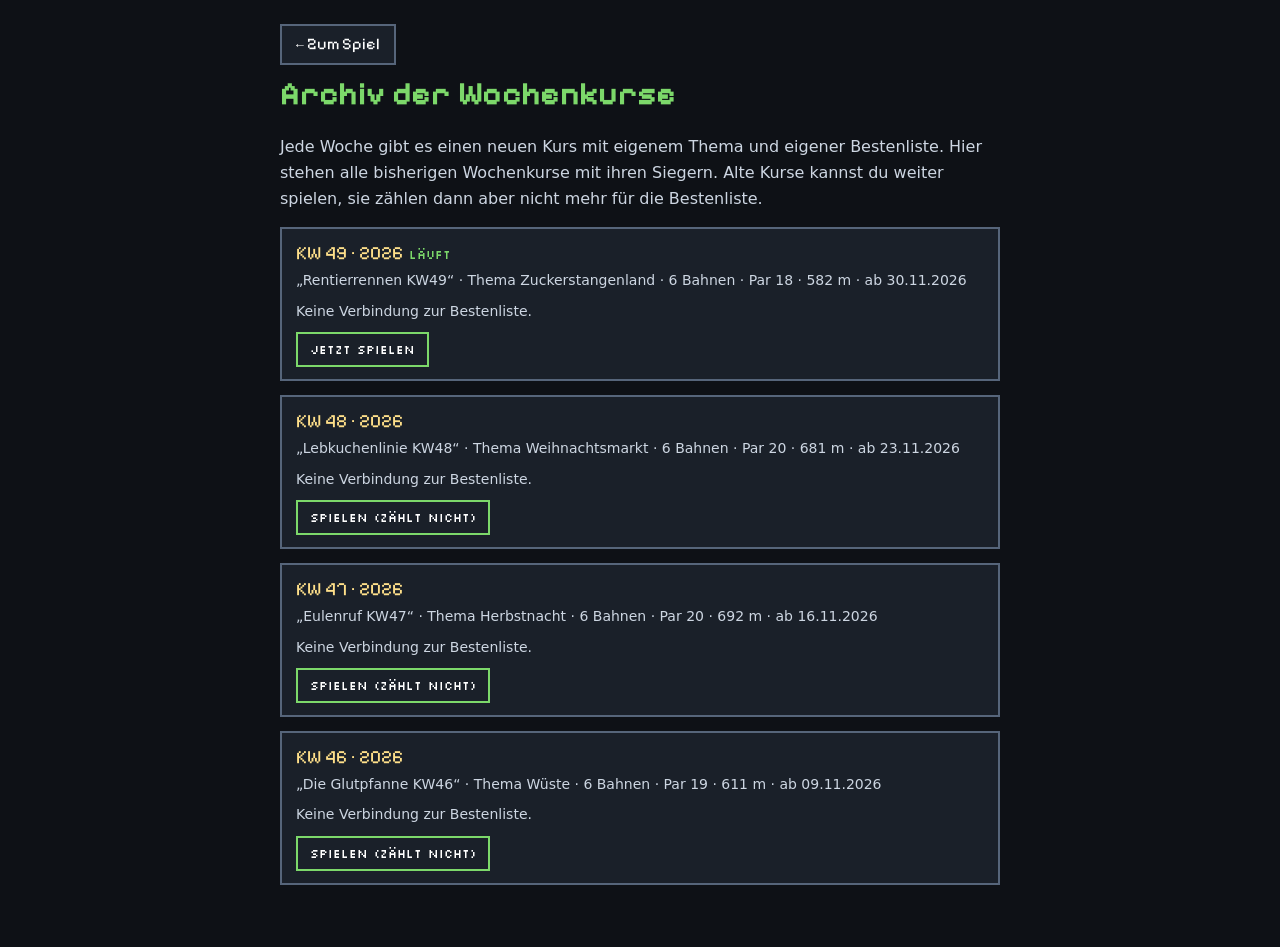
<file: archiv/index.html>
<!DOCTYPE html>
<html lang="de">
<head>
<meta charset="UTF-8">
<meta name="viewport" content="width=device-width, initial-scale=1">
<title>Archiv der Wochenkurse · Boogie Garanten</title>
<link rel="icon" href="../icons/icon-192.png">
<link rel="stylesheet" href="../fonts/schrift.css">
<link rel="stylesheet" href="../rechtliches.css">
<style>
  .woche { border: 2px solid var(--rand); background: var(--panel); padding: 12px 14px; margin: 14px 0; }
  .woche h2 { margin: 0 0 4px; }
  .woche .info { margin: 0 0 8px; font-size: 14px; }
  .sieger { color: #ffe08a; font-family: "Silkscreen", monospace; font-size: 13px; margin: 6px 0; }
  .liste { display: grid; grid-template-columns: auto 12px 1fr auto; gap: 4px 10px; align-items: center; font-size: 14px; color: var(--leise); }
  .liste .punkt { width: 10px; height: 10px; display: inline-block; }
  .liste .wert { text-align: right; color: var(--text); }
  .knopf { display: inline-block; font-family: "Silkscreen", monospace; font-size: 12px; text-decoration: none; border: 2px solid var(--akzent); color: var(--text); padding: 6px 12px; margin-top: 10px; }
  .laeuft { color: var(--akzent); font-size: 12px; font-family: "Silkscreen", monospace; margin-left: 6px; }
</style>
</head>
<body>
<main>
  <a class="zurueck" href="../">← Zum Spiel</a>
  <h1>Archiv der Wochenkurse</h1>
  <p>Jede Woche gibt es einen neuen Kurs mit eigenem Thema und eigener Bestenliste. Hier stehen alle bisherigen Wochenkurse mit ihren Siegern. Alte Kurse kannst du weiter spielen, sie zählen dann aber nicht mehr für die Bestenliste.</p>
  <div id="wochen"><p>Lädt …</p></div>
</main>
<script src="../taschen.js"></script>
<script src="../wochenbahnen.js"></script>
<script>
"use strict";
const SERVER = "https://boogie-garanten-mp.boogiegaranten.workers.dev/bestenliste";
const vorschau = /^\/(dev(?:-graphic)?)(\/|$)/.test(location.pathname) || location.protocol === "file:" || /^(localhost|127\.0\.0\.1)$/.test(location.hostname);
const heute = new Intl.DateTimeFormat("en-CA", { timeZone: "Europe/Berlin" }).format(new Date());
const esc = t => String(t).replace(/[<>&"]/g, c => ({ "<": "&lt;", ">": "&gt;", "&": "&amp;", '"': "&quot;" })[c]);
const datum = t => t.split("-").reverse().join(".");
const plusMinus = d => d === 0 ? "E" : (d > 0 ? "+" : "") + d;
// in der Vorschau auch kommende Wochen; Bestenlisten der Vorschau heißen "vorschau-woche-…"
const wochen = (window.WOCHENBAHNEN || []).filter(e => vorschau || e.ab <= heute).sort((a, b) => a.ab < b.ab ? 1 : -1);
const aktuell = (window.WOCHENBAHNEN || []).filter(e => e.ab <= heute).sort((a, b) => a.ab < b.ab ? 1 : -1)[0];

const ziel = document.getElementById("wochen");
if (!wochen.length) ziel.innerHTML = "<p>Noch kein Wochenkurs.</p>";
else ziel.innerHTML = wochen.map((e, i) => {
  const bahnen = e.bahnen || [e.bahn], kw = e.woche.split("-")[1];
  const m = Math.round(bahnen.reduce((a, b) => a + Math.hypot(b.korb.x - b.abwurf.x, b.korb.y - b.abwurf.y), 0)), par = bahnen.reduce((a, b) => a + b.par, 0);
  const laeuft = e === aktuell ? `<span class="laeuft">läuft</span>` : e.ab > heute ? `<span class="laeuft">ab ${datum(e.ab)}</span>` : "";
  const link = e === aktuell && !vorschau ? "../" : "../?woche=" + encodeURIComponent(e.woche);
  return `<section class="woche">
    <h2>KW ${esc(kw)} · ${esc(e.woche.split("-")[0])}${laeuft}</h2>
    <p class="info">„${esc(e.name || bahnen[0].name)}“ · Thema ${esc(e.thema)} · ${bahnen.length} ${bahnen.length === 1 ? "Bahn" : "Bahnen"} · Par ${par} · ${m} m · ab ${datum(e.ab)}</p>
    <div class="sieger" id="sieger-${i}"></div>
    <div class="liste" id="liste-${i}"><span style="grid-column:1/-1">Lädt …</span></div>
    <a class="knopf" href="${link}">${e === aktuell && !vorschau ? "Jetzt spielen" : "Spielen (zählt nicht)"}</a>
  </section>`;
}).join("");

wochen.forEach(async (e, i) => {
  const liste = document.getElementById("liste-" + i);
  try {
    const r = await fetch(SERVER + "?kurs=" + encodeURIComponent((vorschau ? "vorschau-" : "") + "woche-" + e.woche), { cache: "no-store" });
    if (!r.ok) throw new Error(r.status);
    const d = await r.json();
    if (!d.eintraege.length) { liste.innerHTML = `<span style="grid-column:1/-1">Niemand hat gespielt.</span>`; return; }
    const best = d.eintraege[0];
    const sieger = d.eintraege.filter(x => x.wuerfe === best.wuerfe).map(x => esc(x.name));
    document.getElementById("sieger-" + i).textContent = (e === aktuell ? "Vorne: " : sieger.length > 1 ? "Wochensieger: " : "Wochensieger: ") + sieger.join(" & ").replace(/&amp;/g, "&") + " mit " + best.wuerfe + " (" + plusMinus(best.wuerfe - best.par) + ")";
    liste.innerHTML = d.eintraege.map((x, j) => {
      const sp = (window.SPIELER || []).find(s => s.name === x.name);
      return `<span>${j + 1}.</span><span class="punkt" style="background:${sp ? sp.farbe : "#888"}"></span>
        <span>${esc(x.name)} <small>· ${x.runden} ${x.runden === 1 ? "Runde" : "Runden"}</small></span>
        <span class="wert">${x.wuerfe} (${plusMinus(x.wuerfe - x.par)})</span>`;
    }).join("");
  } catch (err) {
    liste.innerHTML = `<span style="grid-column:1/-1">Keine Verbindung zur Bestenliste.</span>`;
  }
});
</script>
</body>
</html>
</file>
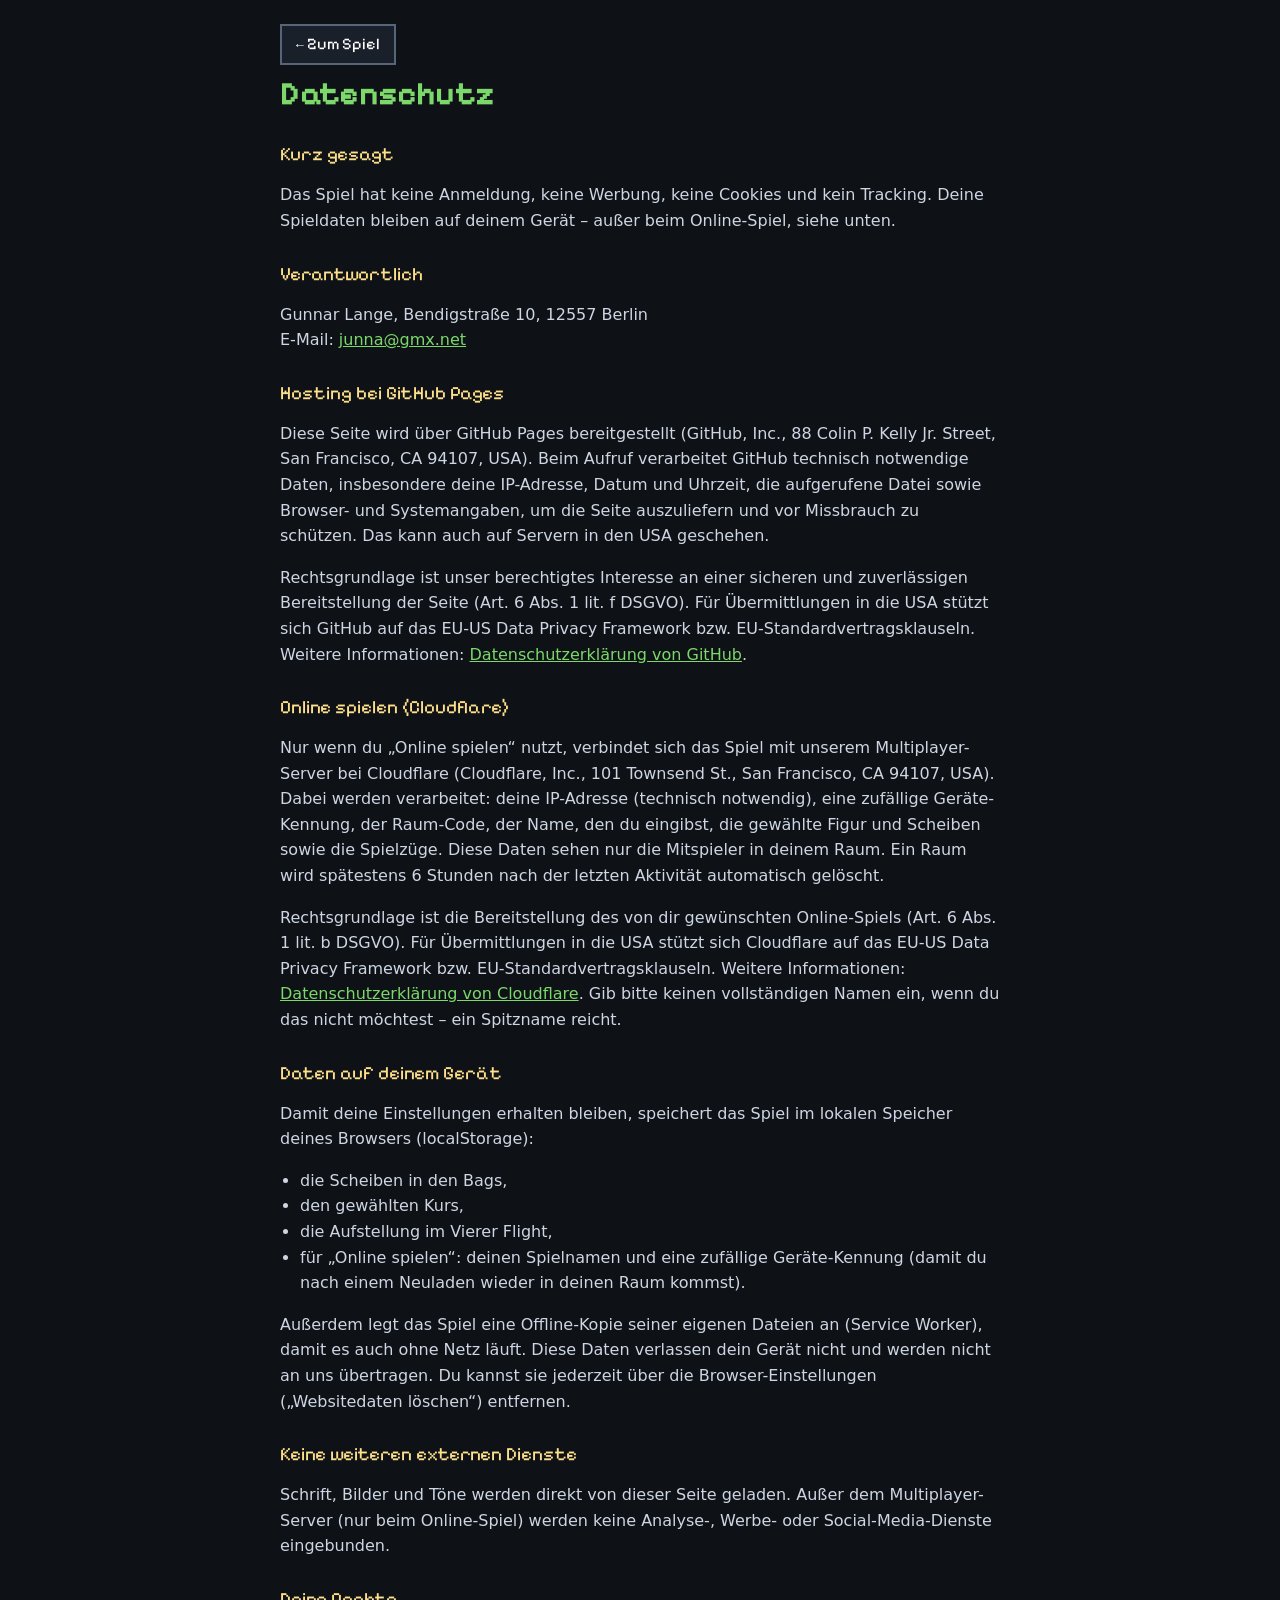
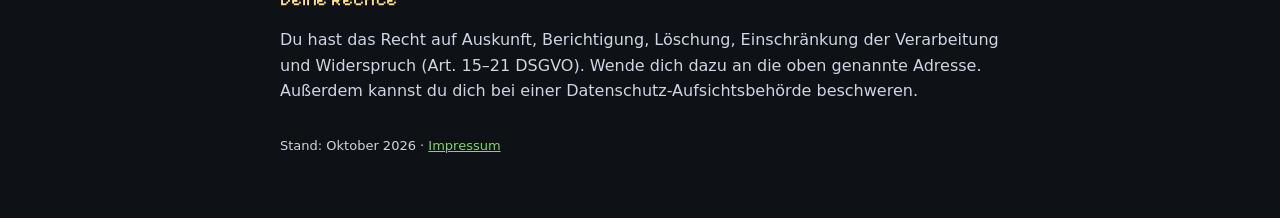
<file: datenschutz.html>
<!DOCTYPE html>
<html lang="de">
<head>
<meta charset="UTF-8">
<meta name="viewport" content="width=device-width, initial-scale=1">
<title>Datenschutz · Boogie Garanten</title>
<meta name="robots" content="noindex">
<link rel="icon" href="icons/icon-192.png">
<link rel="stylesheet" href="fonts/schrift.css">
<link rel="stylesheet" href="rechtliches.css">
</head>
<body>
<main>
  <a class="zurueck" href="./">← Zum Spiel</a>
  <h1>Datenschutz</h1>

  <h2>Kurz gesagt</h2>
  <p>Das Spiel hat keine Anmeldung, keine Werbung, keine Cookies und kein Tracking. Deine Spieldaten bleiben auf deinem Gerät – außer beim Online-Spiel, siehe unten.</p>

  <h2>Verantwortlich</h2>
  <p>
    Gunnar Lange, Bendigstraße 10, 12557 Berlin<br>
    E-Mail: <a href="mailto:junna@gmx.net">junna@gmx.net</a>
  </p>

  <h2>Hosting bei GitHub Pages</h2>
  <p>Diese Seite wird über GitHub Pages bereitgestellt (GitHub, Inc., 88 Colin P. Kelly Jr. Street, San Francisco, CA 94107, USA). Beim Aufruf verarbeitet GitHub technisch notwendige Daten, insbesondere deine IP-Adresse, Datum und Uhrzeit, die aufgerufene Datei sowie Browser- und Systemangaben, um die Seite auszuliefern und vor Missbrauch zu schützen. Das kann auch auf Servern in den USA geschehen.</p>
  <p>Rechtsgrundlage ist unser berechtigtes Interesse an einer sicheren und zuverlässigen Bereitstellung der Seite (Art. 6 Abs. 1 lit. f DSGVO). Für Übermittlungen in die USA stützt sich GitHub auf das EU-US Data Privacy Framework bzw. EU-Standardvertragsklauseln. Weitere Informationen: <a href="https://docs.github.com/de/site-policy/privacy-policies/github-general-privacy-statement" rel="noopener">Datenschutzerklärung von GitHub</a>.</p>

  <h2>Online spielen (Cloudflare)</h2>
  <p>Nur wenn du „Online spielen“ nutzt, verbindet sich das Spiel mit unserem Multiplayer-Server bei Cloudflare (Cloudflare, Inc., 101 Townsend St., San Francisco, CA 94107, USA). Dabei werden verarbeitet: deine IP-Adresse (technisch notwendig), eine zufällige Geräte-Kennung, der Raum-Code, der Name, den du eingibst, die gewählte Figur und Scheiben sowie die Spielzüge. Diese Daten sehen nur die Mitspieler in deinem Raum. Ein Raum wird spätestens 6 Stunden nach der letzten Aktivität automatisch gelöscht.</p>
  <p>Rechtsgrundlage ist die Bereitstellung des von dir gewünschten Online-Spiels (Art. 6 Abs. 1 lit. b DSGVO). Für Übermittlungen in die USA stützt sich Cloudflare auf das EU-US Data Privacy Framework bzw. EU-Standardvertragsklauseln. Weitere Informationen: <a href="https://www.cloudflare.com/de-de/privacypolicy/" rel="noopener">Datenschutzerklärung von Cloudflare</a>. Gib bitte keinen vollständigen Namen ein, wenn du das nicht möchtest – ein Spitzname reicht.</p>

  <h2>Daten auf deinem Gerät</h2>
  <p>Damit deine Einstellungen erhalten bleiben, speichert das Spiel im lokalen Speicher deines Browsers (localStorage):</p>
  <ul>
    <li>die Scheiben in den Bags,</li>
    <li>den gewählten Kurs,</li>
    <li>die Aufstellung im Vierer Flight,</li>
    <li>für „Online spielen“: deinen Spielnamen und eine zufällige Geräte-Kennung (damit du nach einem Neuladen wieder in deinen Raum kommst).</li>
  </ul>
  <p>Außerdem legt das Spiel eine Offline-Kopie seiner eigenen Dateien an (Service Worker), damit es auch ohne Netz läuft. Diese Daten verlassen dein Gerät nicht und werden nicht an uns übertragen. Du kannst sie jederzeit über die Browser-Einstellungen („Websitedaten löschen“) entfernen.</p>

  <h2>Keine weiteren externen Dienste</h2>
  <p>Schrift, Bilder und Töne werden direkt von dieser Seite geladen. Außer dem Multiplayer-Server (nur beim Online-Spiel) werden keine Analyse-, Werbe- oder Social-Media-Dienste eingebunden.</p>

  <h2>Deine Rechte</h2>
  <p>Du hast das Recht auf Auskunft, Berichtigung, Löschung, Einschränkung der Verarbeitung und Widerspruch (Art. 15–21 DSGVO). Wende dich dazu an die oben genannte Adresse. Außerdem kannst du dich bei einer Datenschutz-Aufsichtsbehörde beschweren.</p>

  <p class="klein" style="margin-top:32px">Stand: Oktober 2026 · <a href="impressum.html">Impressum</a></p>
</main>
</body>
</html>
</file>
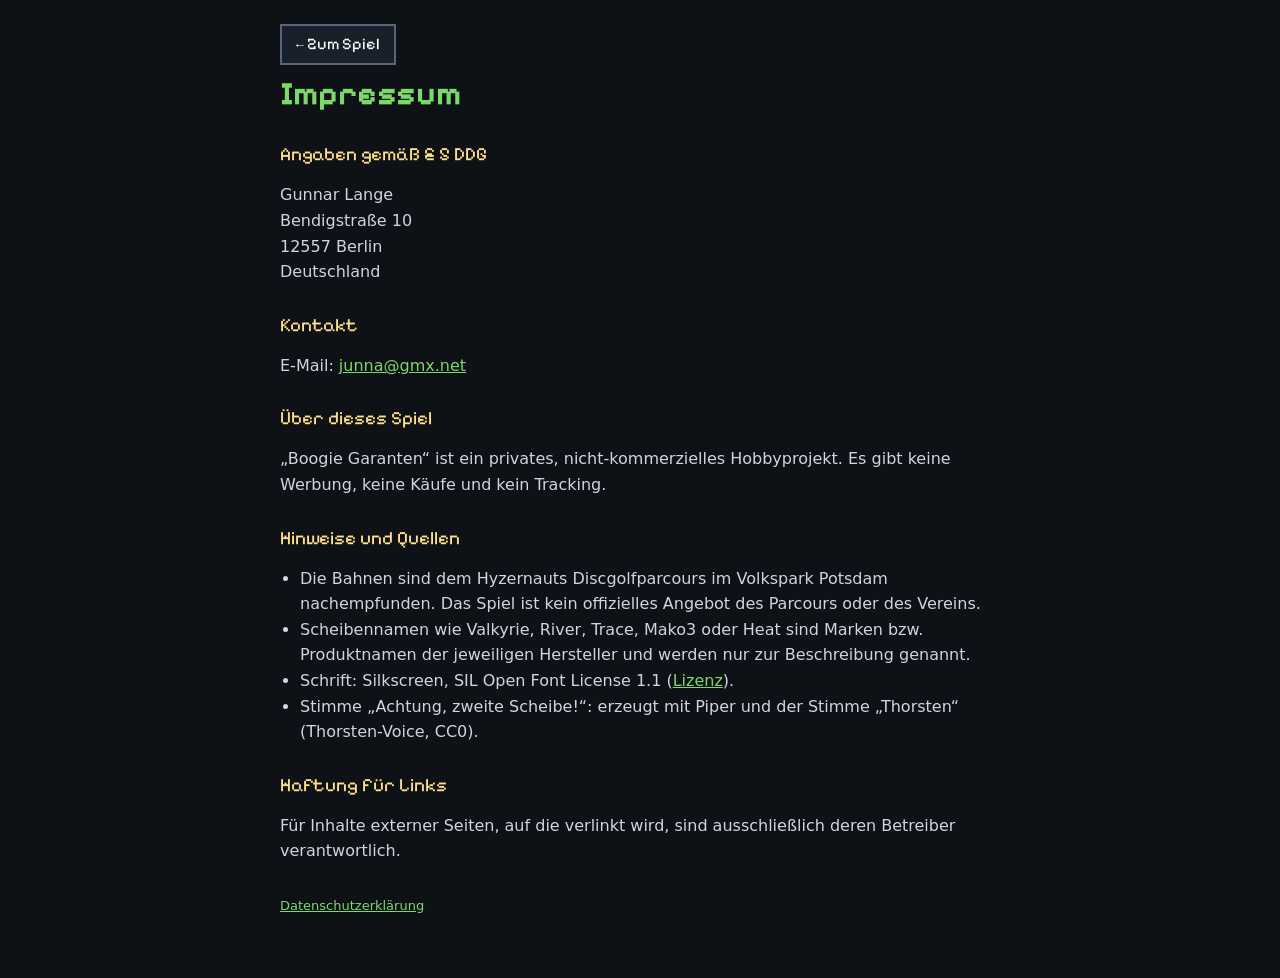
<file: impressum.html>
<!DOCTYPE html>
<html lang="de">
<head>
<meta charset="UTF-8">
<meta name="viewport" content="width=device-width, initial-scale=1">
<title>Impressum · Boogie Garanten</title>
<meta name="robots" content="noindex">
<link rel="icon" href="icons/icon-192.png">
<link rel="stylesheet" href="fonts/schrift.css">
<link rel="stylesheet" href="rechtliches.css">
</head>
<body>
<main>
  <a class="zurueck" href="./">← Zum Spiel</a>
  <h1>Impressum</h1>

  <h2>Angaben gemäß § 5 DDG</h2>
  <p>
    Gunnar Lange<br>
    Bendigstraße 10<br>
    12557 Berlin<br>
    Deutschland
  </p>

  <h2>Kontakt</h2>
  <p>E-Mail: <a href="mailto:junna@gmx.net">junna@gmx.net</a></p>

  <h2>Über dieses Spiel</h2>
  <p>„Boogie Garanten“ ist ein privates, nicht-kommerzielles Hobbyprojekt. Es gibt keine Werbung, keine Käufe und kein Tracking.</p>

  <h2>Hinweise und Quellen</h2>
  <ul>
    <li>Die Bahnen sind dem Hyzernauts Discgolfparcours im Volkspark Potsdam nachempfunden. Das Spiel ist kein offizielles Angebot des Parcours oder des Vereins.</li>
    <li>Scheibennamen wie Valkyrie, River, Trace, Mako3 oder Heat sind Marken bzw. Produktnamen der jeweiligen Hersteller und werden nur zur Beschreibung genannt.</li>
    <li>Schrift: Silkscreen, SIL Open Font License 1.1 (<a href="fonts/OFL.txt">Lizenz</a>).</li>
    <li>Stimme „Achtung, zweite Scheibe!“: erzeugt mit Piper und der Stimme „Thorsten“ (Thorsten-Voice, CC0).</li>
  </ul>

  <h2>Haftung für Links</h2>
  <p>Für Inhalte externer Seiten, auf die verlinkt wird, sind ausschließlich deren Betreiber verantwortlich.</p>

  <p class="klein" style="margin-top:32px"><a href="datenschutz.html">Datenschutzerklärung</a></p>
</main>
</body>
</html>
</file>
<file: fonts/schrift.css>
/* Silkscreen und Pixelify Sans (SIL Open Font License 1.1, siehe OFL.txt) – lokal eingebunden, keine Verbindung zu Google */
@font-face { font-family: "Silkscreen"; font-style: normal; font-weight: 400; font-display: swap; src: url(silkscreen-400.woff2) format("woff2"); }
@font-face { font-family: "Silkscreen"; font-style: normal; font-weight: 700; font-display: swap; src: url(silkscreen-700.woff2) format("woff2"); }
/* Pixelify Sans: Schrift im Spielbild bei hoher Auflösung (feines Raster, 16-Bit-Optik) */
@font-face { font-family: "Pixelify Sans"; font-style: normal; font-weight: 400; font-display: swap; src: url(pixelify-sans-400.woff2) format("woff2"); }
@font-face { font-family: "Pixelify Sans"; font-style: normal; font-weight: 700; font-display: swap; src: url(pixelify-sans-700.woff2) format("woff2"); }
/* Für Menüs und Seiten: dieselbe Schrift 25 % größer – ihre Kleinbuchstaben sind kleiner als die
   Kapitälchen von Silkscreen, so bleiben die vorhandenen Schriftgrößen lesbar */
@font-face { font-family: "Pixelify Menue"; font-style: normal; font-weight: 400; font-display: swap; size-adjust: 125%; src: url(pixelify-sans-400.woff2) format("woff2"); }
@font-face { font-family: "Pixelify Menue"; font-style: normal; font-weight: 700; font-display: swap; size-adjust: 125%; src: url(pixelify-sans-700.woff2) format("woff2"); }
</file>
<file: rechtliches.css>
:root { --bg: #0e1116; --panel: #1a2029; --rand: #56657a; --text: #ffffff; --leise: #cdd6e2; --akzent: #7cd86a; }
* { box-sizing: border-box; }
html, body { margin: 0; background: var(--bg); color: var(--text); }
body { font-family: system-ui, -apple-system, sans-serif; font-size: 16px; line-height: 1.6; padding: 24px 16px 48px; }
main { max-width: 720px; margin: 0 auto; }
h1 { font-family: "Pixelify Menue", "Silkscreen", monospace; color: var(--akzent); font-size: 26px; margin: 8px 0 20px; }
h2 { font-family: "Pixelify Menue", "Silkscreen", monospace; color: #ffe08a; font-size: 15px; font-weight: 400; margin: 28px 0 8px; }
p, li { color: var(--leise); }
ul { padding-left: 20px; }
a { color: var(--akzent); }
.zurueck { display: inline-block; font-family: "Pixelify Menue", "Silkscreen", monospace; font-size: 13px; text-decoration: none; border: 2px solid var(--rand); background: var(--panel); color: var(--text); padding: 8px 14px; }
.luecke { color: #ff8a7a; background: #3a1d1d; padding: 0 4px; }
.klein { font-size: 13px; }
</file>
